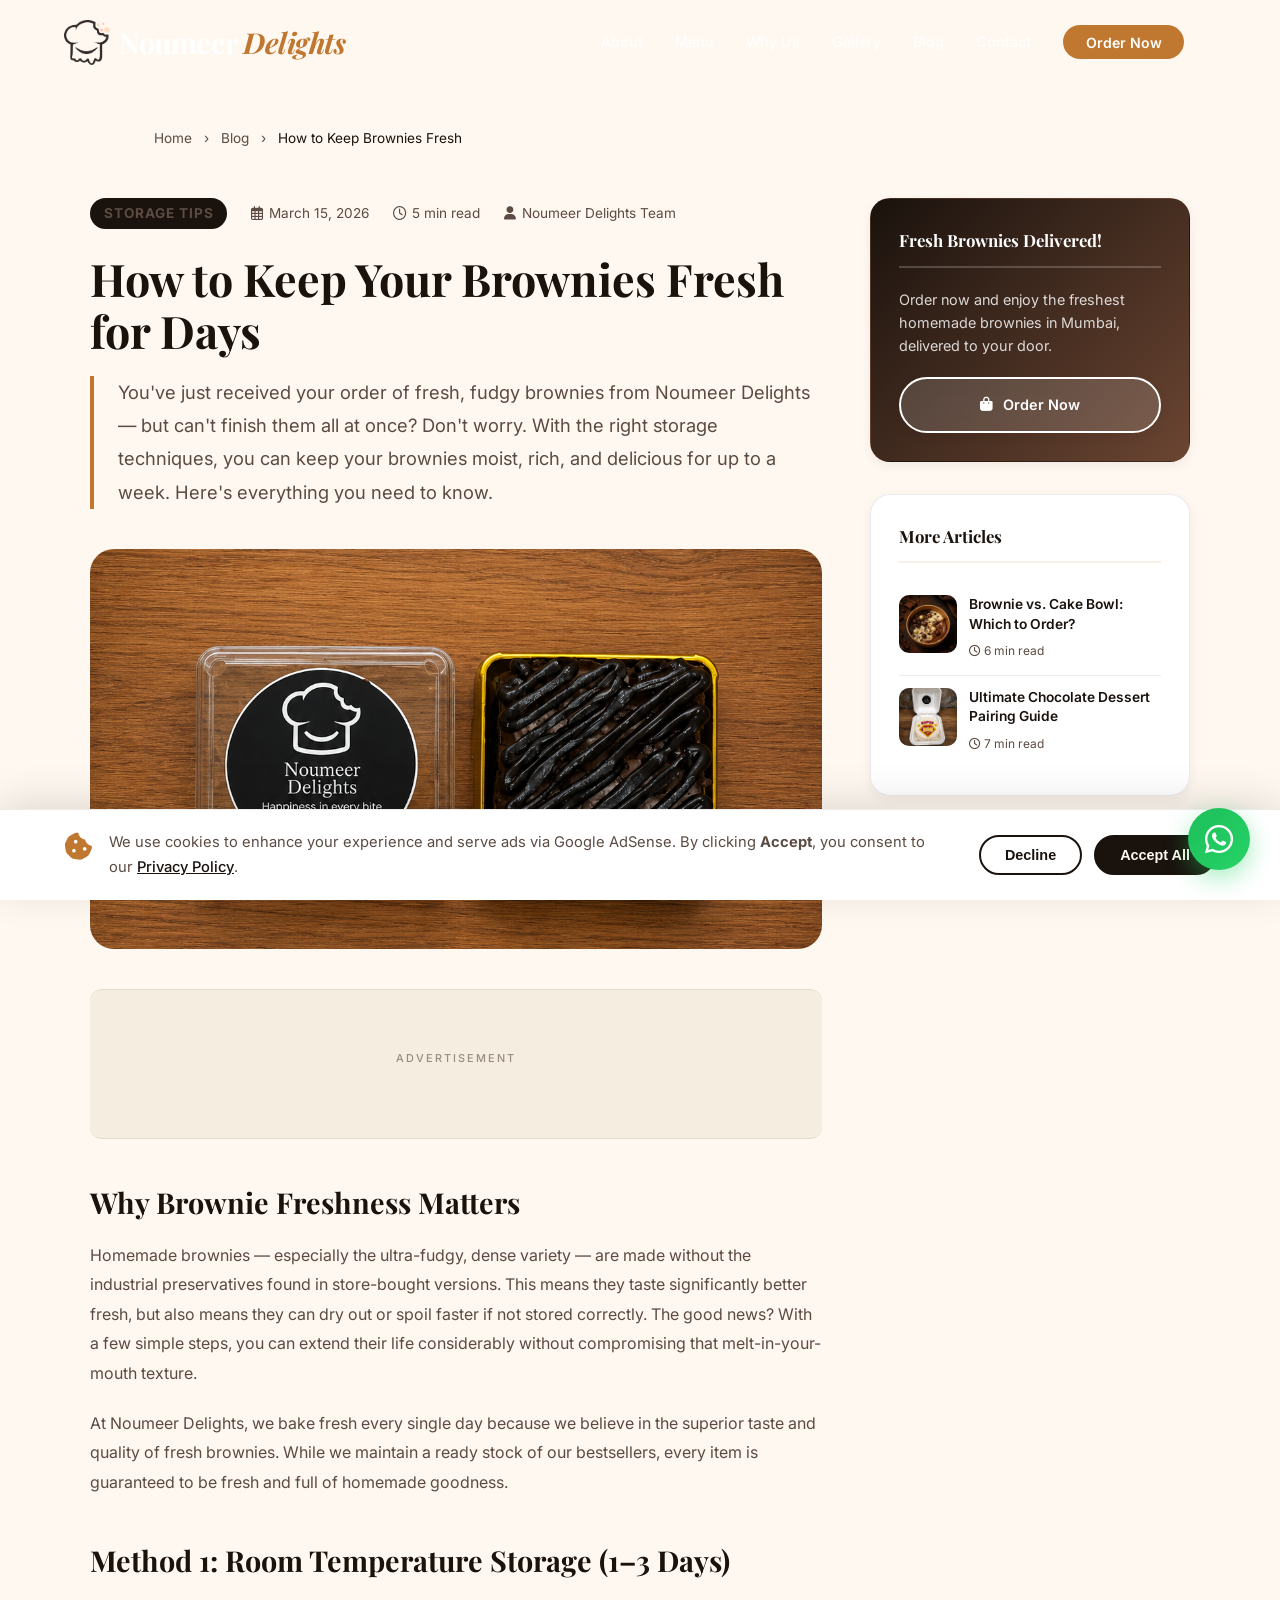
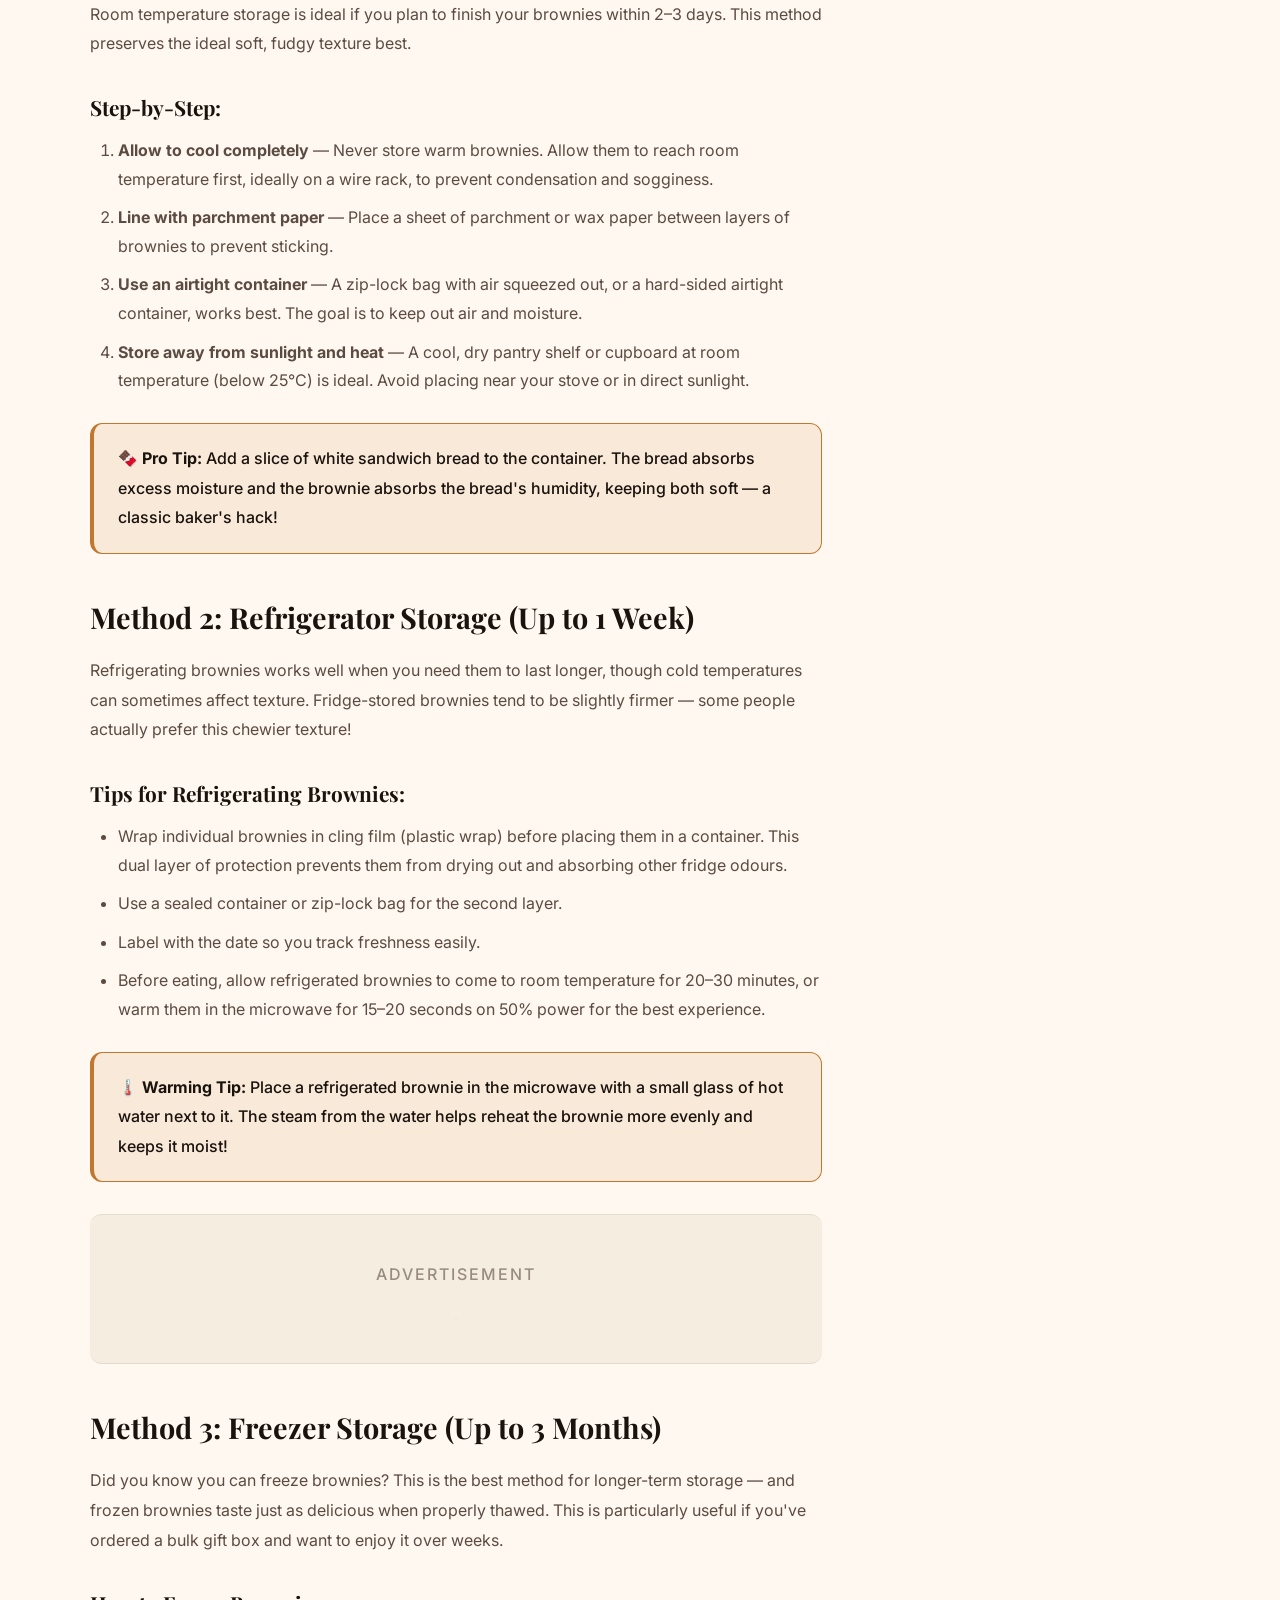
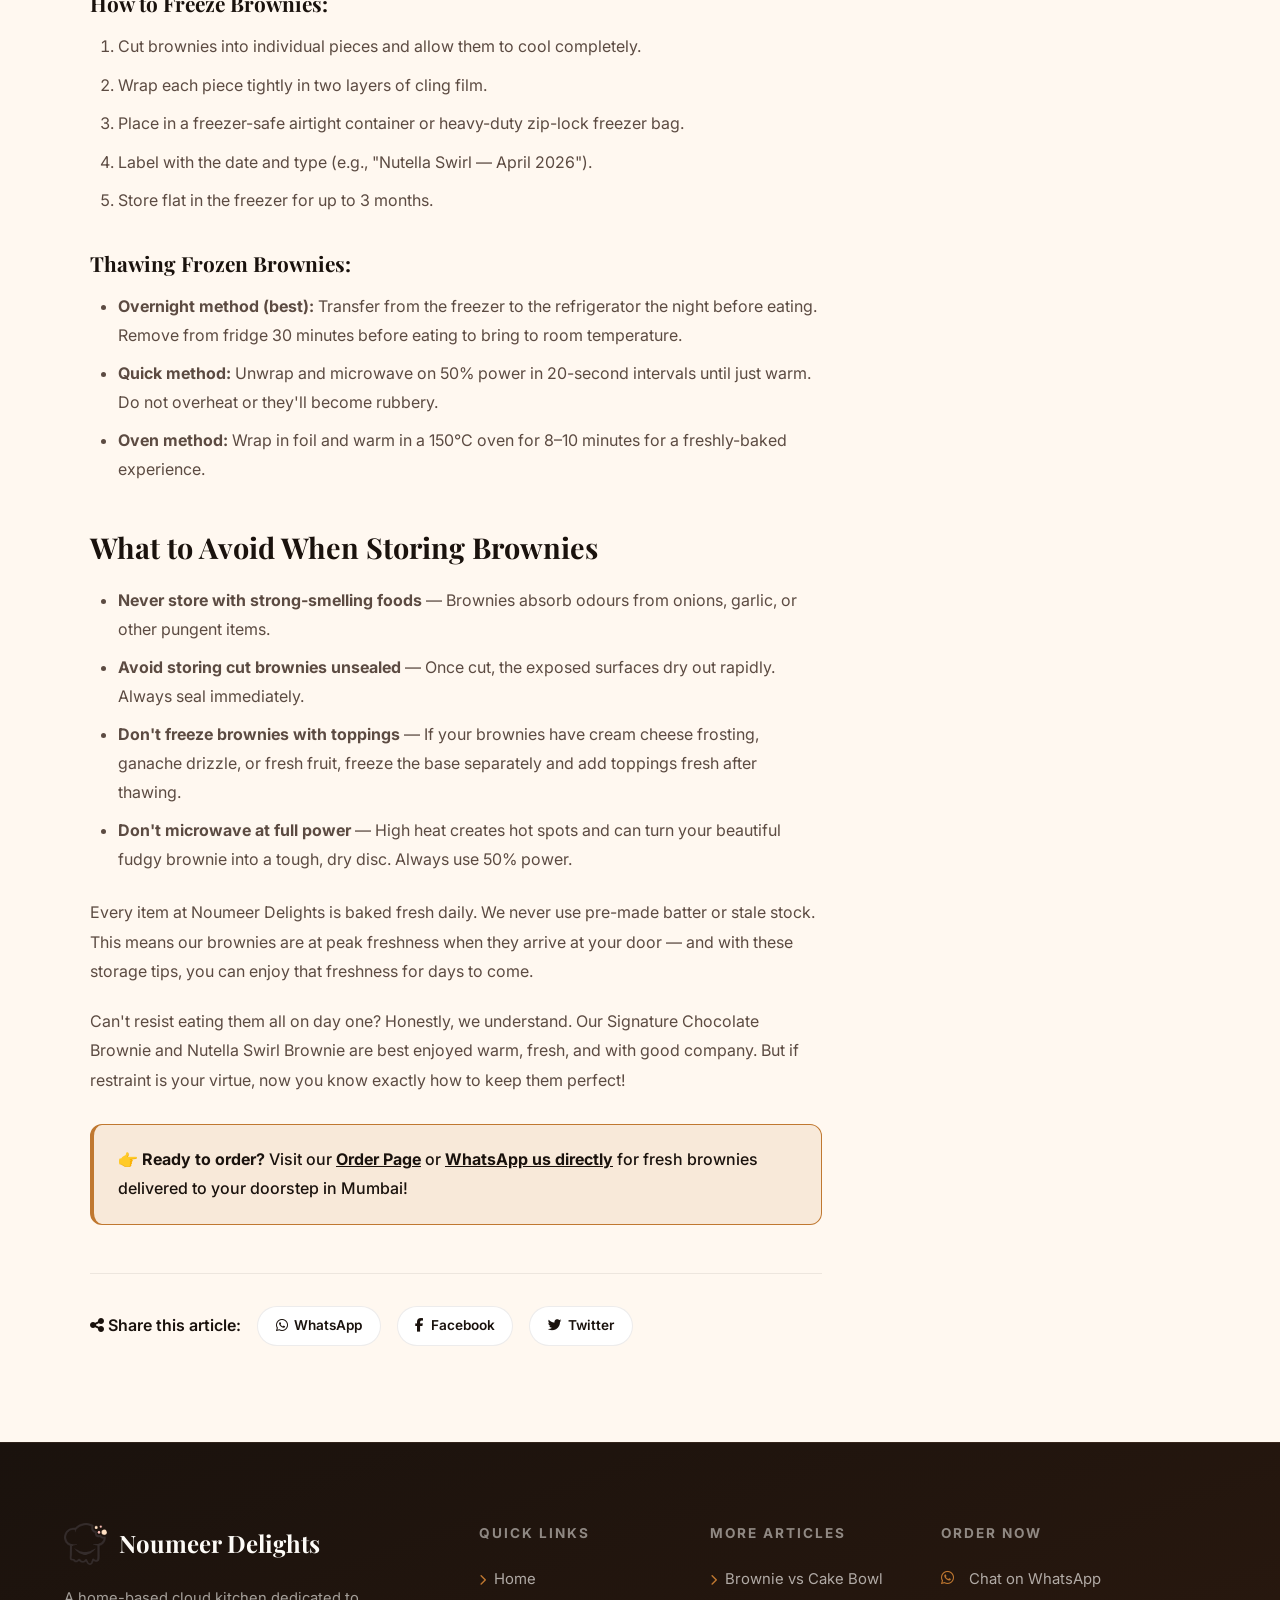
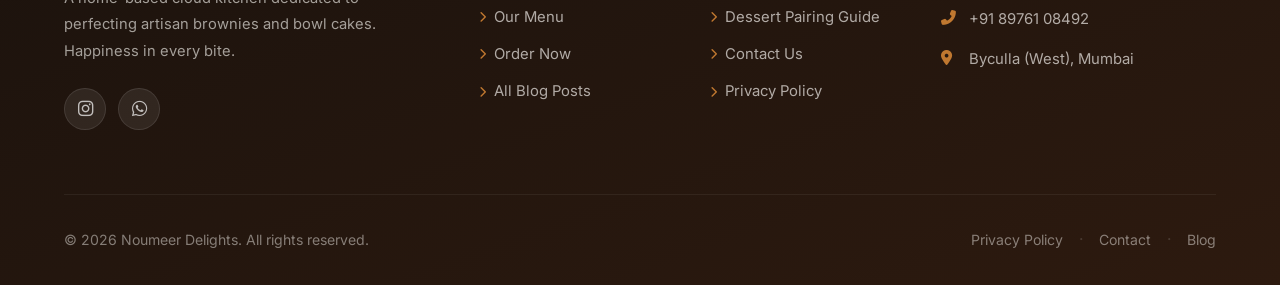
<file: blog-1.html>
<!DOCTYPE html>
<html lang="en">

<head>
  <meta charset="UTF-8">
  <meta name="viewport" content="width=device-width, initial-scale=1.0">
  <title>How to Keep Your Brownies Fresh for Days | Noumeer Delights Blog</title>
  <meta name="description"
    content="Learn the best methods to store homemade brownies and keep them fudgy, moist, and delicious for up to a week. Expert tips from Noumeer Delights, Mumbai's favourite cloud kitchen.">
  <meta name="robots" content="index, follow">
  <link rel="canonical" href="https://www.noumeer.com/blog-1.html">
  <meta name="google-adsense-account" content="ca-pub-XXXXXXXXXXXXXXXX">

  <meta property="og:title" content="How to Keep Your Brownies Fresh for Days — Noumeer Delights">
  <meta property="og:description"
    content="Expert brownie storage tips — room temperature, fridge, and freezer methods to keep your brownies fudgy for up to a week.">
  <meta property="og:type" content="article">
  <meta property="og:url" content="https://www.noumeer.com/blog-1.html">
  <meta property="og:image" content="assets/images/Brownie/Classic.png">

  <link rel="preconnect" href="https://fonts.googleapis.com">
  <link rel="preconnect" href="https://fonts.gstatic.com" crossorigin>
  <link
    href="https://fonts.googleapis.com/css2?family=Inter:wght@300;400;500;600;700;800&family=Playfair+Display:ital,wght@0,400;0,600;0,700;1,400;1,700&display=swap"
    rel="stylesheet">
  <link rel="stylesheet" href="https://cdnjs.cloudflare.com/ajax/libs/font-awesome/6.4.0/css/all.min.css">
  <link rel="stylesheet" href="style.css">

  <style>
    .article-layout {
      display: grid;
      grid-template-columns: 1fr 320px;
      gap: 3rem;
      max-width: 1100px;
      margin: 0 auto;
    }

    .article-content {
      min-width: 0;
    }

    .article-header {
      margin-bottom: 2.5rem;
    }

    .article-meta {
      display: flex;
      align-items: center;
      gap: 1.5rem;
      flex-wrap: wrap;
      margin-bottom: 1.5rem;
    }

    .article-meta span {
      font-size: 0.85rem;
      color: var(--text-muted);
      display: flex;
      align-items: center;
      gap: 0.35rem;
    }

    .article-header h1 {
      font-size: 2.8rem;
      line-height: 1.15;
      margin-bottom: 1.25rem;
    }

    .article-lead {
      font-size: 1.15rem;
      color: var(--text-muted);
      line-height: 1.8;
      border-left: 4px solid var(--accent);
      padding-left: 1.5rem;
      margin-bottom: 2rem;
    }

    .article-hero-img {
      width: 100%;
      height: 400px;
      object-fit: cover;
      border-radius: 24px;
      margin-bottom: 2.5rem;
    }

    .article-body h2 {
      font-size: 1.8rem;
      margin: 2.5rem 0 1rem;
      color: var(--primary);
    }

    .article-body h3 {
      font-size: 1.3rem;
      margin: 2rem 0 0.75rem;
      color: var(--primary);
    }

    .article-body p {
      font-size: 1rem;
      color: var(--text-muted);
      line-height: 1.85;
      margin-bottom: 1.25rem;
    }

    .article-body ul,
    .article-body ol {
      padding-left: 1.75rem;
      margin-bottom: 1.5rem;
    }

    .article-body li {
      font-size: 1rem;
      color: var(--text-muted);
      line-height: 1.8;
      margin-bottom: 0.6rem;
    }

    .article-body ul {
      list-style: disc;
    }

    .article-body ol {
      list-style: decimal;
    }

    .tip-box {
      background: var(--accent-muted);
      border: 1px solid var(--accent);
      border-left: 4px solid var(--accent);
      border-radius: 12px;
      padding: 1.25rem 1.5rem;
      margin: 1.75rem 0;
    }

    .tip-box p {
      margin: 0;
      color: var(--primary);
      font-weight: 500;
    }

    .tip-box p strong {
      color: var(--primary);
    }

    .share-section {
      margin-top: 3rem;
      padding-top: 2rem;
      border-top: 1px solid var(--border);
      display: flex;
      align-items: center;
      gap: 1rem;
      flex-wrap: wrap;
    }

    .share-section p {
      font-weight: 600;
      color: var(--primary);
      margin: 0;
    }

    .share-btn {
      display: inline-flex;
      align-items: center;
      gap: 0.4rem;
      padding: 0.5rem 1.1rem;
      border-radius: 50px;
      font-size: 0.85rem;
      font-weight: 600;
      transition: all var(--transition);
      border: 1px solid var(--border);
      background: var(--card-bg);
      color: var(--text-main);
    }

    .share-btn:hover {
      background: var(--primary);
      color: var(--bg-color);
      border-color: var(--primary);
    }

    /* Sidebar */
    .blog-article-sidebar {
      position: sticky;
      top: 120px;
      display: flex;
      flex-direction: column;
      gap: 2rem;
    }

    .sidebar-card {
      background: var(--card-bg);
      border: 1px solid var(--border);
      border-radius: 20px;
      padding: 1.75rem;
      box-shadow: var(--shadow-sm);
    }

    .sidebar-card h3 {
      font-size: 1.05rem;
      margin-bottom: 1.25rem;
      padding-bottom: 0.75rem;
      border-bottom: 2px solid var(--accent-muted);
    }

    .sidebar-post {
      display: flex;
      gap: 0.75rem;
      align-items: flex-start;
      padding: 0.75rem 0;
      border-bottom: 1px solid var(--border);
    }

    .sidebar-post:last-child {
      border-bottom: none;
    }

    .sidebar-post img {
      width: 58px;
      height: 58px;
      object-fit: cover;
      border-radius: 10px;
      flex-shrink: 0;
    }

    .sidebar-post-text a {
      font-size: 0.86rem;
      font-weight: 600;
      color: var(--primary);
      line-height: 1.4;
      display: block;
      margin-bottom: 0.2rem;
    }

    .sidebar-post-text span {
      font-size: 0.75rem;
      color: var(--text-muted);
    }

    @media (max-width: 900px) {
      .article-layout {
        grid-template-columns: 1fr;
      }

      .blog-article-sidebar {
        position: static;
      }

      .article-header h1 {
        font-size: 2rem;
      }

      .article-hero-img {
        height: 240px;
      }
    }
  </style>
</head>

<body>
  <div id="scroll-progress"></div>

  <div id="cookie-banner" class="cookie-banner" role="dialog" aria-label="Cookie consent">
    <div class="cookie-inner">
      <div class="cookie-text">
        <i class="fas fa-cookie-bite cookie-icon"></i>
        <p>We use cookies to enhance your experience and serve ads via Google AdSense. By clicking
          <strong>Accept</strong>, you consent to our <a href="privacy.html">Privacy Policy</a>.</p>
      </div>
      <div class="cookie-actions">
        <button id="cookie-decline" class="cookie-btn cookie-btn--outline">Decline</button>
        <button id="cookie-accept" class="cookie-btn cookie-btn--primary">Accept All</button>
      </div>
    </div>
  </div>

  <!-- Header -->
  <header class="header" id="main-header">
    <a href="index.html" class="brand-logo">
      <img src="assets/images/logo.png" alt="Noumeer Delights Logo" class="logo-img"
        onerror="this.src='assets/images/logo.png'">
      <span class="brand-name">Noumeer <em>Delights</em></span>
    </a>
    <div class="header-right">
      <ul class="nav-links" id="nav-links">
        <li><a href="index.html#about">About</a></li>
        <li><a href="index.html#menu">Menu</a></li>
        <li><a href="index.html#why-us">Why Us</a></li>
        <li><a href="index.html#gallery">Gallery</a></li>
        <li><a href="blog.html">Blog</a></li>
        <li><a href="contact.html">Contact</a></li>
        <li><a href="index.html#order" class="nav-cta-btn">Order Now</a></li>
      </ul>
      <div class="header-controls">
        <div class="menu-toggle" id="mobile-menu" aria-label="Toggle mobile menu">
          <span></span><span></span><span></span>
        </div>
      </div>
    </div>
  </header>
  <div class="nav-backdrop" id="nav-backdrop"></div>

  <!-- Breadcrumb -->
  <nav style="padding: 8rem 5% 1rem; max-width: 1100px; margin: 0 auto; font-size: 0.85rem; color: var(--text-muted);"
    aria-label="Breadcrumb">
    <a href="index.html" style="color: var(--text-muted);">Home</a>
    <span style="margin: 0 0.5rem;">›</span>
    <a href="blog.html" style="color: var(--text-muted);">Blog</a>
    <span style="margin: 0 0.5rem;">›</span>
    <span style="color: var(--primary);">How to Keep Brownies Fresh</span>
  </nav>

  <!-- Article -->
  <section class="section" style="padding-top: 2rem; padding-bottom: 6rem;">
    <div class="article-layout">

      <!-- Main Content -->
      <article class="article-content">
        <div class="article-header">
          <div class="article-meta">
            <span class="blog-tag" style="position: static;">Storage Tips</span>
            <span><i class="far fa-calendar-alt"></i> March 15, 2026</span>
            <span><i class="far fa-clock"></i> 5 min read</span>
            <span><i class="fas fa-user"></i> Noumeer Delights Team</span>
          </div>
          <h1>How to Keep Your Brownies Fresh for Days</h1>
          <p class="article-lead">You've just received your order of fresh, fudgy brownies from Noumeer Delights — but
            can't finish them all at once? Don't worry. With the right storage techniques, you can keep your brownies
            moist, rich, and delicious for up to a week. Here's everything you need to know.</p>
        </div>

        <img src="assets/images/Brownie/Classic.png" alt="Stack of fresh Noumeer Delights chocolate brownies"
          class="article-hero-img" loading="eager">

        <!-- Ad Slot 1 -->
        <div class="ad-container ad-content" style="border-radius: 12px; margin: 0 0 2rem;">
          <p class="ad-label">Advertisement</p>
          <ins class="adsbygoogle" style="display:block; text-align:center;" data-ad-layout="in-article"
            data-ad-format="fluid" data-ad-client="ca-pub-XXXXXXXXXXXXXXXX" data-ad-slot="XXXXXXXXXX">
          </ins>
        </div>

        <div class="article-body">
          <h2>Why Brownie Freshness Matters</h2>
          <p>Homemade brownies — especially the ultra-fudgy, dense variety — are made without the industrial
            preservatives found in store-bought versions. This means they taste significantly better fresh, but also
            means they can dry out or spoil faster if not stored correctly. The good news? With a few simple steps, you
            can extend their life considerably without compromising that melt-in-your-mouth texture.</p>

          <p>At Noumeer Delights, we bake fresh every single day because we believe in the superior taste and
            quality of fresh brownies. While we maintain a ready stock of our bestsellers, every item is guaranteed to be fresh and full of homemade goodness.</p>

          <h2>Method 1: Room Temperature Storage (1–3 Days)</h2>
          <p>Room temperature storage is ideal if you plan to finish your brownies within 2–3 days. This method
            preserves the ideal soft, fudgy texture best.</p>

          <h3>Step-by-Step:</h3>
          <ol>
            <li><strong>Allow to cool completely</strong> — Never store warm brownies. Allow them to reach room
              temperature first, ideally on a wire rack, to prevent condensation and sogginess.</li>
            <li><strong>Line with parchment paper</strong> — Place a sheet of parchment or wax paper between layers of
              brownies to prevent sticking.</li>
            <li><strong>Use an airtight container</strong> — A zip-lock bag with air squeezed out, or a hard-sided
              airtight container, works best. The goal is to keep out air and moisture.</li>
            <li><strong>Store away from sunlight and heat</strong> — A cool, dry pantry shelf or cupboard at room
              temperature (below 25°C) is ideal. Avoid placing near your stove or in direct sunlight.</li>
          </ol>

          <div class="tip-box">
            <p><strong>🍫 Pro Tip:</strong> Add a slice of white sandwich bread to the container. The bread absorbs
              excess moisture and the brownie absorbs the bread's humidity, keeping both soft — a classic baker's hack!
            </p>
          </div>

          <h2>Method 2: Refrigerator Storage (Up to 1 Week)</h2>
          <p>Refrigerating brownies works well when you need them to last longer, though cold temperatures can sometimes
            affect texture. Fridge-stored brownies tend to be slightly firmer — some people actually prefer this chewier
            texture!</p>

          <h3>Tips for Refrigerating Brownies:</h3>
          <ul>
            <li>Wrap individual brownies in cling film (plastic wrap) before placing them in a container. This dual
              layer of protection prevents them from drying out and absorbing other fridge odours.</li>
            <li>Use a sealed container or zip-lock bag for the second layer.</li>
            <li>Label with the date so you track freshness easily.</li>
            <li>Before eating, allow refrigerated brownies to come to room temperature for 20–30 minutes, or warm them
              in the microwave for 15–20 seconds on 50% power for the best experience.</li>
          </ul>

          <div class="tip-box">
            <p><strong>🌡️ Warming Tip:</strong> Place a refrigerated brownie in the microwave with a small glass of hot
              water next to it. The steam from the water helps reheat the brownie more evenly and keeps it moist!</p>
          </div>

          <!-- Mid-article Ad -->
          <div class="ad-container ad-content" style="border-radius: 12px; margin: 2rem 0;">
            <p class="ad-label">Advertisement</p>
            <ins class="adsbygoogle" style="display:block; text-align:center;" data-ad-layout="in-article"
              data-ad-format="fluid" data-ad-client="ca-pub-XXXXXXXXXXXXXXXX" data-ad-slot="XXXXXXXXXX">
            </ins>
          </div>

          <h2>Method 3: Freezer Storage (Up to 3 Months)</h2>
          <p>Did you know you can freeze brownies? This is the best method for longer-term storage — and frozen brownies
            taste just as delicious when properly thawed. This is particularly useful if you've ordered a bulk gift box
            and want to enjoy it over weeks.</p>

          <h3>How to Freeze Brownies:</h3>
          <ol>
            <li>Cut brownies into individual pieces and allow them to cool completely.</li>
            <li>Wrap each piece tightly in two layers of cling film.</li>
            <li>Place in a freezer-safe airtight container or heavy-duty zip-lock freezer bag.</li>
            <li>Label with the date and type (e.g., "Nutella Swirl — April 2026").</li>
            <li>Store flat in the freezer for up to 3 months.</li>
          </ol>

          <h3>Thawing Frozen Brownies:</h3>
          <ul>
            <li><strong>Overnight method (best):</strong> Transfer from the freezer to the refrigerator the night before
              eating. Remove from fridge 30 minutes before eating to bring to room temperature.</li>
            <li><strong>Quick method:</strong> Unwrap and microwave on 50% power in 20-second intervals until just warm.
              Do not overheat or they'll become rubbery.</li>
            <li><strong>Oven method:</strong> Wrap in foil and warm in a 150°C oven for 8–10 minutes for a freshly-baked
              experience.</li>
          </ul>

          <h2>What to Avoid When Storing Brownies</h2>
          <ul>
            <li><strong>Never store with strong-smelling foods</strong> — Brownies absorb odours from onions, garlic, or
              other pungent items.</li>
            <li><strong>Avoid storing cut brownies unsealed</strong> — Once cut, the exposed surfaces dry out rapidly.
              Always seal immediately.</li>
            <li><strong>Don't freeze brownies with toppings</strong> — If your brownies have cream cheese frosting,
              ganache drizzle, or fresh fruit, freeze the base separately and add toppings fresh after thawing.</li>
            <li><strong>Don't microwave at full power</strong> — High heat creates hot spots and can turn your beautiful
              fudgy brownie into a tough, dry disc. Always use 50% power.</li>
          </ul>

          <p>Every item at Noumeer Delights is baked fresh daily. We never use pre-made batter or stale
            stock. This means our brownies are at peak freshness when they arrive at your door — and with these
            storage tips, you can enjoy that freshness for days to come.</p>

          <p>Can't resist eating them all on day one? Honestly, we understand. Our Signature Chocolate Brownie and
            Nutella Swirl Brownie are best enjoyed warm, fresh, and with good company. But if restraint is your virtue,
            now you know exactly how to keep them perfect!</p>

          <div class="tip-box">
            <p><strong>👉 Ready to order?</strong> Visit our <a href="index.html#order"
                style="color: var(--primary); font-weight: 700; text-decoration: underline;">Order Page</a> or <a
                href="https://wa.me/918976108492"
                style="color: var(--primary); font-weight: 700; text-decoration: underline;" target="_blank"
                rel="noopener">WhatsApp us directly</a> for fresh brownies delivered to your doorstep in Mumbai!</p>
          </div>

          <!-- Share -->
          <div class="share-section">
            <p><i class="fas fa-share-alt"></i> Share this article:</p>
            <a href="https://wa.me/?text=Check%20out%20this%20helpful%20brownie%20storage%20guide%20from%20Noumeer%20Delights!%20https%3A%2F%2Fwww.noumeer.com%2Fblog-1.html"
              target="_blank" rel="noopener" class="share-btn"><i class="fab fa-whatsapp"></i> WhatsApp</a>
            <a href="https://www.facebook.com/sharer/sharer.php?u=https://www.noumeer.com/blog-1.html" target="_blank"
              rel="noopener" class="share-btn"><i class="fab fa-facebook-f"></i> Facebook</a>
            <a href="https://twitter.com/intent/tweet?text=How%20to%20Keep%20Brownies%20Fresh%20for%20Days%20-%20Great%20tips%20from%20%40noumeerdelights!%20https://www.noumeer.com/blog-1.html"
              target="_blank" rel="noopener" class="share-btn"><i class="fab fa-twitter"></i> Twitter</a>
          </div>
        </div>
      </article>

      <!-- Sidebar -->
      <aside class="blog-article-sidebar">
        <div class="sidebar-card"
          style="background: linear-gradient(135deg, var(--primary), #6B4532); border-color: transparent;">
          <h3 style="color: #fff; border-color: rgba(255,255,255,0.2);">Fresh Brownies Delivered!</h3>
          <p style="color: rgba(255,255,255,0.82); font-size: 0.9rem; margin-bottom: 1.25rem;">Order now and enjoy the
            freshest homemade brownies in Mumbai, delivered to your door.</p>
          <a href="index.html#order" class="btn btn-ghost"
            style="width: 100%; justify-content: center; border-color: #fff; color: #fff; font-size: 0.9rem;">
            <i class="fas fa-shopping-bag"></i> Order Now
          </a>
        </div>

        <div class="sidebar-card">
          <h3>More Articles</h3>
          <div class="sidebar-post">
            <img src="assets/images/Bowl Cake/Chocolate Overloaded.jpeg" alt="Brownie vs Cake Bowl" loading="lazy">
            <div class="sidebar-post-text">
              <a href="blog-2.html">Brownie vs. Cake Bowl: Which to Order?</a>
              <span><i class="far fa-clock"></i> 6 min read</span>
            </div>
          </div>
          <div class="sidebar-post">
            <img src="assets/images/Bento/Bento2.png" alt="Chocolate Dessert Pairing Guide" loading="lazy">
            <div class="sidebar-post-text">
              <a href="blog-3.html">Ultimate Chocolate Dessert Pairing Guide</a>
              <span><i class="far fa-clock"></i> 7 min read</span>
            </div>
          </div>
        </div>

        <div class="sidebar-card" style="padding: 1rem; text-align: center;">
          <p class="ad-label">Advertisement</p>
          <ins class="adsbygoogle" style="display:block" data-ad-client="ca-pub-XXXXXXXXXXXXXXXX"
            data-ad-slot="XXXXXXXXXX" data-ad-format="auto" data-full-width-responsive="true">
          </ins>
        </div>
      </aside>
    </div>
  </section>

  <!-- Footer -->
  <footer class="footer">
    <div class="footer-container">
      <div class="footer__top">
        <div class="footer-col footer-col--brand">
          <div class="footer__brand">
            <img src="assets/images/logo.png" alt="Noumeer Delights Logo" class="footer__logo"
              onerror="this.src='assets/images/logo.png'">
            <h4>Noumeer Delights</h4>
          </div>
          <p class="footer__about">A home-based cloud kitchen dedicated to perfecting artisan brownies and bowl cakes.
            Happiness in every bite.</p>
          <div class="footer__socials">
            <a href="https://www.instagram.com/noumeer_delights/" target="_blank" rel="noopener noreferrer"
              aria-label="Instagram"><i class="fab fa-instagram"></i></a>
            <a href="https://wa.me/918976108492" target="_blank" rel="noopener noreferrer" aria-label="WhatsApp"><i
                class="fab fa-whatsapp"></i></a>
          </div>
        </div>
        <div class="footer-col">
          <h4 class="footer__heading">Quick Links</h4>
          <ul class="footer__links">
            <li><a href="index.html"><i class="fas fa-chevron-right"></i> Home</a></li>
            <li><a href="index.html#menu"><i class="fas fa-chevron-right"></i> Our Menu</a></li>
            <li><a href="index.html#order"><i class="fas fa-chevron-right"></i> Order Now</a></li>
            <li><a href="blog.html"><i class="fas fa-chevron-right"></i> All Blog Posts</a></li>
          </ul>
        </div>
        <div class="footer-col">
          <h4 class="footer__heading">More Articles</h4>
          <ul class="footer__links">
            <li><a href="blog-2.html"><i class="fas fa-chevron-right"></i> Brownie vs Cake Bowl</a></li>
            <li><a href="blog-3.html"><i class="fas fa-chevron-right"></i> Dessert Pairing Guide</a></li>
            <li><a href="contact.html"><i class="fas fa-chevron-right"></i> Contact Us</a></li>
            <li><a href="privacy.html"><i class="fas fa-chevron-right"></i> Privacy Policy</a></li>
          </ul>
        </div>
        <div class="footer-col">
          <h4 class="footer__heading">Order Now</h4>
          <ul class="footer__contact-list">
            <li><i class="fab fa-whatsapp"></i><a href="https://wa.me/918976108492" target="_blank" rel="noopener">Chat
                on WhatsApp</a></li>
            <li><i class="fas fa-phone-alt"></i><a href="tel:+918976108492">+91 89761 08492</a></li>
            <li><i class="fas fa-map-marker-alt"></i><span>Byculla (West), Mumbai</span></li>
          </ul>
        </div>
      </div>
      <div class="footer__bottom">
        <p class="footer__copy">© 2026 Noumeer Delights. All rights reserved.</p>
        <div class="footer__legal">
          <a href="privacy.html">Privacy Policy</a><span>·</span>
          <a href="contact.html">Contact</a><span>·</span>
          <a href="blog.html">Blog</a>
        </div>
      </div>
    </div>
  </footer>

  <a href="https://wa.me/918976108492" class="whatsapp-float" target="_blank" rel="noopener noreferrer"
    title="Chat with us on WhatsApp" aria-label="WhatsApp">
    <i class="fab fa-whatsapp"></i>
    <span class="whatsapp-tooltip">Order Now!</span>
  </a>

  <script src="script.js"></script>
</body>

</html>
</file>
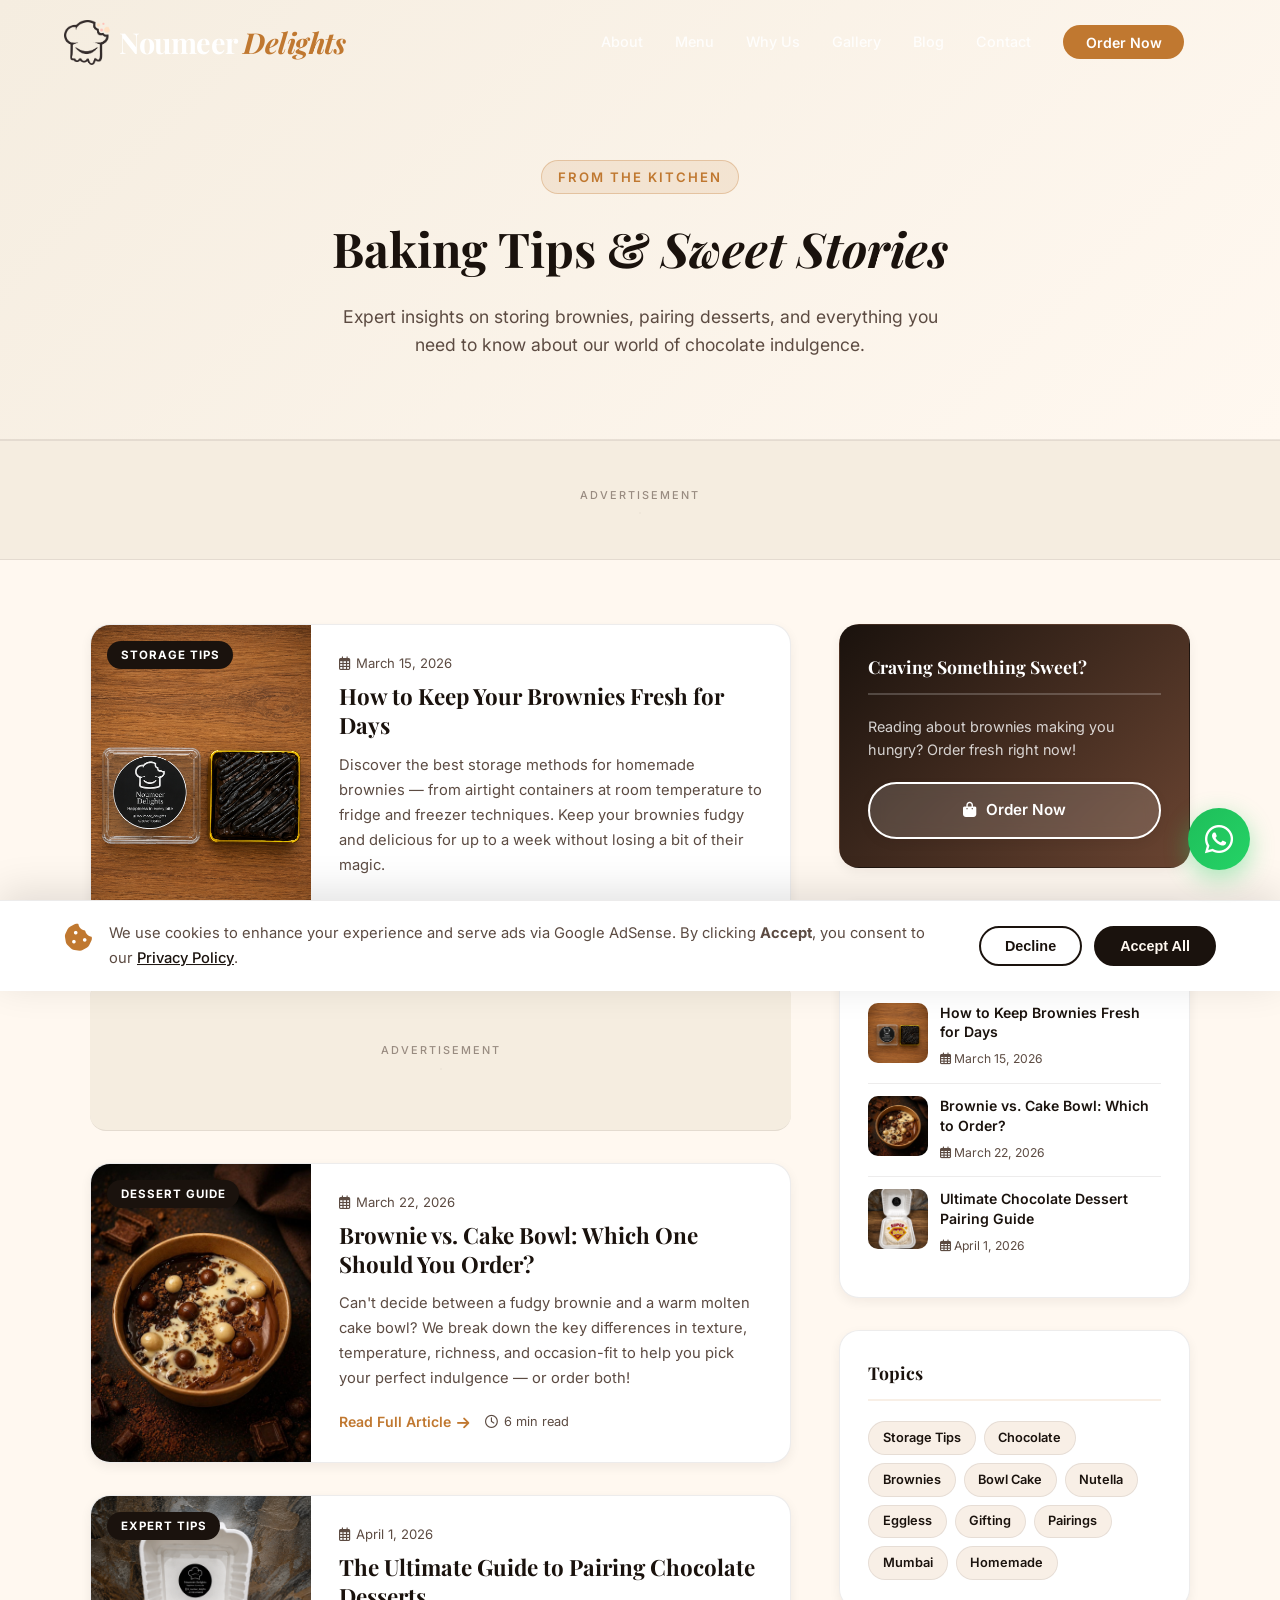
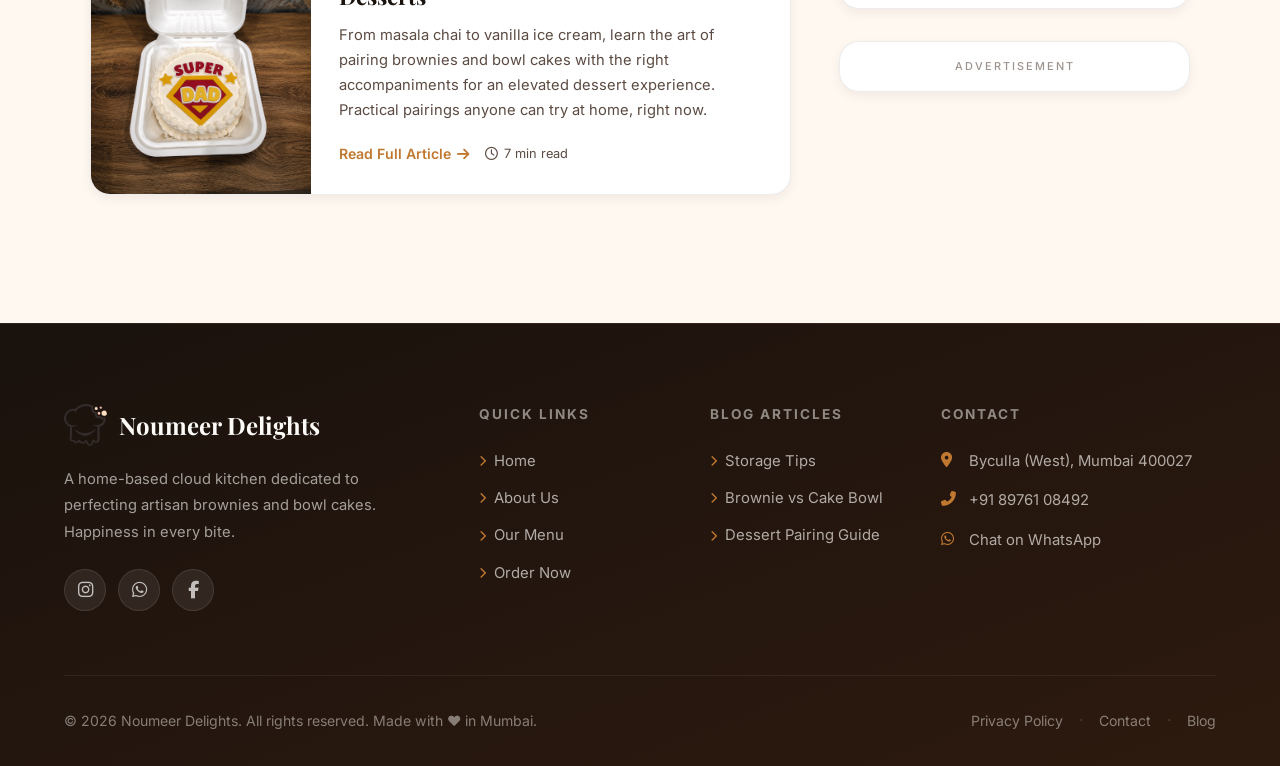
<file: blog.html>
<!DOCTYPE html>
<html lang="en">

<head>
  <meta charset="UTF-8">
  <meta name="viewport" content="width=device-width, initial-scale=1.0">
  <title>Blog | Noumeer Delights — Brownie Tips, Dessert Guides & Baking Secrets</title>
  <meta name="description"
    content="Read Noumeer Delights' baking blog — expert tips on storing brownies, dessert pairing guides, and the difference between brownies and cake bowls. Mumbai's favourite cloud kitchen.">
  <meta name="robots" content="index, follow">
  <link rel="canonical" href="https://www.noumeer.com/blog.html">
  <meta name="google-adsense-account" content="ca-pub-XXXXXXXXXXXXXXXX">

  <meta property="og:title" content="Noumeer Delights Blog — Sweet Tips & Dessert Guides">
  <meta property="og:description"
    content="Expert brownie tips, chocolate dessert pairing guides, and baking secrets from Mumbai's favourite cloud kitchen.">
  <meta property="og:type" content="website">
  <meta property="og:url" content="https://www.noumeer.com/blog.html">

  <link rel="preconnect" href="https://fonts.googleapis.com">
  <link rel="preconnect" href="https://fonts.gstatic.com" crossorigin>
  <link
    href="https://fonts.googleapis.com/css2?family=Inter:wght@300;400;500;600;700;800&family=Playfair+Display:ital,wght@0,400;0,600;0,700;1,400;1,700&display=swap"
    rel="stylesheet">
  <link rel="stylesheet" href="https://cdnjs.cloudflare.com/ajax/libs/font-awesome/6.4.0/css/all.min.css">
  <link rel="stylesheet" href="style.css">

  <style>
    .blog-listing-grid {
      display: grid;
      grid-template-columns: 2fr 1fr;
      gap: 3rem;
      max-width: 1100px;
      margin: 0 auto;
      align-items: start;
    }

    .blog-main-list {
      display: flex;
      flex-direction: column;
      gap: 2rem;
    }

    .blog-list-card {
      background: var(--card-bg);
      border: 1px solid var(--border);
      border-radius: 20px;
      overflow: hidden;
      display: flex;
      gap: 0;
      box-shadow: var(--shadow-sm);
      transition: all var(--transition);
    }

    .blog-list-card:hover {
      transform: translateY(-6px);
      box-shadow: var(--shadow-lg);
      border-color: var(--accent);
    }

    .blog-list-img {
      width: 220px;
      flex-shrink: 0;
      position: relative;
      overflow: hidden;
    }

    .blog-list-img img {
      width: 100%;
      height: 100%;
      object-fit: cover;
      border-radius: 0;
      transition: transform 0.6s ease;
    }

    .blog-list-card:hover .blog-list-img img {
      transform: scale(1.07);
    }

    .blog-list-img .blog-tag {
      position: absolute;
      top: 1rem;
      left: 1rem;
    }

    .blog-list-body {
      padding: 1.75rem;
      display: flex;
      flex-direction: column;
      justify-content: center;
    }

    .blog-list-body .blog-date {
      margin-bottom: 0.5rem;
    }

    .blog-list-body h2 {
      font-size: 1.4rem;
      margin-bottom: 0.75rem;
      line-height: 1.3;
    }

    .blog-list-body p {
      font-size: 0.92rem;
      color: var(--text-muted);
      line-height: 1.7;
      margin-bottom: 1.25rem;
    }

    .blog-list-meta {
      display: flex;
      align-items: center;
      gap: 1rem;
      margin-top: auto;
    }

    .read-time {
      font-size: 0.8rem;
      color: var(--text-muted);
      display: flex;
      align-items: center;
      gap: 0.35rem;
    }

    /* Sidebar */
    .blog-sidebar {
      position: sticky;
      top: 120px;
      display: flex;
      flex-direction: column;
      gap: 2rem;
    }

    .sidebar-card {
      background: var(--card-bg);
      border: 1px solid var(--border);
      border-radius: 20px;
      padding: 1.75rem;
      box-shadow: var(--shadow-sm);
    }

    .sidebar-card h3 {
      font-size: 1.1rem;
      margin-bottom: 1.25rem;
      padding-bottom: 0.75rem;
      border-bottom: 2px solid var(--accent-muted);
    }

    .sidebar-post {
      display: flex;
      gap: 0.75rem;
      align-items: flex-start;
      padding: 0.75rem 0;
      border-bottom: 1px solid var(--border);
      transition: opacity var(--transition);
    }

    .sidebar-post:last-child {
      border-bottom: none;
    }

    .sidebar-post:hover {
      opacity: 0.8;
    }

    .sidebar-post img {
      width: 60px;
      height: 60px;
      object-fit: cover;
      border-radius: 10px;
      flex-shrink: 0;
    }

    .sidebar-post-text a {
      font-size: 0.88rem;
      font-weight: 600;
      color: var(--primary);
      line-height: 1.4;
      display: block;
      margin-bottom: 0.2rem;
    }

    .sidebar-post-text span {
      font-size: 0.76rem;
      color: var(--text-muted);
    }

    .tag-cloud {
      display: flex;
      flex-wrap: wrap;
      gap: 0.5rem;
    }

    .tag-pill {
      padding: 0.35rem 0.85rem;
      border-radius: 50px;
      background: var(--accent-muted);
      color: var(--primary);
      font-size: 0.8rem;
      font-weight: 600;
      border: 1px solid var(--border);
      transition: all var(--transition);
      cursor: default;
    }

    .tag-pill:hover {
      background: var(--primary);
      color: var(--bg-color);
    }

    @media (max-width: 900px) {
      .blog-listing-grid {
        grid-template-columns: 1fr;
      }

      .blog-sidebar {
        position: static;
      }

      .blog-list-card {
        flex-direction: column;
      }

      .blog-list-img {
        width: 100%;
        height: 200px;
      }
    }
  </style>
</head>

<body>
  <div id="scroll-progress"></div>

  <div id="cookie-banner" class="cookie-banner" role="dialog" aria-label="Cookie consent">
    <div class="cookie-inner">
      <div class="cookie-text">
        <i class="fas fa-cookie-bite cookie-icon"></i>
        <p>We use cookies to enhance your experience and serve ads via Google AdSense. By clicking
          <strong>Accept</strong>, you consent to our <a href="privacy.html">Privacy Policy</a>.
        </p>
      </div>
      <div class="cookie-actions">
        <button id="cookie-decline" class="cookie-btn cookie-btn--outline">Decline</button>
        <button id="cookie-accept" class="cookie-btn cookie-btn--primary">Accept All</button>
      </div>
    </div>
  </div>

  <!-- Header -->
  <header class="header" id="main-header">
    <a href="index.html" class="brand-logo">
      <img src="assets/images/logo.png" alt="Noumeer Delights Logo" class="logo-img"
        onerror="this.src='assets/images/logo.png'">
      <span class="brand-name">Noumeer <em>Delights</em></span>
    </a>
    <div class="header-right">
      <ul class="nav-links" id="nav-links">
        <li><a href="index.html#about">About</a></li>
        <li><a href="index.html#menu">Menu</a></li>
        <li><a href="index.html#why-us">Why Us</a></li>
        <li><a href="index.html#gallery">Gallery</a></li>
        <li><a href="blog.html">Blog</a></li>
        <li><a href="contact.html">Contact</a></li>
        <li><a href="index.html#order" class="nav-cta-btn">Order Now</a></li>
      </ul>
      <div class="header-controls">
        <div class="menu-toggle" id="mobile-menu" aria-label="Toggle mobile menu">
          <span></span><span></span><span></span>
        </div>
      </div>
    </div>
  </header>
  <div class="nav-backdrop" id="nav-backdrop"></div>

  <!-- Page Hero -->
  <div class="page-hero">
    <span class="page-hero-tag">From the Kitchen</span>
    <h1>Baking Tips & <em>Sweet Stories</em></h1>
    <p>Expert insights on storing brownies, pairing desserts, and everything you need to know about our world of
      chocolate indulgence.</p>
  </div>

  <!-- Ad Slot — Leaderboard -->
  <div class="ad-container ad-leaderboard">
    <p class="ad-label">Advertisement</p>
    <ins class="adsbygoogle" style="display:block" data-ad-client="ca-pub-XXXXXXXXXXXXXXXX" data-ad-slot="XXXXXXXXXX"
      data-ad-format="auto" data-full-width-responsive="true">
    </ins>
  </div>

  <!-- Blog Content -->
  <section class="section" style="padding-top: 4rem;">
    <div class="blog-listing-grid">

      <!-- Main Articles -->
      <main class="blog-main-list">
        <article class="blog-list-card reveal">
          <div class="blog-list-img">
            <img src="assets/images/Brownie/Classic.png" alt="How to keep brownies fresh for days" loading="lazy">
            <span class="blog-tag">Storage Tips</span>
          </div>
          <div class="blog-list-body">
            <span class="blog-date"><i class="far fa-calendar-alt"></i> March 15, 2026</span>
            <h2>How to Keep Your Brownies Fresh for Days</h2>
            <p>Discover the best storage methods for homemade brownies — from airtight containers at room temperature to
              fridge and freezer techniques. Keep your brownies fudgy and delicious for up to a week without losing a
              bit of their magic.</p>
            <div class="blog-list-meta">
              <a href="blog-1.html" class="blog-read-more">Read Full Article <i class="fas fa-arrow-right"></i></a>
              <span class="read-time"><i class="far fa-clock"></i> 5 min read</span>
            </div>
          </div>
        </article>

        <!-- In-content Ad -->
        <div class="ad-container ad-content" style="border-radius: 16px; margin: 0;">
          <p class="ad-label">Advertisement</p>
          <ins class="adsbygoogle" style="display:block; text-align:center;" data-ad-layout="in-article"
            data-ad-format="fluid" data-ad-client="ca-pub-XXXXXXXXXXXXXXXX" data-ad-slot="XXXXXXXXXX">
          </ins>
        </div>

        <article class="blog-list-card reveal">
          <div class="blog-list-img">
            <img src="assets/images/Bowl Cake/Chocolate Overloaded.jpeg"
              alt="Brownie vs Cake Bowl — which should you order?" loading="lazy">
            <span class="blog-tag">Dessert Guide</span>
          </div>
          <div class="blog-list-body">
            <span class="blog-date"><i class="far fa-calendar-alt"></i> March 22, 2026</span>
            <h2>Brownie vs. Cake Bowl: Which One Should You Order?</h2>
            <p>Can't decide between a fudgy brownie and a warm molten cake bowl? We break down the key differences in
              texture, temperature, richness, and occasion-fit to help you pick your perfect indulgence — or order both!
            </p>
            <div class="blog-list-meta">
              <a href="blog-2.html" class="blog-read-more">Read Full Article <i class="fas fa-arrow-right"></i></a>
              <span class="read-time"><i class="far fa-clock"></i> 6 min read</span>
            </div>
          </div>
        </article>

        <article class="blog-list-card reveal">
          <div class="blog-list-img">
            <img src="assets/images/Bento/Bento2.png" alt="The ultimate guide to pairing chocolate desserts"
              loading="lazy">
            <span class="blog-tag">Expert Tips</span>
          </div>
          <div class="blog-list-body">
            <span class="blog-date"><i class="far fa-calendar-alt"></i> April 1, 2026</span>
            <h2>The Ultimate Guide to Pairing Chocolate Desserts</h2>
            <p>From masala chai to vanilla ice cream, learn the art of pairing brownies and bowl cakes with the right
              accompaniments for an elevated dessert experience. Practical pairings anyone can try at home, right now.
            </p>
            <div class="blog-list-meta">
              <a href="blog-3.html" class="blog-read-more">Read Full Article <i class="fas fa-arrow-right"></i></a>
              <span class="read-time"><i class="far fa-clock"></i> 7 min read</span>
            </div>
          </div>
        </article>
      </main>

      <!-- Sidebar -->
      <aside class="blog-sidebar">
        <!-- Order CTA -->
        <div class="sidebar-card"
          style="background: linear-gradient(135deg, var(--primary), #6B4532); border-color: transparent;">
          <h3 style="color: #fff; border-color: rgba(255,255,255,0.2);">Craving Something Sweet?</h3>
          <p style="color: rgba(255,255,255,0.8); font-size: 0.9rem; margin-bottom: 1.25rem;">Reading about brownies
            making you hungry? Order fresh right now!</p>
          <a href="index.html#order" class="btn btn-ghost"
            style="width: 100%; justify-content: center; border-color: #fff; color: #fff;">
            <i class="fas fa-shopping-bag"></i> Order Now
          </a>
        </div>

        <!-- Recent Posts -->
        <div class="sidebar-card">
          <h3>Recent Articles</h3>
          <div class="sidebar-post">
            <img src="assets/images/Brownie/Classic.png" alt="Brownie freshness tips" loading="lazy">
            <div class="sidebar-post-text">
              <a href="blog-1.html">How to Keep Brownies Fresh for Days</a>
              <span><i class="far fa-calendar-alt"></i> March 15, 2026</span>
            </div>
          </div>
          <div class="sidebar-post">
            <img src="assets/images/Bowl Cake/Chocolate Overloaded.jpeg" alt="Brownie vs cake bowl" loading="lazy">
            <div class="sidebar-post-text">
              <a href="blog-2.html">Brownie vs. Cake Bowl: Which to Order?</a>
              <span><i class="far fa-calendar-alt"></i> March 22, 2026</span>
            </div>
          </div>
          <div class="sidebar-post">
            <img src="assets/images/Bento/Bento2.png" alt="Chocolate dessert pairing guide" loading="lazy">
            <div class="sidebar-post-text">
              <a href="blog-3.html">Ultimate Chocolate Dessert Pairing Guide</a>
              <span><i class="far fa-calendar-alt"></i> April 1, 2026</span>
            </div>
          </div>
        </div>

        <!-- Tags -->
        <div class="sidebar-card">
          <h3>Topics</h3>
          <div class="tag-cloud">
            <span class="tag-pill">Storage Tips</span>
            <span class="tag-pill">Chocolate</span>
            <span class="tag-pill">Brownies</span>
            <span class="tag-pill">Bowl Cake</span>
            <span class="tag-pill">Nutella</span>
            <span class="tag-pill">Eggless</span>
            <span class="tag-pill">Gifting</span>
            <span class="tag-pill">Pairings</span>
            <span class="tag-pill">Mumbai</span>
            <span class="tag-pill">Homemade</span>
          </div>
        </div>

        <!-- Sidebar Ad -->
        <div class="sidebar-card" style="padding: 1rem; text-align: center;">
          <p class="ad-label">Advertisement</p>
          <ins class="adsbygoogle" style="display:block" data-ad-client="ca-pub-XXXXXXXXXXXXXXXX"
            data-ad-slot="XXXXXXXXXX" data-ad-format="auto" data-full-width-responsive="true">
          </ins>
        </div>
      </aside>
    </div>
  </section>

  <!-- Footer -->
  <footer class="footer">
    <div class="footer-container">
      <div class="footer__top">
        <div class="footer-col footer-col--brand">
          <div class="footer__brand">
            <img src="assets/images/logo.png" alt="Noumeer Delights Logo" class="footer__logo"
              onerror="this.src='assets/images/logo.png'">
            <h4>Noumeer Delights</h4>
          </div>
          <p class="footer__about">A home-based cloud kitchen dedicated to perfecting artisan brownies and bowl cakes.
            Happiness in every bite.</p>
          <div class="footer__socials">
            <a href="https://www.instagram.com/noumeer_delights/" target="_blank" rel="noopener noreferrer"
              aria-label="Instagram"><i class="fab fa-instagram"></i></a>
            <a href="https://wa.me/918976108492" target="_blank" rel="noopener noreferrer" aria-label="WhatsApp"><i
                class="fab fa-whatsapp"></i></a>
            <a href="https://www.facebook.com/" target="_blank" rel="noopener noreferrer" aria-label="Facebook"><i
                class="fab fa-facebook-f"></i></a>
          </div>
        </div>
        <div class="footer-col">
          <h4 class="footer__heading">Quick Links</h4>
          <ul class="footer__links">
            <li><a href="index.html"><i class="fas fa-chevron-right"></i> Home</a></li>
            <li><a href="index.html#about"><i class="fas fa-chevron-right"></i> About Us</a></li>
            <li><a href="index.html#menu"><i class="fas fa-chevron-right"></i> Our Menu</a></li>
            <li><a href="index.html#order"><i class="fas fa-chevron-right"></i> Order Now</a></li>
          </ul>
        </div>
        <div class="footer-col">
          <h4 class="footer__heading">Blog Articles</h4>
          <ul class="footer__links">
            <li><a href="blog-1.html"><i class="fas fa-chevron-right"></i> Storage Tips</a></li>
            <li><a href="blog-2.html"><i class="fas fa-chevron-right"></i> Brownie vs Cake Bowl</a></li>
            <li><a href="blog-3.html"><i class="fas fa-chevron-right"></i> Dessert Pairing Guide</a></li>
          </ul>
        </div>
        <div class="footer-col">
          <h4 class="footer__heading">Contact</h4>
          <ul class="footer__contact-list">
            <li><i class="fas fa-map-marker-alt"></i><span>Byculla (West), Mumbai 400027</span></li>
            <li><i class="fas fa-phone-alt"></i><a href="tel:+918976108492">+91 89761 08492</a></li>
            <li><i class="fab fa-whatsapp"></i><a href="https://wa.me/918976108492" target="_blank" rel="noopener">Chat
                on WhatsApp</a></li>
          </ul>
        </div>
      </div>
      <div class="footer__bottom">
        <p class="footer__copy">© 2026 Noumeer Delights. All rights reserved. Made with ❤️ in Mumbai.</p>
        <div class="footer__legal">
          <a href="privacy.html">Privacy Policy</a><span>·</span>
          <a href="contact.html">Contact</a><span>·</span>
          <a href="blog.html">Blog</a>
        </div>
      </div>
    </div>
  </footer>

  <a href="https://wa.me/918976108492" class="whatsapp-float" target="_blank" rel="noopener noreferrer"
    title="Chat with us on WhatsApp" aria-label="WhatsApp">
    <i class="fab fa-whatsapp"></i>
    <span class="whatsapp-tooltip">Order Now!</span>
  </a>

  <script src="script.js"></script>
</body>

</html>
</file>
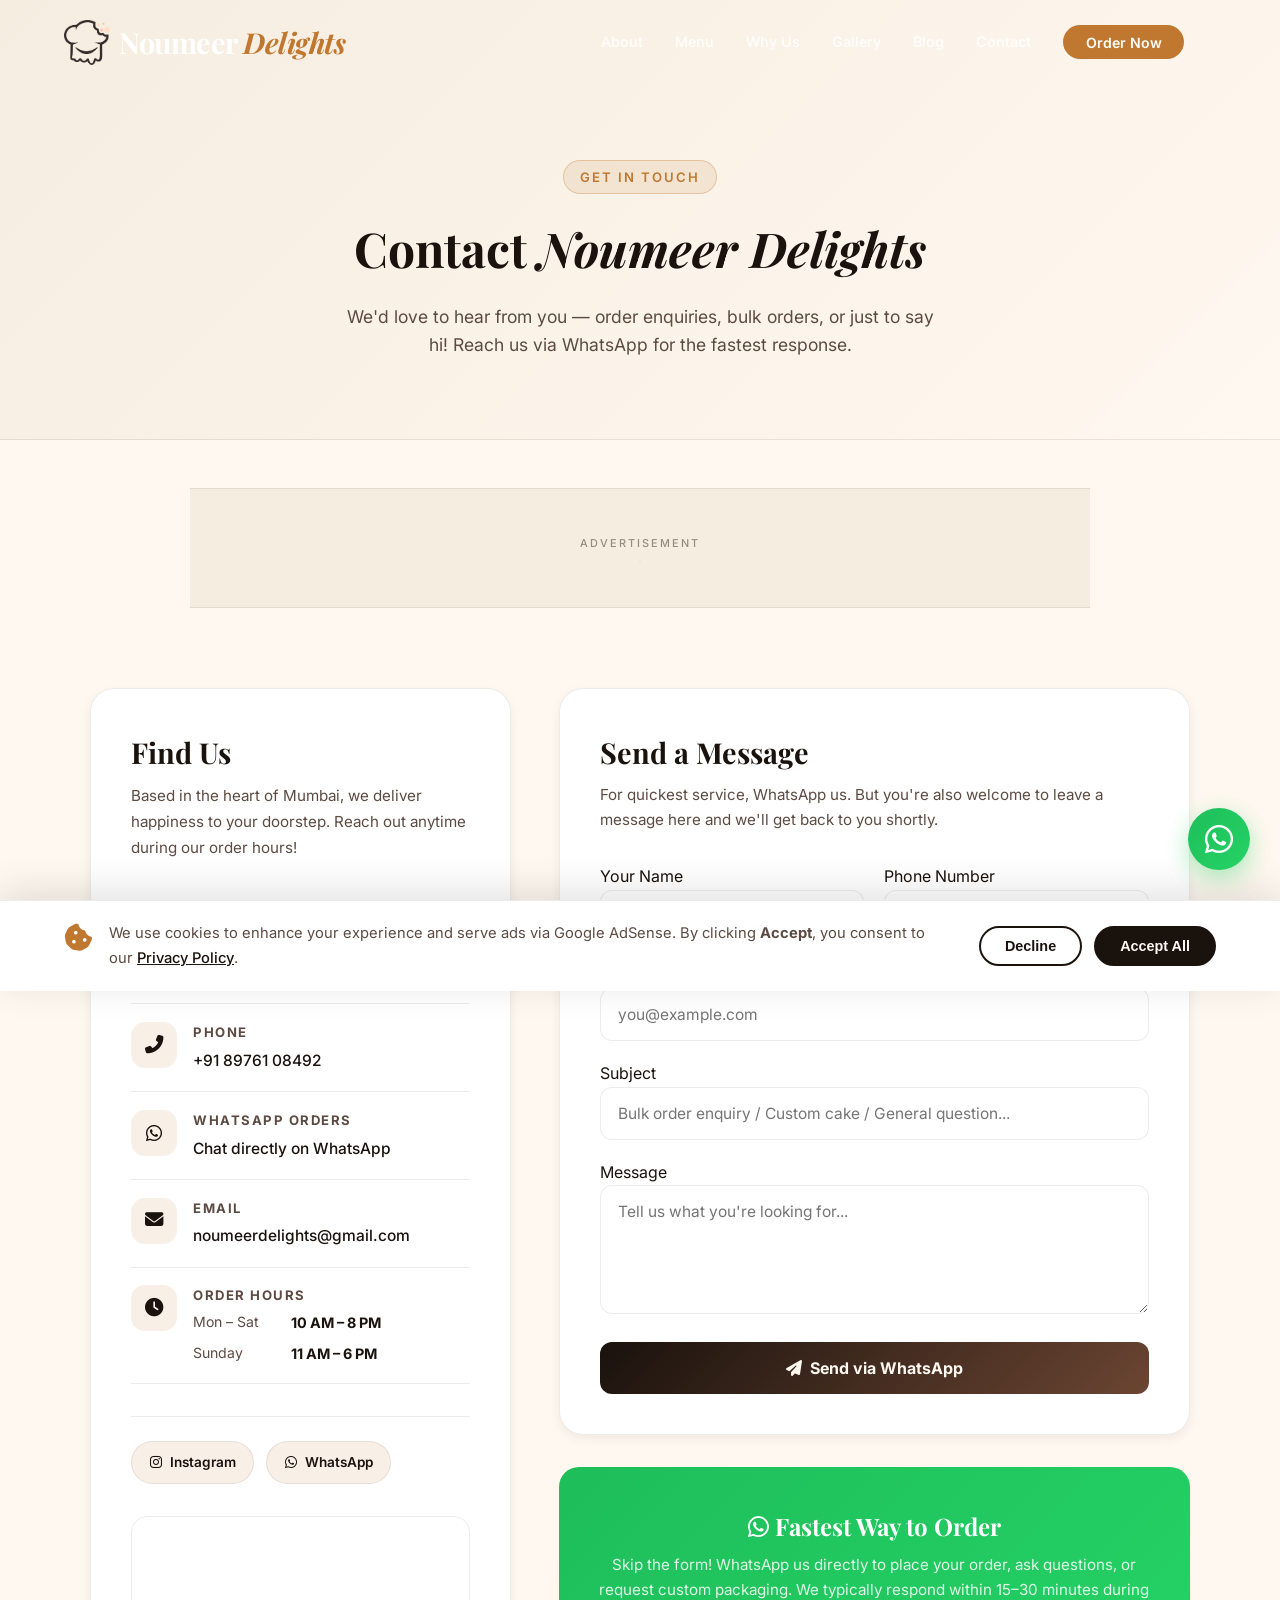
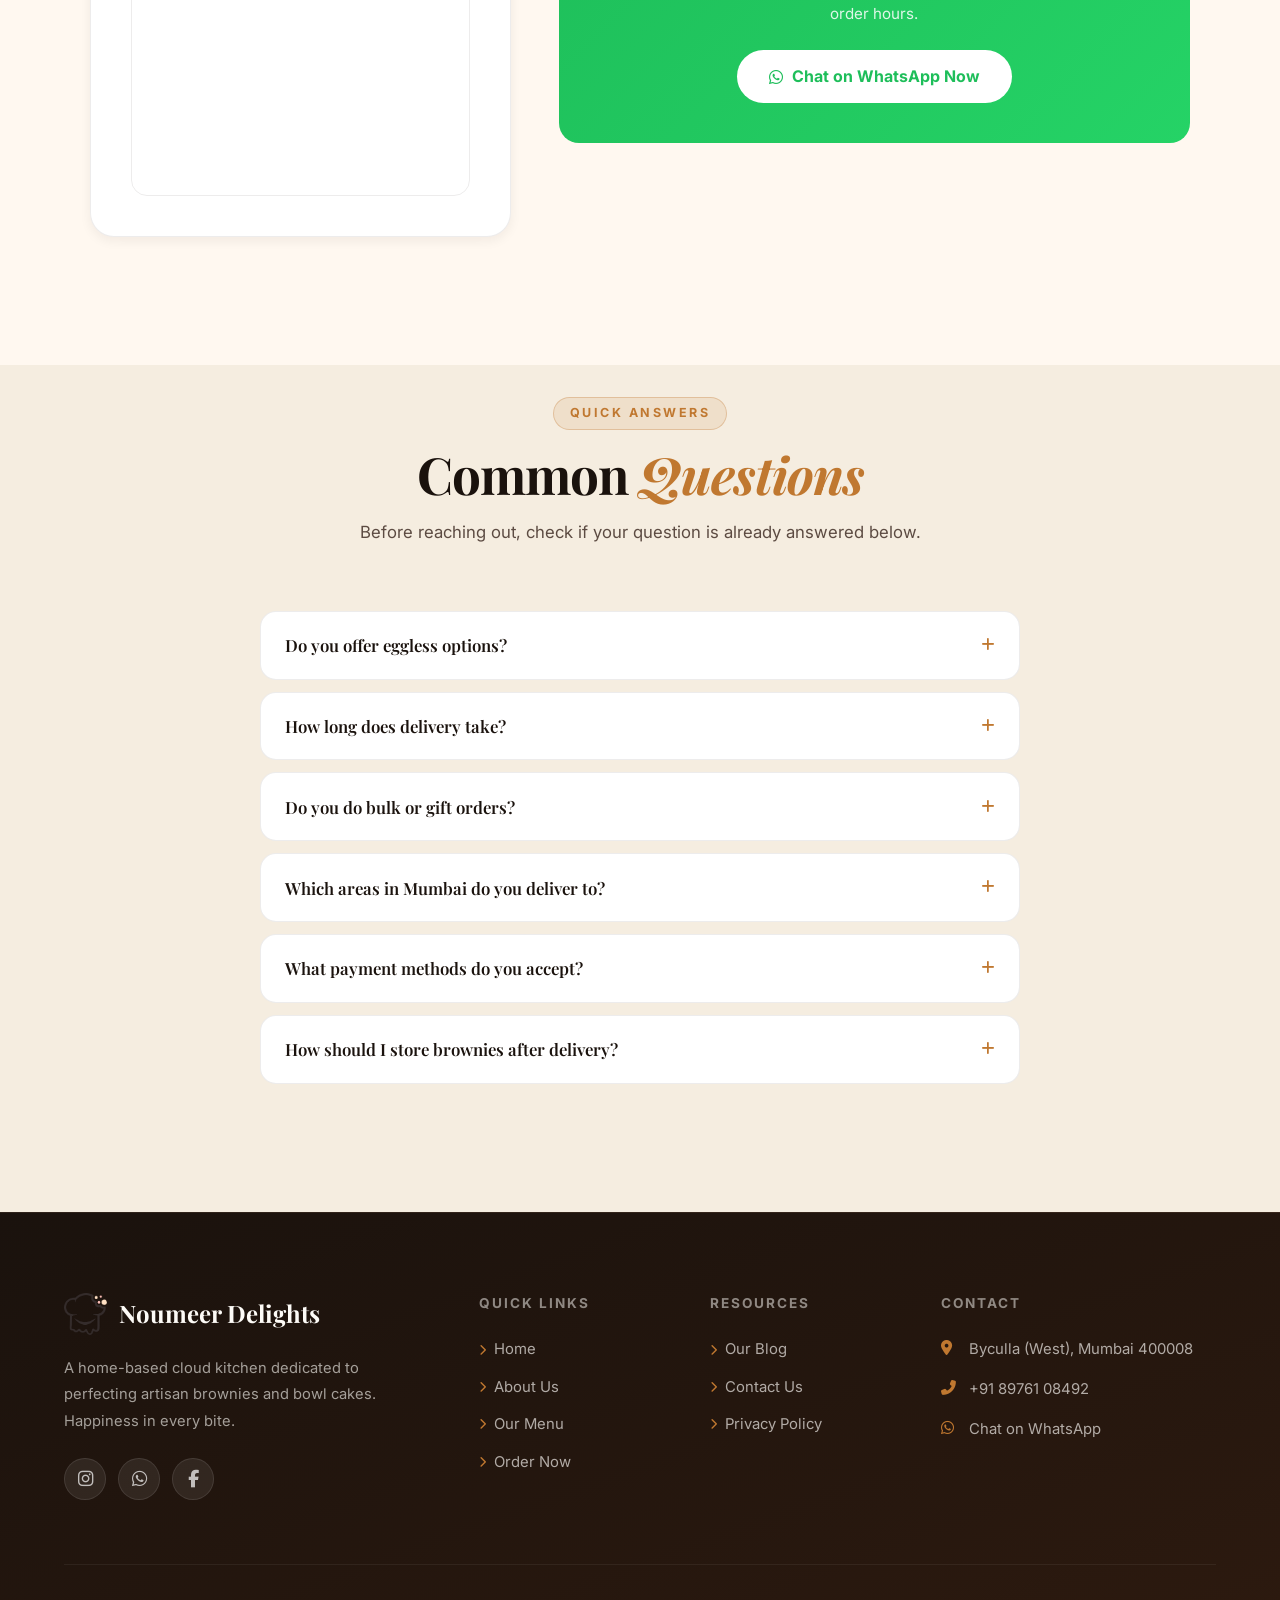
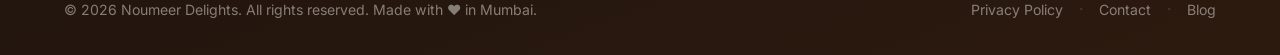
<file: contact.html>
<!DOCTYPE html>
<html lang="en">

<head>
  <meta charset="UTF-8">
  <meta name="viewport" content="width=device-width, initial-scale=1.0">
  <title>Contact Us | Noumeer Delights — Order & Enquiries, Byculla Mumbai</title>
  <meta name="description"
    content="Get in touch with Noumeer Delights. Order brownies and bowl cakes via WhatsApp, find our location in Byculla Mumbai, or send us a message. We'd love to hear from you!">
  <meta name="robots" content="index, follow">
  <link rel="canonical" href="https://www.noumeer.com/contact.html">
  <meta name="google-adsense-account" content="ca-pub-XXXXXXXXXXXXXXXX">

  <!-- Open Graph -->
  <meta property="og:title" content="Contact Noumeer Delights">
  <meta property="og:description" content="Reach out to Mumbai's favourite cloud kitchen for brownies and bowl cakes.">
  <meta property="og:type" content="website">
  <meta property="og:url" content="https://www.noumeer.com/contact.html">

  <link rel="preconnect" href="https://fonts.googleapis.com">
  <link rel="preconnect" href="https://fonts.gstatic.com" crossorigin>
  <link
    href="https://fonts.googleapis.com/css2?family=Inter:wght@300;400;500;600;700;800&family=Playfair+Display:ital,wght@0,400;0,600;0,700;1,400;1,700&display=swap"
    rel="stylesheet">
  <link rel="stylesheet" href="https://cdnjs.cloudflare.com/ajax/libs/font-awesome/6.4.0/css/all.min.css">
  <link rel="stylesheet" href="style.css">

  <style>
    .contact-grid {
      display: grid;
      grid-template-columns: 1fr 1.5fr;
      gap: 3rem;
      max-width: 1100px;
      margin: 0 auto;
      align-items: start;
    }

    .contact-info-card {
      background: var(--card-bg);
      border-radius: 24px;
      border: 1px solid var(--border);
      padding: 2.5rem;
      box-shadow: var(--shadow-sm);
      position: sticky;
      top: 120px;
    }

    .contact-info-card h2 {
      font-size: 1.8rem;
      margin-bottom: 0.5rem;
    }

    .contact-info-card>p {
      color: var(--text-muted);
      font-size: 0.95rem;
      line-height: 1.7;
      margin-bottom: 2rem;
    }

    .contact-item {
      display: flex;
      align-items: flex-start;
      gap: 1rem;
      padding: 1.1rem 0;
      border-bottom: 1px solid var(--border);
    }

    .contact-item:last-of-type {
      border-bottom: none;
    }

    .contact-icon {
      width: 46px;
      height: 46px;
      border-radius: 14px;
      background: var(--accent-muted);
      color: var(--primary);
      display: flex;
      align-items: center;
      justify-content: center;
      font-size: 1.15rem;
      flex-shrink: 0;
    }

    .contact-item-text h4 {
      font-size: 0.82rem;
      font-weight: 700;
      text-transform: uppercase;
      letter-spacing: 1.5px;
      color: var(--text-muted);
      margin-bottom: 0.3rem;
      font-family: var(--font-main);
    }

    .contact-item-text p,
    .contact-item-text a {
      font-size: 0.97rem;
      color: var(--text-main);
      font-weight: 500;
      transition: color var(--transition);
    }

    .contact-item-text a:hover {
      color: var(--primary);
    }

    .hours-grid {
      display: grid;
      grid-template-columns: 1fr 1fr;
      gap: 0.5rem;
      margin-top: 0.25rem;
    }

    .hours-grid span {
      font-size: 0.88rem;
      color: var(--text-muted);
    }

    .hours-grid strong {
      font-size: 0.9rem;
      color: var(--primary);
      font-weight: 700;
    }

    .social-row {
      display: flex;
      gap: 0.75rem;
      margin-top: 2rem;
      padding-top: 1.5rem;
      border-top: 1px solid var(--border);
    }

    .social-btn {
      display: flex;
      align-items: center;
      gap: 0.5rem;
      padding: 0.6rem 1.1rem;
      border-radius: 50px;
      background: var(--accent-muted);
      color: var(--primary);
      font-size: 0.85rem;
      font-weight: 600;
      transition: all var(--transition);
      border: 1px solid var(--border);
    }

    .social-btn:hover {
      background: var(--primary);
      color: var(--bg-color);
      border-color: var(--primary);
    }

    /* Contact Form */
    .contact-form-wrap {
      background: var(--card-bg);
      border-radius: 24px;
      border: 1px solid var(--border);
      padding: 2.5rem;
      box-shadow: var(--shadow-sm);
    }

    .contact-form-wrap h2 {
      font-size: 1.8rem;
      margin-bottom: 0.5rem;
    }

    .contact-form-wrap>p {
      color: var(--text-muted);
      font-size: 0.95rem;
      margin-bottom: 2rem;
    }

    .contact-form {
      display: grid;
      grid-template-columns: 1fr 1fr;
      gap: 1.25rem;
    }

    .contact-form .full {
      grid-column: 1 / -1;
    }

    .contact-send-btn {
      background: linear-gradient(135deg, var(--primary), #6B4532);
      color: var(--bg-color);
      border: none;
      padding: 1rem 2rem;
      border-radius: 12px;
      font-size: 1rem;
      font-weight: 700;
      cursor: pointer;
      width: 100%;
      display: flex;
      align-items: center;
      justify-content: center;
      gap: 0.5rem;
      transition: all var(--transition);
      font-family: var(--font-main);
    }

    .contact-send-btn:hover {
      transform: translateY(-2px);
      box-shadow: 0 10px 30px rgba(74, 53, 40, 0.3);
      filter: brightness(1.1);
    }

    .whatsapp-cta-section {
      background: linear-gradient(135deg, #1EBE5A, #25D366);
      border-radius: 20px;
      padding: 2.5rem;
      text-align: center;
      margin-top: 2rem;
    }

    .whatsapp-cta-section h3 {
      color: #fff;
      font-size: 1.5rem;
      margin-bottom: 0.5rem;
    }

    .whatsapp-cta-section p {
      color: rgba(255, 255, 255, 0.85);
      font-size: 0.95rem;
      margin-bottom: 1.5rem;
    }

    .whatsapp-cta-btn {
      display: inline-flex;
      align-items: center;
      gap: 0.6rem;
      background: #fff;
      color: #1EBE5A;
      padding: 0.85rem 2rem;
      border-radius: 50px;
      font-weight: 700;
      font-size: 1rem;
      transition: all var(--transition);
    }

    .whatsapp-cta-btn:hover {
      transform: translateY(-2px) scale(1.03);
      box-shadow: 0 8px 24px rgba(0, 0, 0, 0.15);
    }

    /* Map Embed */
    .map-wrap {
      border-radius: 16px;
      overflow: hidden;
      height: 280px;
      margin-top: 2rem;
      border: 1px solid var(--border);
    }

    .map-wrap iframe {
      width: 100%;
      height: 100%;
      border: none;
    }

    /* Ad slot */
    .contact-ad {
      margin: 3rem auto;
      max-width: 900px;
      text-align: center;
    }

    @media (max-width: 900px) {
      .contact-grid {
        grid-template-columns: 1fr;
      }

      .contact-info-card {
        position: static;
      }

      .contact-form {
        grid-template-columns: 1fr;
      }
    }
  </style>
</head>

<body>
  <div id="scroll-progress"></div>

  <!-- Cookie Banner -->
  <div id="cookie-banner" class="cookie-banner" role="dialog" aria-label="Cookie consent">
    <div class="cookie-inner">
      <div class="cookie-text">
        <i class="fas fa-cookie-bite cookie-icon"></i>
        <p>We use cookies to enhance your experience and serve ads via Google AdSense. By clicking
          <strong>Accept</strong>, you consent to our <a href="privacy.html">Privacy Policy</a>.
        </p>
      </div>
      <div class="cookie-actions">
        <button id="cookie-decline" class="cookie-btn cookie-btn--outline">Decline</button>
        <button id="cookie-accept" class="cookie-btn cookie-btn--primary">Accept All</button>
      </div>
    </div>
  </div>

  <!-- Header -->
  <header class="header" id="main-header">
    <a href="index.html" class="brand-logo">
      <img src="assets/images/logo.png" alt="Noumeer Delights Logo" class="logo-img"
        onerror="this.src='assets/images/logo.png'">
      <span class="brand-name">Noumeer <em>Delights</em></span>
    </a>
    <div class="header-right">
      <ul class="nav-links" id="nav-links">
        <li><a href="index.html#about">About</a></li>
        <li><a href="index.html#menu">Menu</a></li>
        <li><a href="index.html#why-us">Why Us</a></li>
        <li><a href="index.html#gallery">Gallery</a></li>
        <li><a href="blog.html">Blog</a></li>
        <li><a href="contact.html">Contact</a></li>
        <li><a href="index.html#order" class="nav-cta-btn">Order Now</a></li>
      </ul>
      <div class="header-controls">
        <div class="menu-toggle" id="mobile-menu" aria-label="Toggle mobile menu">
          <span></span><span></span><span></span>
        </div>
      </div>
    </div>
  </header>
  <div class="nav-backdrop" id="nav-backdrop"></div>

  <!-- Page Hero -->
  <div class="page-hero">
    <span class="page-hero-tag">Get in Touch</span>
    <h1>Contact <em>Noumeer Delights</em></h1>
    <p>We'd love to hear from you — order enquiries, bulk orders, or just to say hi! Reach us via WhatsApp for the
      fastest response.</p>
  </div>

  <!-- Ad Slot -->
  <div class="ad-container ad-leaderboard contact-ad">
    <p class="ad-label">Advertisement</p>
    <ins class="adsbygoogle" style="display:block" data-ad-client="ca-pub-XXXXXXXXXXXXXXXX" data-ad-slot="XXXXXXXXXX"
      data-ad-format="auto" data-full-width-responsive="true">
    </ins>
  </div>

  <!-- Contact Section -->
  <section class="section" style="padding-top: 2rem;">
    <div class="contact-grid">

      <!-- Info Card -->
      <div class="contact-info-card reveal">
        <h2>Find Us</h2>
        <p>Based in the heart of Mumbai, we deliver happiness to your doorstep. Reach out anytime during our order
          hours!</p>

        <div class="contact-item">
          <div class="contact-icon"><i class="fas fa-map-marker-alt"></i></div>
          <div class="contact-item-text">
            <h4>Our Location</h4>
            <p>Byculla (West), Mumbai,<br>Maharashtra 400008</p>
          </div>
        </div>

        <div class="contact-item">
          <div class="contact-icon"><i class="fas fa-phone-alt"></i></div>
          <div class="contact-item-text">
            <h4>Phone</h4>
            <a href="tel:+918976108492">+91 89761 08492</a>
          </div>
        </div>

        <div class="contact-item">
          <div class="contact-icon"><i class="fab fa-whatsapp"></i></div>
          <div class="contact-item-text">
            <h4>WhatsApp Orders</h4>
            <a href="https://wa.me/918976108492" target="_blank" rel="noopener">Chat directly on WhatsApp</a>
          </div>
        </div>

        <div class="contact-item">
          <div class="contact-icon"><i class="fas fa-envelope"></i></div>
          <div class="contact-item-text">
            <h4>Email</h4>
            <a href="mailto:noumeerdelights@gmail.com">noumeerdelights@gmail.com</a>
          </div>
        </div>

        <div class="contact-item">
          <div class="contact-icon"><i class="fas fa-clock"></i></div>
          <div class="contact-item-text">
            <h4>Order Hours</h4>
            <div class="hours-grid">
              <span>Mon – Sat</span><strong>10 AM – 8 PM</strong>
              <span>Sunday</span><strong>11 AM – 6 PM</strong>
            </div>
          </div>
        </div>

        <div class="social-row">
          <a href="https://www.instagram.com/noumeer_delights/" target="_blank" rel="noopener" class="social-btn">
            <i class="fab fa-instagram"></i> Instagram
          </a>
          <a href="https://wa.me/918976108492" target="_blank" rel="noopener" class="social-btn">
            <i class="fab fa-whatsapp"></i> WhatsApp
          </a>
        </div>

        <div class="map-wrap">
          <iframe src="https://www.google.com/maps?q=Noumeer+Delights@18.9731901012841,72.83046529398153&output=embed"
            allowfullscreen="" loading="lazy" referrerpolicy="no-referrer-when-downgrade"
            title="Noumeer Delights Location — Byculla, Mumbai">
          </iframe>
        </div>
      </div>

      <!-- Form + WA CTA -->
      <div>
        <div class="contact-form-wrap reveal">
          <h2>Send a Message</h2>
          <p>For quickest service, WhatsApp us. But you're also welcome to leave a message here and we'll get back to
            you shortly.</p>
          <form class="contact-form" id="contactForm" onsubmit="handleContactForm(event)">
            <div>
              <label for="c-name" class="form-group label">Your Name</label>
              <input type="text" id="c-name" class="form-control" placeholder="E.g. Noumeer Delights" required>
            </div>
            <div>
              <label for="c-phone" class="form-group label">Phone Number</label>
              <input type="tel" id="c-phone" class="form-control" placeholder="+91 XXXXX XXXXX" required>
            </div>
            <div class="full">
              <label for="c-email" class="form-group label">Email Address</label>
              <input type="email" id="c-email" class="form-control" placeholder="you@example.com">
            </div>
            <div class="full">
              <label for="c-subject" class="form-group label">Subject</label>
              <input type="text" id="c-subject" class="form-control"
                placeholder="Bulk order enquiry / Custom cake / General question...">
            </div>
            <div class="full">
              <label for="c-message" class="form-group label">Message</label>
              <textarea id="c-message" class="form-control" rows="5" placeholder="Tell us what you're looking for..."
                required></textarea>
            </div>
            <div class="full">
              <button type="submit" class="contact-send-btn">
                <i class="fas fa-paper-plane"></i> Send via WhatsApp
              </button>
            </div>
          </form>
        </div>

        <div class="whatsapp-cta-section reveal" style="margin-top: 2rem;">
          <h3><i class="fab fa-whatsapp"></i> Fastest Way to Order</h3>
          <p>Skip the form! WhatsApp us directly to place your order, ask questions, or request custom packaging. We
            typically respond within 15–30 minutes during order hours.</p>
          <a href="https://wa.me/918976108492?text=Hello%20Noumeer%20Delights!%20I%20would%20like%20to%20place%20an%20order."
            target="_blank" rel="noopener" class="whatsapp-cta-btn">
            <i class="fab fa-whatsapp"></i> Chat on WhatsApp Now
          </a>
        </div>
      </div>
    </div>
  </section>

  <!-- FAQ teaser -->
  <section class="section faq-section" style="padding-top: 2rem;">
    <div class="section-header">
      <span class="section-tag">Quick Answers</span>
      <h2 class="section-title">Common <em>Questions</em></h2>
      <p class="section-subtitle">Before reaching out, check if your question is already answered below.</p>
    </div>
    <div class="faq-list" id="faq-list">
      <div class="faq-item">
        <button class="faq-question" aria-expanded="false">
          <span>Do you offer eggless options?</span>
          <i class="fas fa-plus faq-icon"></i>
        </button>
        <div class="faq-answer">
          <p>Yes! Our entire menu is available in eggless variants. Just mention your preference in the special request
            field when ordering via WhatsApp. The taste and texture remain absolutely divine.</p>
        </div>
      </div>

      <div class="faq-item">
        <button class="faq-question" aria-expanded="false">
          <span>How long does delivery take?</span>
          <i class="fas fa-plus faq-icon"></i>
        </button>
        <div class="faq-answer">
          <p>Since we maintain a fresh daily stock of our favorites, delivery typically takes 30 to 90 minutes
            within our primary delivery zones once your order is confirmed. For custom or large orders, we'll provide a
            specific estimate via WhatsApp.</p>
        </div>
      </div>

      <div class="faq-item">
        <button class="faq-question" aria-expanded="false">
          <span>Do you do bulk or gift orders?</span>
          <i class="fas fa-plus faq-icon"></i>
        </button>
        <div class="faq-answer">
          <p>Absolutely! We love special occasions. For bulk orders (10+ items), corporate gifting, birthdays, or
            wedding favours, please WhatsApp us directly for custom pricing and packaging options.</p>
        </div>
      </div>

      <div class="faq-item">
        <button class="faq-question" aria-expanded="false">
          <span>Which areas in Mumbai do you deliver to?</span>
          <i class="fas fa-plus faq-icon"></i>
        </button>
        <div class="faq-answer">
          <p>We are based in Byculla (West), Mumbai, and currently deliver across South Mumbai, Central Mumbai, and
            nearby suburbs. Contact us on WhatsApp with your location to confirm delivery availability.</p>
        </div>
      </div>

      <div class="faq-item">
        <button class="faq-question" aria-expanded="false">
          <span>What payment methods do you accept?</span>
          <i class="fas fa-plus faq-icon"></i>
        </button>
        <div class="faq-answer">
          <p>We accept UPI (Google Pay, PhonePe, Paytm), bank transfers, and cash on delivery for local orders. Full
            payment is required upfront for new customers to confirm the order.</p>
        </div>
      </div>

      <div class="faq-item">
        <button class="faq-question" aria-expanded="false">
          <span>How should I store brownies after delivery?</span>
          <i class="fas fa-plus faq-icon"></i>
        </button>
        <div class="faq-answer">
          <p>Brownies can be stored in an airtight container at room temperature for up to 3 days or refrigerated for up
            to a week. We recommend warming them for 15–20 seconds in a microwave before eating for the best experience.
          </p>
        </div>
      </div>
    </div>
  </section>

  <!-- Footer -->
  <footer class="footer">
    <div class="footer-container">
      <div class="footer__top">
        <div class="footer-col footer-col--brand">
          <div class="footer__brand">
            <img src="assets/images/logo.png" alt="Noumeer Delights Logo" class="footer__logo"
              onerror="this.src='assets/images/logo.png'">
            <h4>Noumeer Delights</h4>
          </div>
          <p class="footer__about">A home-based cloud kitchen dedicated to perfecting artisan brownies and bowl cakes.
            Happiness in every bite.</p>
          <div class="footer__socials">
            <a href="https://www.instagram.com/noumeer_delights/" target="_blank" rel="noopener noreferrer"
              aria-label="Instagram"><i class="fab fa-instagram"></i></a>
            <a href="https://wa.me/918976108492" target="_blank" rel="noopener noreferrer" aria-label="WhatsApp"><i
                class="fab fa-whatsapp"></i></a>
            <a href="https://www.facebook.com/" target="_blank" rel="noopener noreferrer" aria-label="Facebook"><i
                class="fab fa-facebook-f"></i></a>
          </div>
        </div>
        <div class="footer-col">
          <h4 class="footer__heading">Quick Links</h4>
          <ul class="footer__links">
            <li><a href="index.html"><i class="fas fa-chevron-right"></i> Home</a></li>
            <li><a href="index.html#about"><i class="fas fa-chevron-right"></i> About Us</a></li>
            <li><a href="index.html#menu"><i class="fas fa-chevron-right"></i> Our Menu</a></li>
            <li><a href="index.html#order"><i class="fas fa-chevron-right"></i> Order Now</a></li>
          </ul>
        </div>
        <div class="footer-col">
          <h4 class="footer__heading">Resources</h4>
          <ul class="footer__links">
            <li><a href="blog.html"><i class="fas fa-chevron-right"></i> Our Blog</a></li>
            <li><a href="contact.html"><i class="fas fa-chevron-right"></i> Contact Us</a></li>
            <li><a href="privacy.html"><i class="fas fa-chevron-right"></i> Privacy Policy</a></li>
          </ul>
        </div>
        <div class="footer-col">
          <h4 class="footer__heading">Contact</h4>
          <ul class="footer__contact-list">
            <li><i class="fas fa-map-marker-alt"></i><span>Byculla (West), Mumbai 400008</span></li>
            <li><i class="fas fa-phone-alt"></i><a href="tel:+918976108492">+91 89761 08492</a></li>
            <li><i class="fab fa-whatsapp"></i><a href="https://wa.me/918976108492" target="_blank" rel="noopener">Chat
                on WhatsApp</a></li>
          </ul>
        </div>
      </div>
      <div class="footer__bottom">
        <p class="footer__copy">© 2026 Noumeer Delights. All rights reserved. Made with ❤️ in Mumbai.</p>
        <div class="footer__legal">
          <a href="privacy.html">Privacy Policy</a><span>·</span>
          <a href="contact.html">Contact</a><span>·</span>
          <a href="blog.html">Blog</a>
        </div>
      </div>
    </div>
  </footer>

  <a href="https://wa.me/918976108492" class="whatsapp-float" target="_blank" rel="noopener noreferrer"
    title="Chat with us on WhatsApp" aria-label="WhatsApp">
    <i class="fab fa-whatsapp"></i>
    <span class="whatsapp-tooltip">Order Now!</span>
  </a>

  <script src="script.js"></script>
  <script>
    function handleContactForm(e) {
      e.preventDefault();
      const name = document.getElementById('c-name').value;
      const phone = document.getElementById('c-phone').value;
      const subject = document.getElementById('c-subject').value;
      const message = document.getElementById('c-message').value;
      const text = `Hello Noumeer Delights!%0A%0A*Subject:* ${subject}%0A*From:* ${name}%0A*Phone:* ${phone}%0A%0A${message}`;
      window.open(`https://wa.me/918976108492?text=${text}`, '_blank');
    }
  </script>
</body>

</html>
</file>
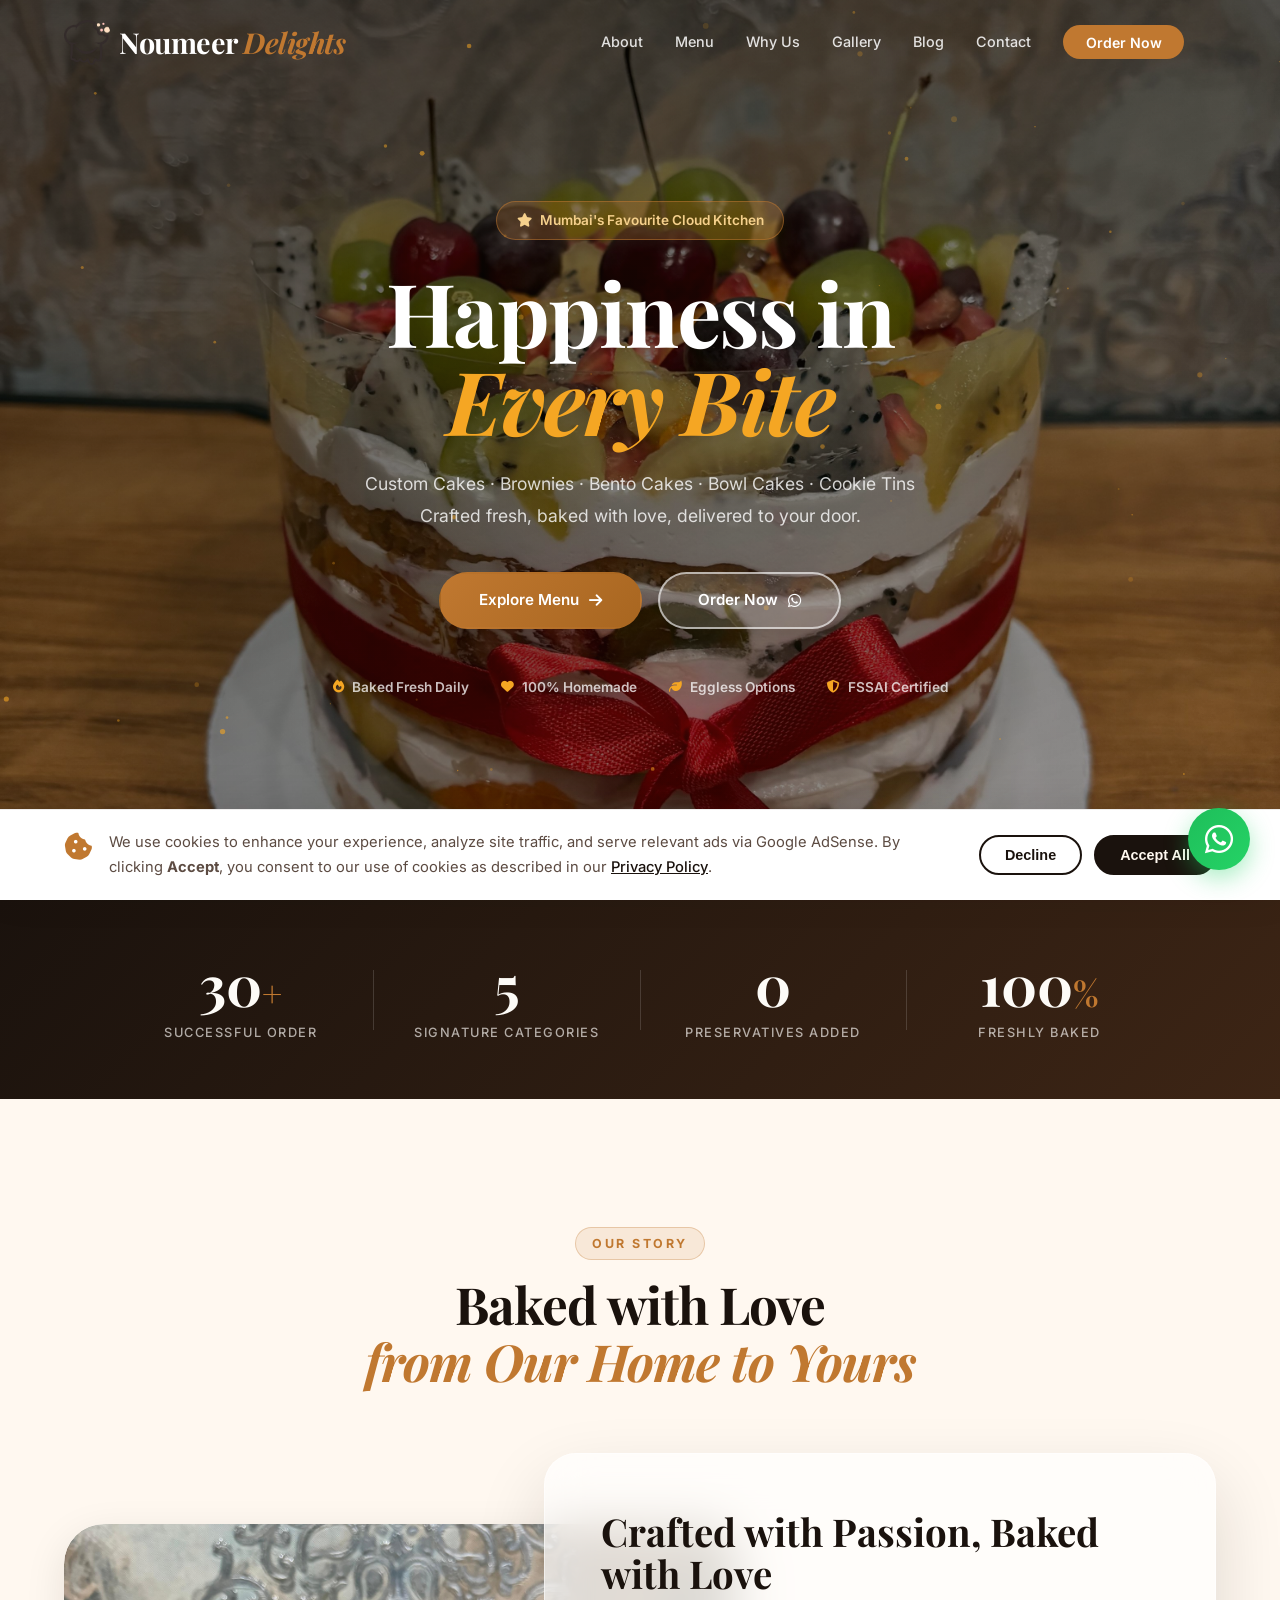
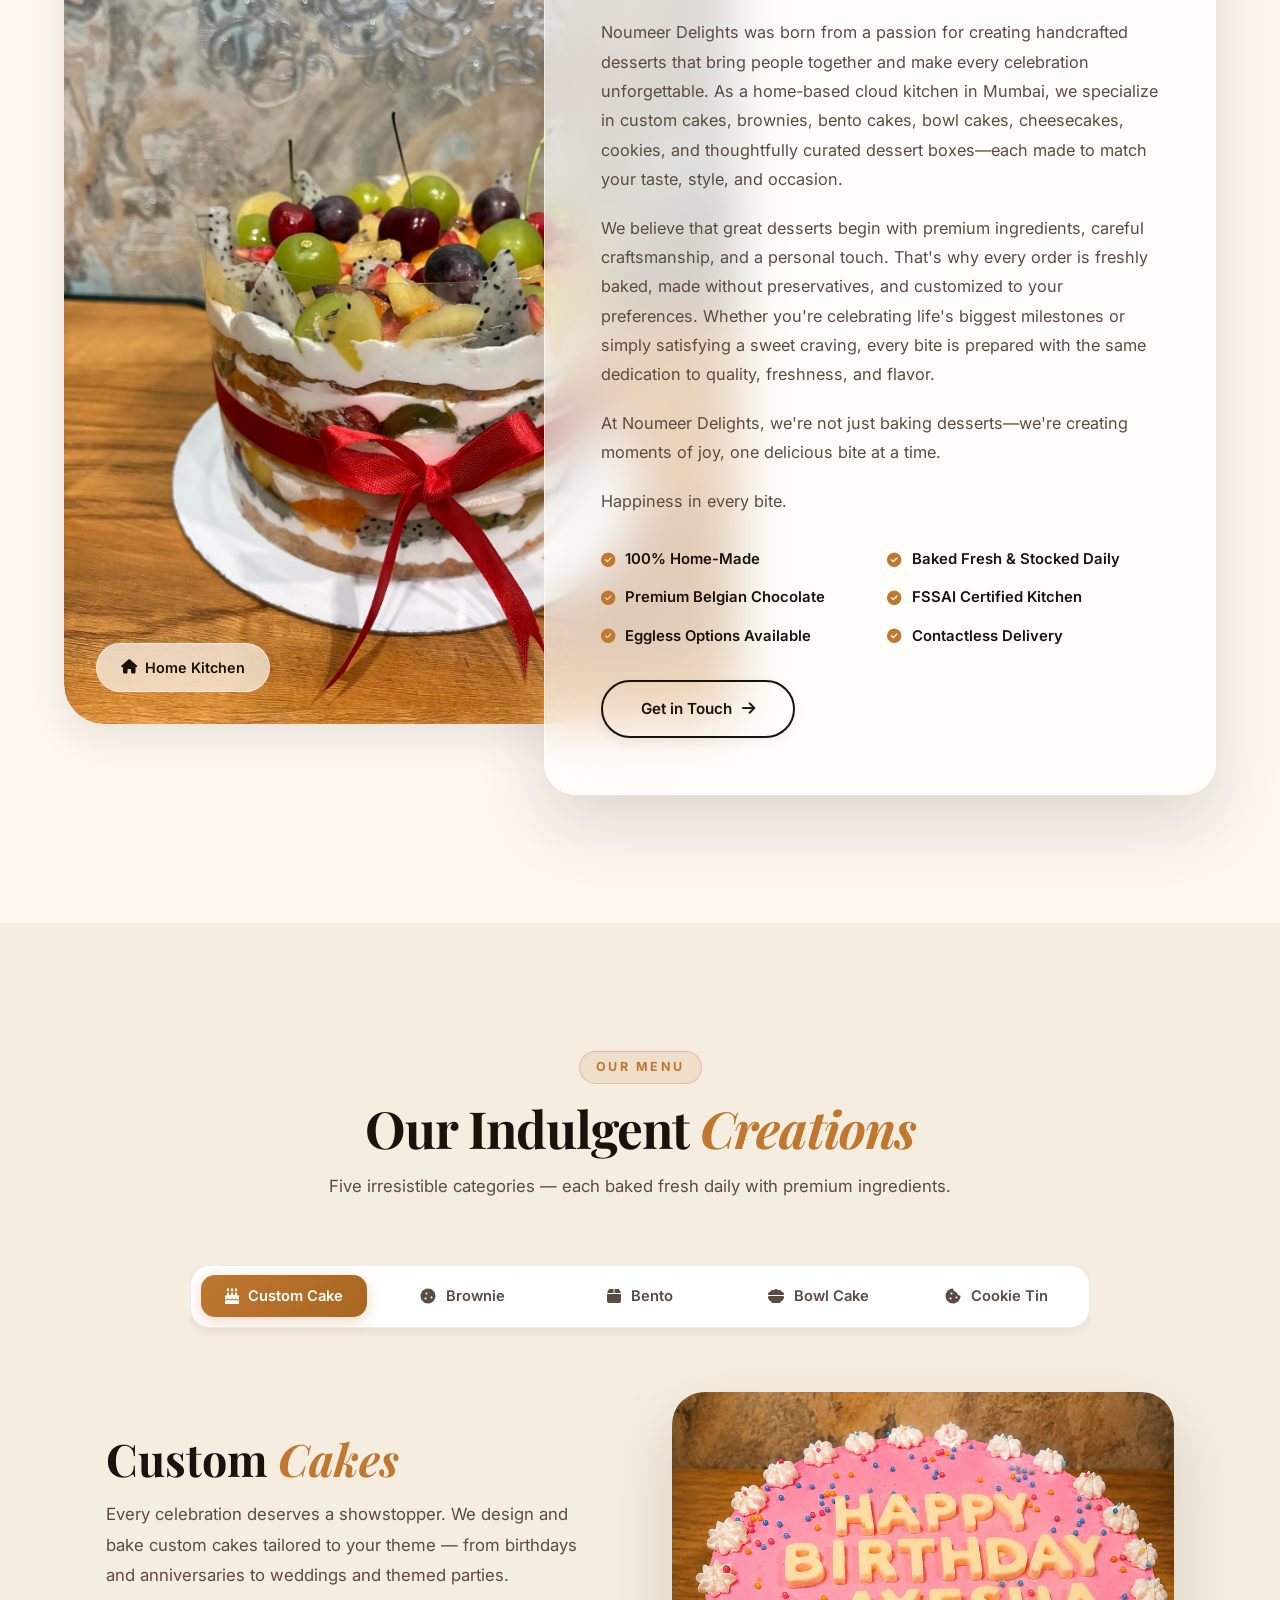
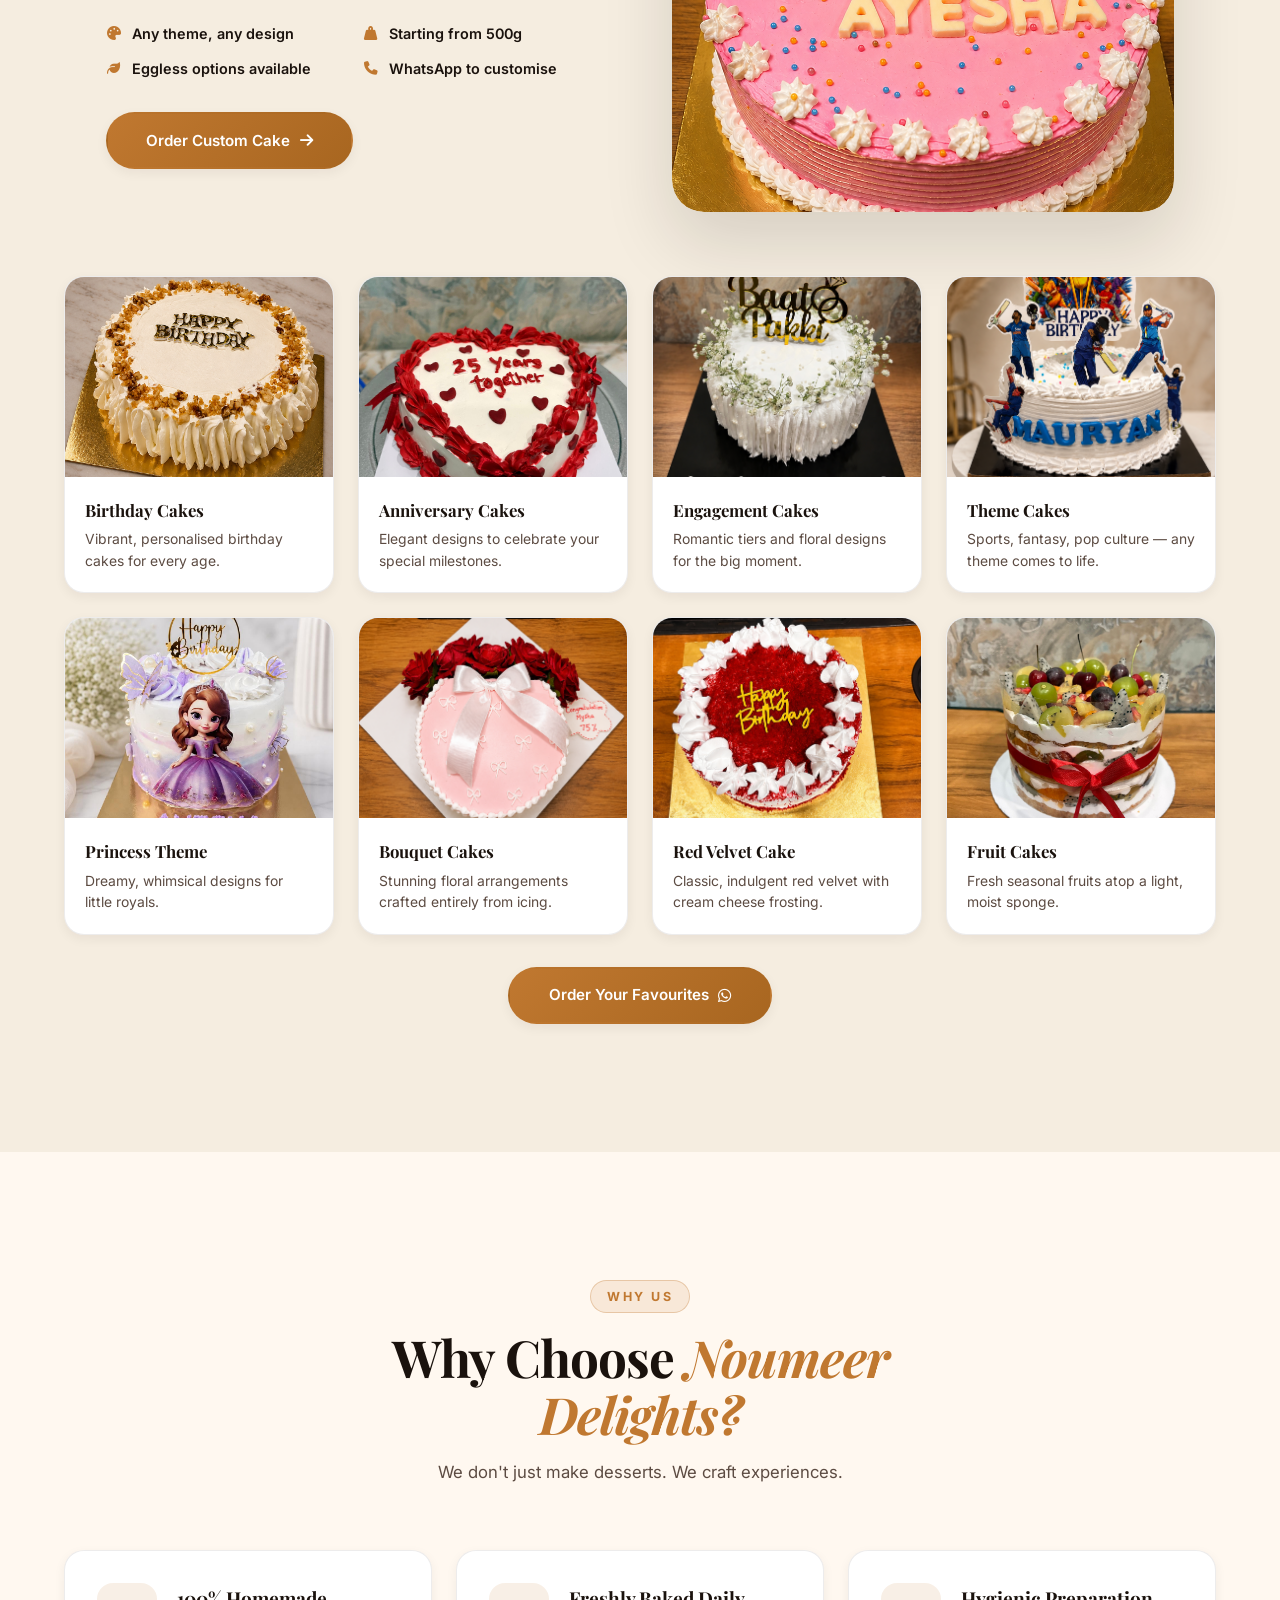
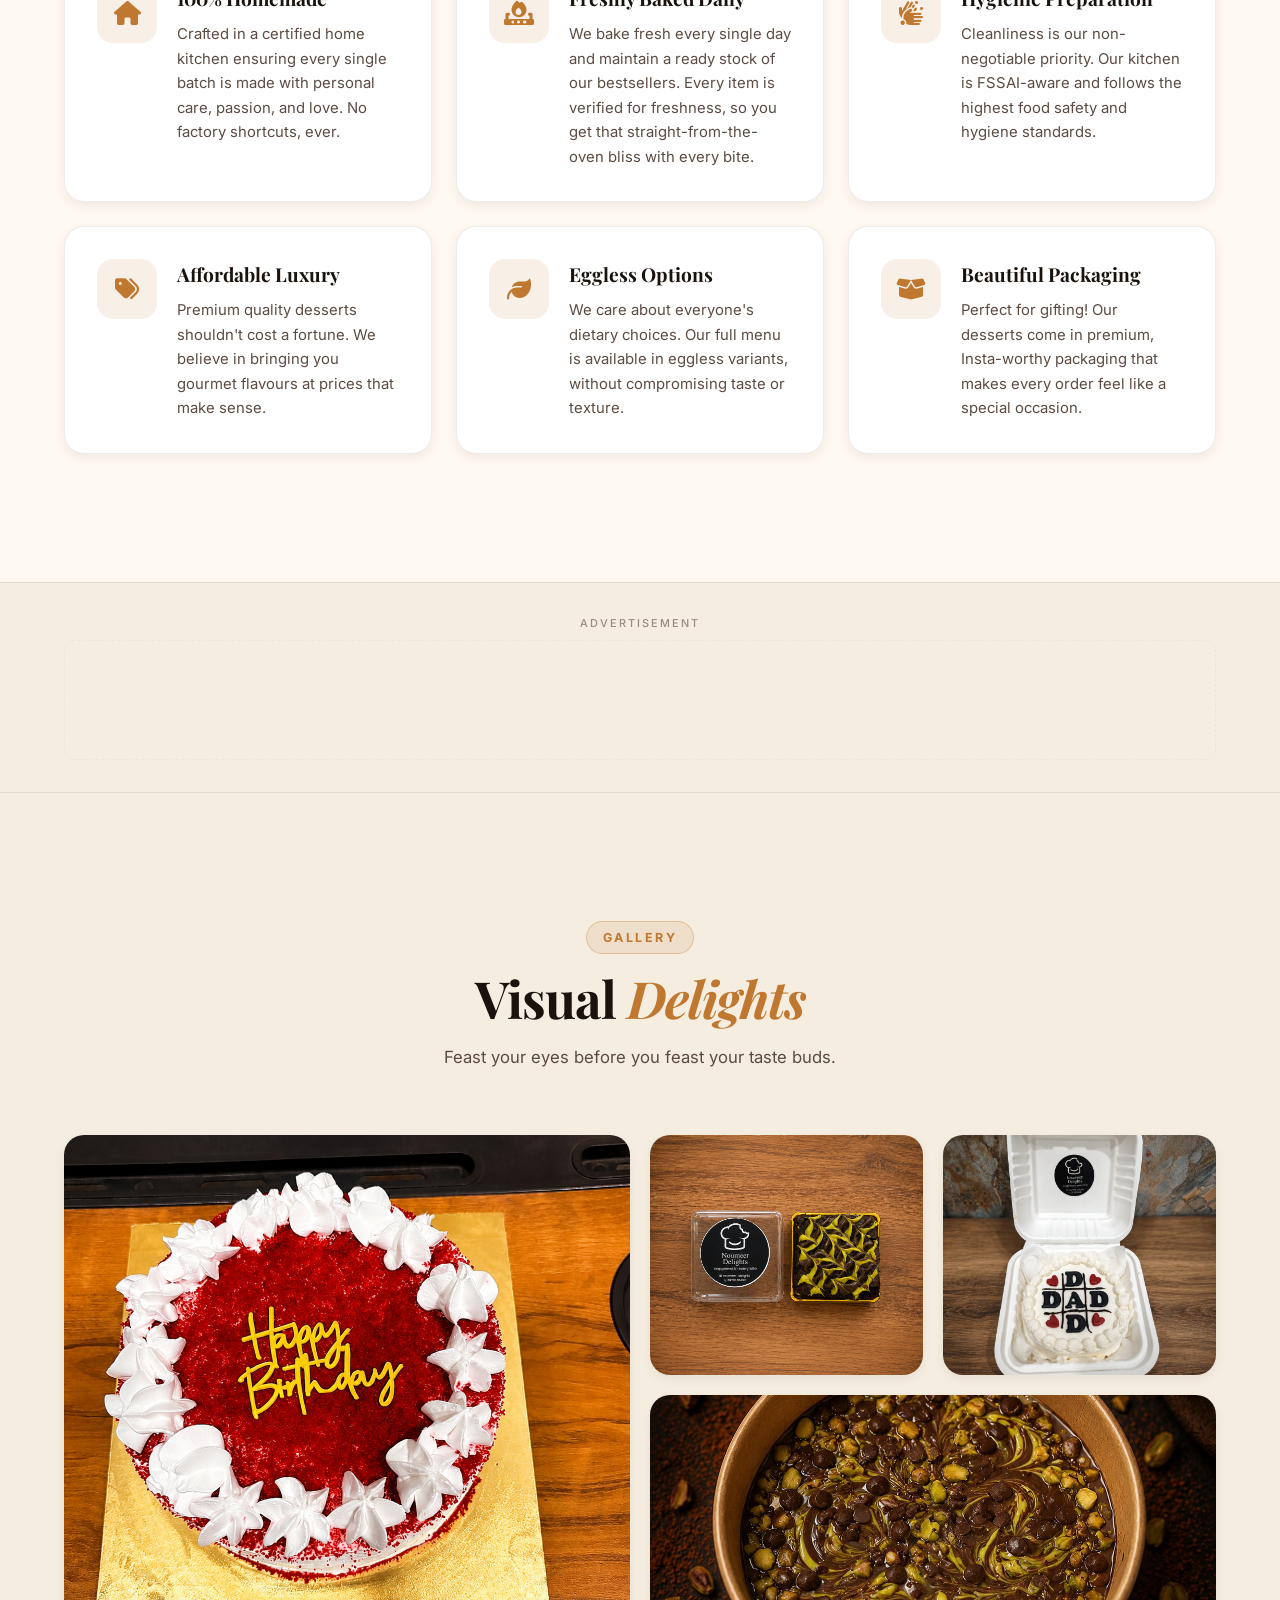
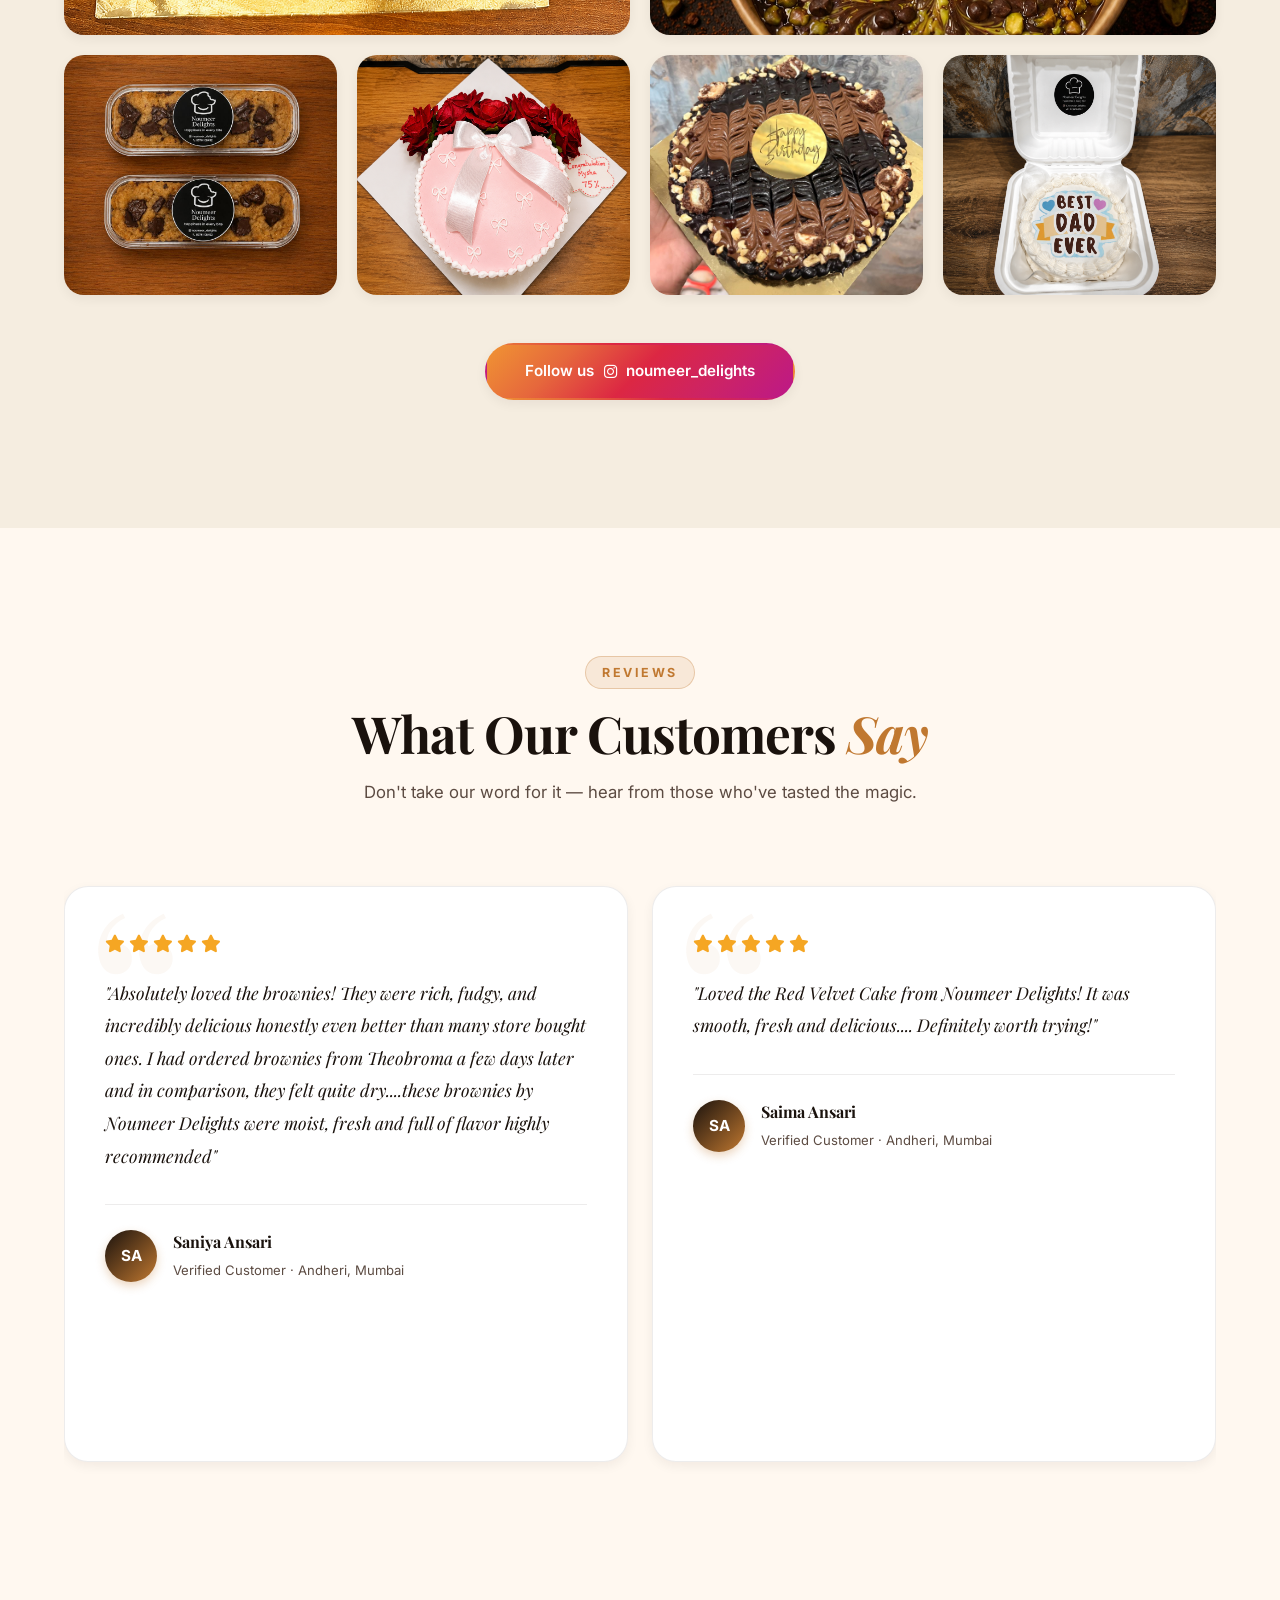
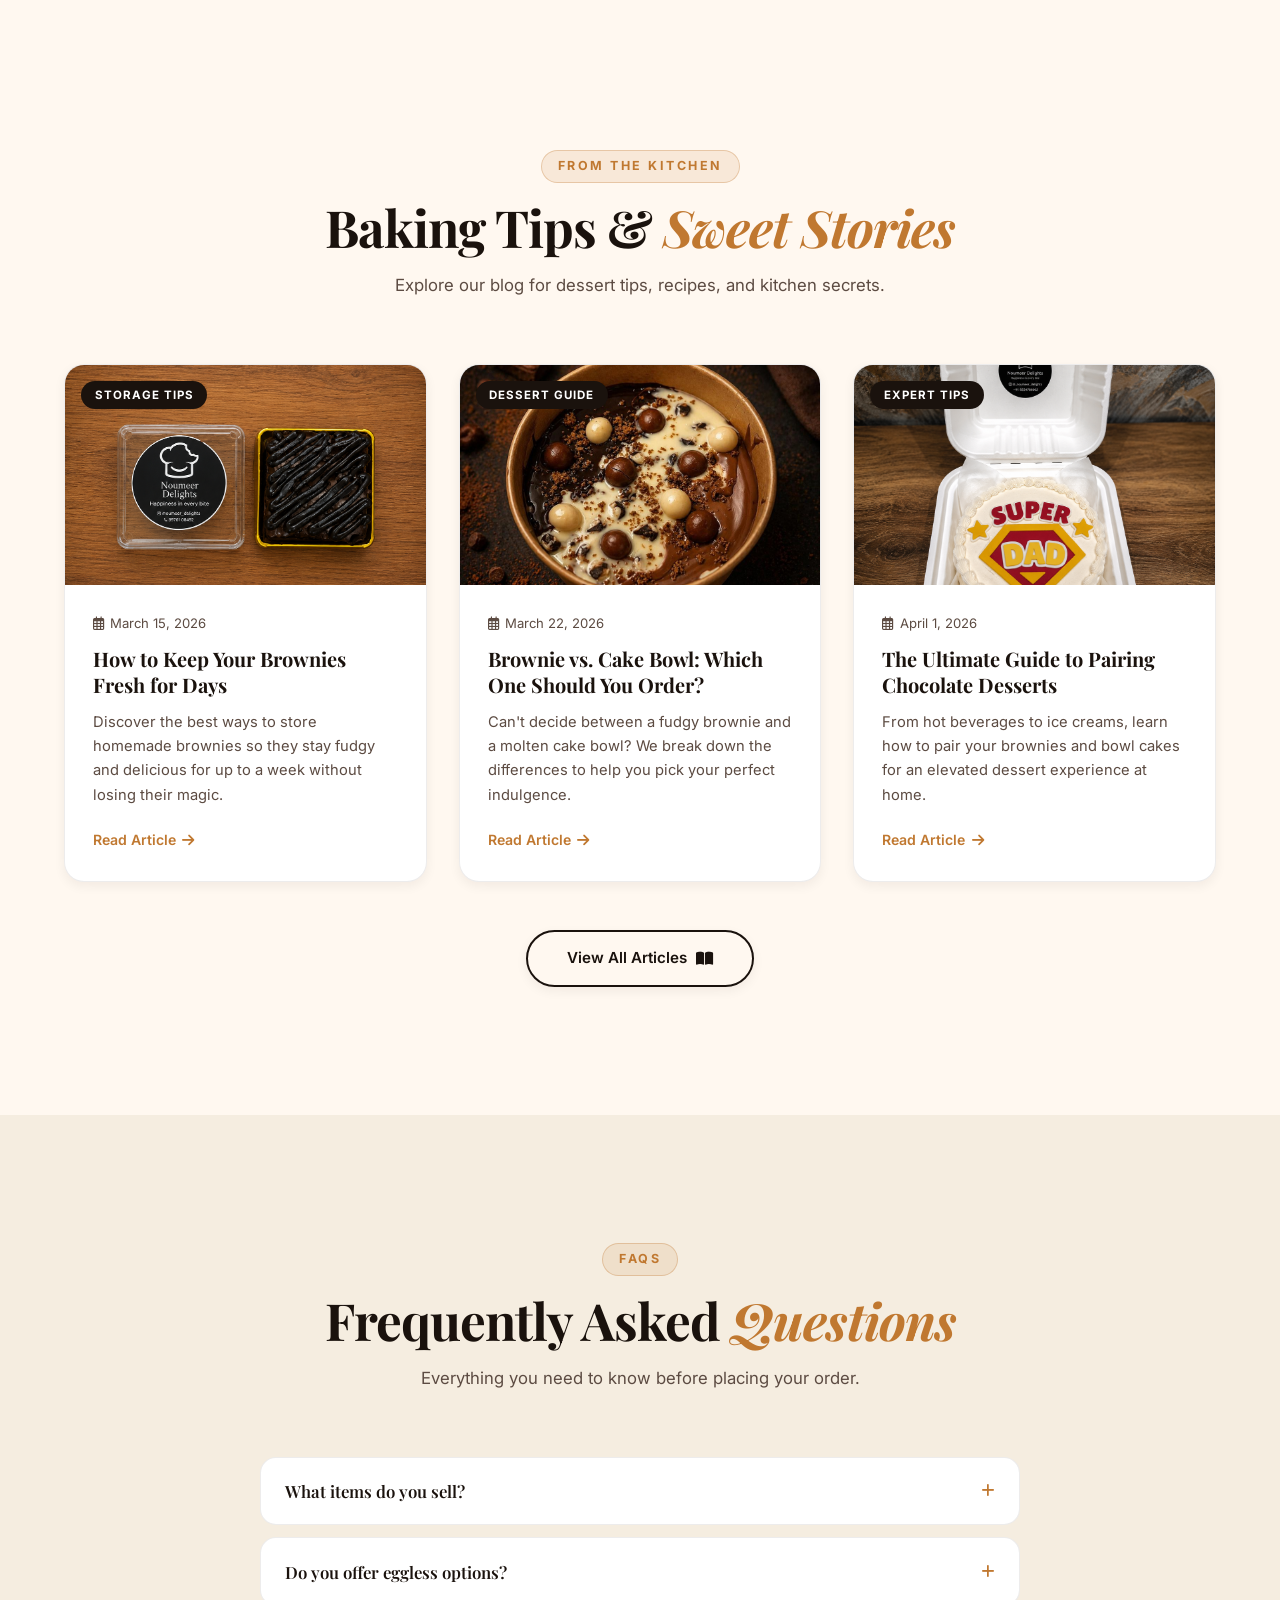
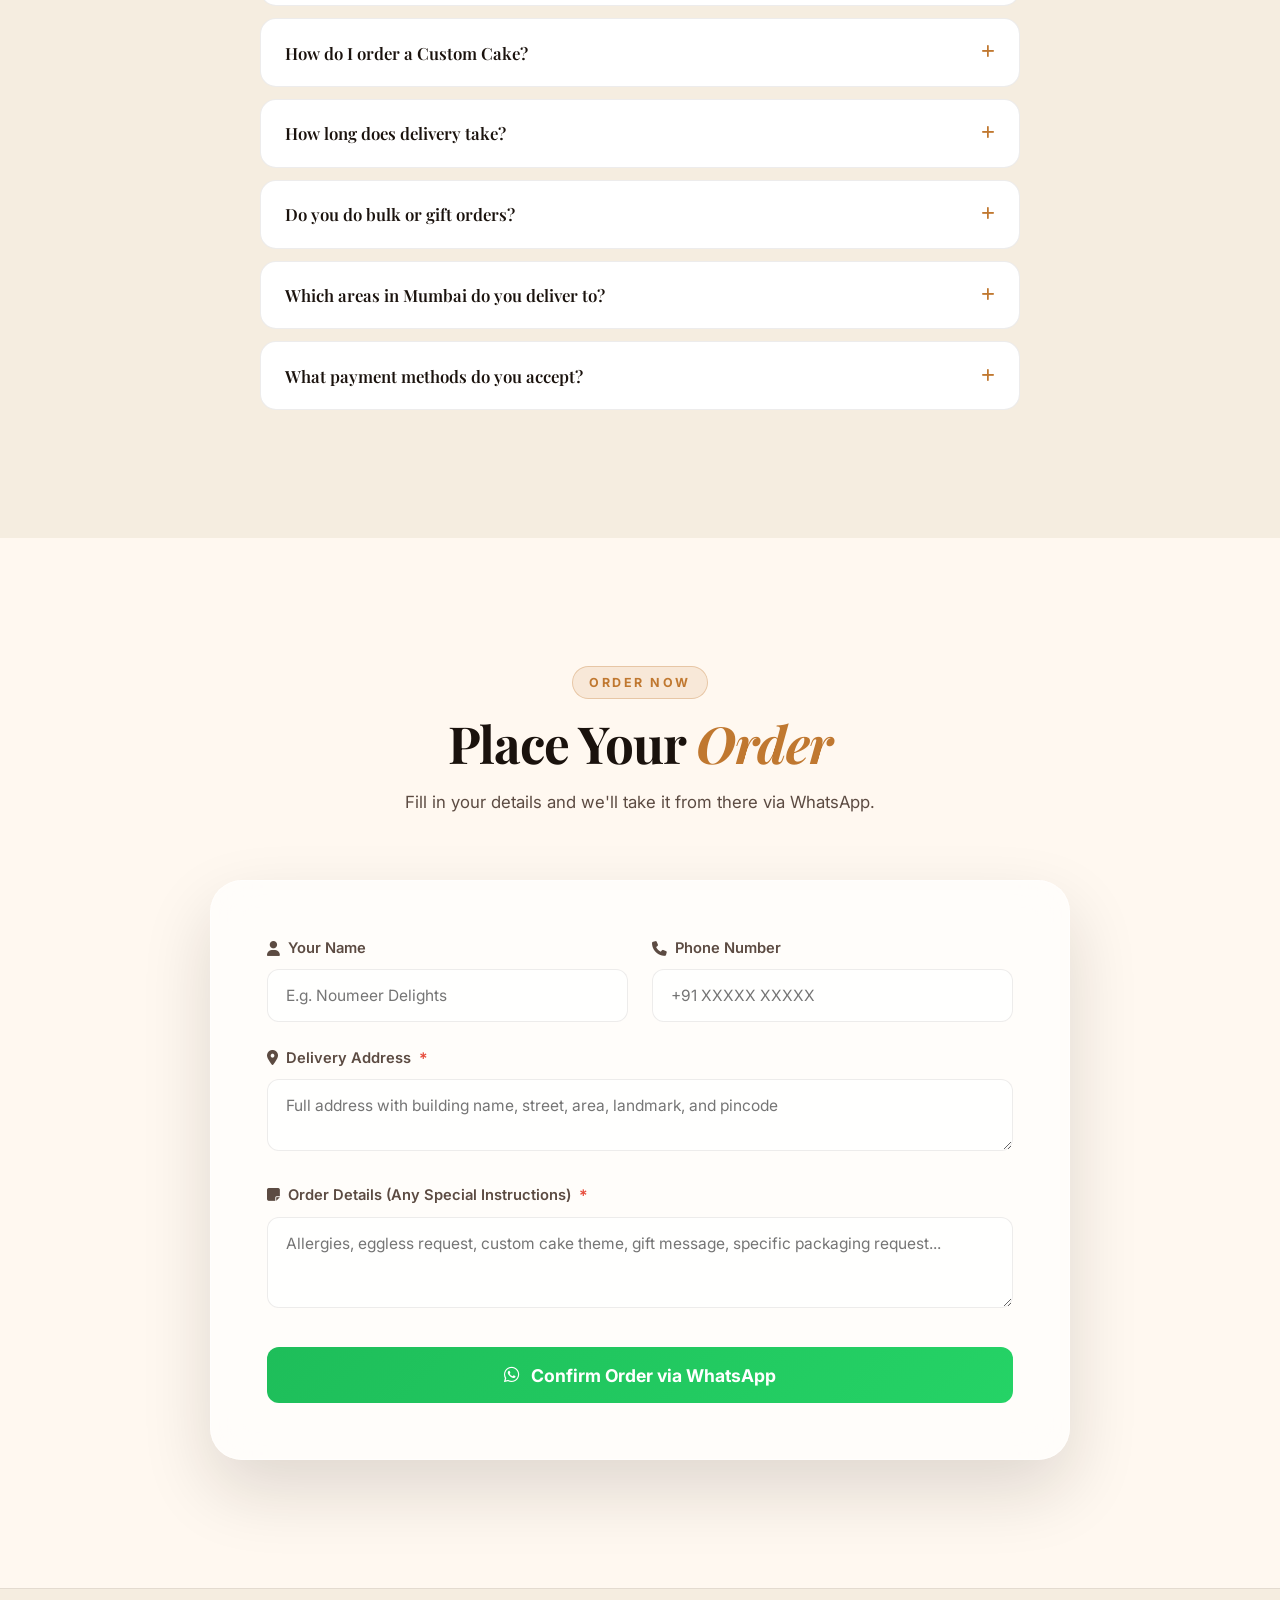
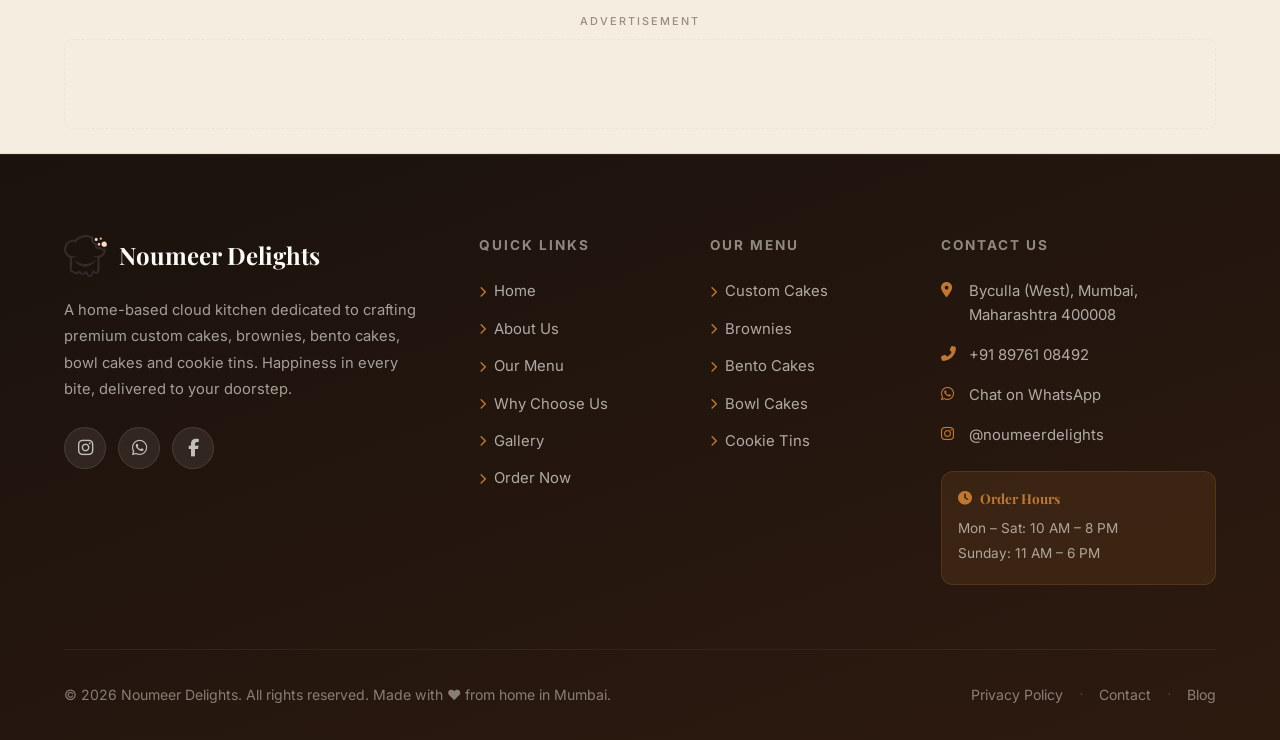
<file: index11.html>
<!DOCTYPE html>
<html lang="en">

<head>
  <meta charset="UTF-8">
  <meta name="viewport" content="width=device-width, initial-scale=1.0">
  <title>Noumeer Delights | Happiness in Every Bite — Premium Cloud Kitchen, Mumbai</title>
  <meta name="description"
    content="Noumeer Delights — Mumbai's finest home-based cloud kitchen. Custom Cakes, Artisan Brownies, Bento Cakes, Bowl Cakes & Cookie Tins. Order fresh, delivered with love. Byculla, Mumbai.">
  <meta name="keywords"
    content="custom cake Mumbai, brownies Mumbai, bento cake, bowl cake, cookie tin, cloud kitchen Mumbai, Noumeer Delights, dessert delivery Byculla">
  <meta name="author" content="Noumeer Delights">
  <meta name="robots" content="index, follow">
  <link rel="canonical" href="https://www.noumeer.com/">

  <!-- Open Graph -->
  <meta property="og:title" content="Noumeer Delights | Happiness in Every Bite">
  <meta property="og:description"
    content="Premium homemade cakes, brownies & desserts from Mumbai's favourite cloud kitchen. Order now via WhatsApp.">
  <meta property="og:type" content="website">
  <meta property="og:url" content="https://www.noumeer.com/">
  <meta property="og:image" content="assets/images/logo.png">

  <!-- Google AdSense Account Verification -->
  <meta name="google-adsense-account" content="ca-pub-XXXXXXXXXXXXXXXX">

  <!-- Google Fonts -->
  <link rel="preconnect" href="https://fonts.googleapis.com">
  <link rel="preconnect" href="https://fonts.gstatic.com" crossorigin>
  <link
    href="https://fonts.googleapis.com/css2?family=Inter:wght@300;400;500;600;700;800&family=Playfair+Display:ital,wght@0,400;0,600;0,700;0,800;1,400;1,600&display=swap"
    rel="stylesheet">

  <!-- FontAwesome -->
  <link rel="stylesheet" href="https://cdnjs.cloudflare.com/ajax/libs/font-awesome/6.4.0/css/all.min.css">

  <!-- Custom CSS -->
  <link rel="stylesheet" href="style.css">
</head>

<body>

  <!-- ===== SCROLL PROGRESS BAR ===== -->
  <div id="scroll-progress"></div>

  <!-- ===== COOKIE CONSENT BANNER ===== -->
  <div id="cookie-banner" class="cookie-banner" role="dialog" aria-label="Cookie consent">
    <div class="cookie-inner">
      <div class="cookie-text">
        <i class="fas fa-cookie-bite cookie-icon"></i>
        <p>We use cookies to enhance your experience, analyze site traffic, and serve relevant ads via Google AdSense.
          By clicking <strong>Accept</strong>, you consent to our use of cookies as described in our <a
            href="privacy.html">Privacy Policy</a>.</p>
      </div>
      <div class="cookie-actions">
        <button id="cookie-decline" class="cookie-btn cookie-btn--outline">Decline</button>
        <button id="cookie-accept" class="cookie-btn cookie-btn--primary">Accept All</button>
      </div>
    </div>
  </div>

  <!-- ===== PRELOADER ===== -->
  <div id="preloader">
    <div class="preloader-inner">
      <div class="preloader-cupcakes">
        <img src="assets/images/cupcake_loader.png" alt="cupcake loader" class="cupcake">
        <img src="assets/images/cupcake_loader.png" alt="cupcake loader" class="cupcake">
        <img src="assets/images/cupcake_loader.png" alt="cupcake loader" class="cupcake">
      </div>
      <img src="assets/images/logo.png" alt="Noumeer Delights" class="preloader-logo"
        onerror="this.style.display='none'">
      <p class="preloader-brand">Noumeer <em>Delights</em></p>
      <p class="preloader-tagline">Happiness in every bite</p>
    </div>
  </div>

  <!-- ===== HEADER & NAV ===== -->
  <header class="header" id="main-header">
    <a href="#home" class="brand-logo">
      <img src="assets/images/logo.png" alt="Noumeer Delights Logo" class="logo-img">
      <span class="brand-name">Noumeer <em>Delights</em></span>
    </a>

    <div class="header-right">
      <ul class="nav-links" id="nav-links">
        <li><a href="#about">About</a></li>
        <li><a href="#menu">Menu</a></li>
        <li><a href="#why-us">Why Us</a></li>
        <li><a href="#gallery">Gallery</a></li>
        <li><a href="blog.html">Blog</a></li>
        <li><a href="contact.html">Contact</a></li>
        <li><a href="#order" class="nav-cta-btn">Order Now</a></li>
      </ul>

      <div class="header-controls">
        <div class="menu-toggle" id="mobile-menu" aria-label="Toggle mobile menu">
          <span></span><span></span><span></span>
        </div>
      </div>
    </div>
  </header>

  <!-- Mobile Nav Backdrop -->
  <div class="nav-backdrop" id="nav-backdrop"></div>

  <!-- ===== HERO SECTION ===== -->
  <section class="hero" id="home">
    <div class="hero-particles" id="hero-particles"></div>

    <!-- Hero Background Carousel -->
    <div class="hero-bg-slider">
      <div class="hero-bg-slide active" style="background-image: url('assets/images/Custom Cake/Fruit Cake.jpg')">
      </div>
      <div class="hero-bg-slide" style="background-image: url('assets/images/Brownie/Nutty Nutela.png')"></div>
      <div class="hero-bg-slide" style="background-image: url('assets/images/Custom Cake/Father.png')"></div>
      <div class="hero-bg-slide" style="background-image: url('assets/images/Bowl Cake/Dubai Delights.png')"></div>
      <div class="hero-bg-slide" style="background-image: url('assets/images/Mini Tin/Mini Tin 1.jpeg')"></div>
    </div>
    <div class="hero-bg-overlay"></div>

    <div class="hero-content-center">
      <div class="hero-badge">
        <i class="fas fa-star"></i> Mumbai's Favourite Cloud Kitchen
      </div>
      <h1>Happiness in<br><em>Every Bite</em></h1>
      <p>Custom Cakes · Brownies · Bento Cakes · Bowl Cakes · Cookie Tins<br>
        Crafted fresh, baked with love, delivered to your door.</p>
      <div class="hero-actions">
        <a href="#menu" class="btn btn-primary">Explore Menu <i class="fas fa-arrow-right"></i></a>
        <a href="#order" class="btn btn-ghost">Order Now <i class="fab fa-whatsapp"></i></a>
      </div>
      <div class="hero-micro-stats">
        <span><i class="fas fa-fire"></i> Baked Fresh Daily</span>
        <span><i class="fas fa-heart"></i> 100% Homemade</span>
        <span><i class="fas fa-leaf"></i> Eggless Options</span>
        <span><i class="fas fa-shield-alt"></i> FSSAI Certified</span>
      </div>
    </div>

    <!-- Hero Slide Indicators -->
    <div class="hero-dots">
      <button class="hero-dot active" data-slide="0" aria-label="Slide 1"></button>
      <button class="hero-dot" data-slide="1" aria-label="Slide 2"></button>
      <button class="hero-dot" data-slide="2" aria-label="Slide 3"></button>
      <button class="hero-dot" data-slide="3" aria-label="Slide 4"></button>
      <button class="hero-dot" data-slide="4" aria-label="Slide 5"></button>
    </div>
  </section>

  <!-- ===== STATS TRUST BAR ===== -->
  <section class="stats-bar">
    <div class="stats-container">
      <div class="stat-item reveal">
        <span class="stat-number" data-target="30">0</span><span class="stat-plus">+</span>
        <p>Successful Order</p>
      </div>
      <div class="stat-divider"></div>
      <div class="stat-item reveal">
        <span class="stat-number" data-target="5">0</span><span class="stat-plus"></span>
        <p>Signature Categories</p>
      </div>
      <div class="stat-divider"></div>
      <div class="stat-item reveal">
        <span class="stat-number" data-target="0">0</span><span class="stat-plus"></span>
        <p>Preservatives Added</p>
      </div>
      <div class="stat-divider"></div>
      <div class="stat-item reveal">
        <span class="stat-number" data-target="100">0</span><span class="stat-plus">%</span>
        <p>Freshly Baked</p>
      </div>
    </div>
  </section>

  <!-- ===== ABOUT SECTION ===== -->
  <section id="about" class="section">
    <div class="section-header">
      <span class="section-tag">Our Story</span>
      <h2 class="section-title">Baked with Love<br><em>from Our Home to Yours</em></h2>
    </div>

    <div class="about-overlap-grid">
      <div class="about-img-box reveal">
        <img src="assets/images/Custom Cake/Fruit Cake.jpg" alt="Fresh fruit cake by Noumeer Delights" class="about-img"
          loading="lazy">
        <div class="about-img-badge">
          <i class="fas fa-home"></i>
          <span>Home Kitchen</span>
        </div>
      </div>

      <div class="about-text glass-chip reveal">
        <h2>Crafted with Passion, Baked with Love</h2>
        <p>Noumeer Delights was born from a passion for creating handcrafted desserts that bring people together and
          make every celebration unforgettable. As a home-based cloud kitchen in Mumbai, we specialize in custom cakes,
          brownies, bento cakes, bowl cakes, cheesecakes, cookies, and thoughtfully curated dessert boxes—each made to
          match your taste, style, and occasion.</p>
        <p>We believe that great desserts begin with premium ingredients, careful craftsmanship, and a personal touch.
          That's why every order is freshly baked, made without preservatives, and customized to your preferences.
          Whether you're celebrating life's biggest milestones or simply satisfying a sweet craving, every bite is
          prepared with the same dedication to quality, freshness, and flavor.</p>
        <p>At Noumeer Delights, we're not just baking desserts—we're creating moments of joy, one delicious bite at a
          time.</p>
        <p>Happiness in every bite.</p>

        <div class="features">
          <div class="feature-item"><i class="fas fa-check-circle"></i> 100% Home-Made</div>
          <div class="feature-item"><i class="fas fa-check-circle"></i> Baked Fresh & Stocked Daily</div>
          <div class="feature-item"><i class="fas fa-check-circle"></i> Premium Belgian Chocolate</div>
          <div class="feature-item"><i class="fas fa-check-circle"></i> FSSAI Certified Kitchen</div>
          <div class="feature-item"><i class="fas fa-check-circle"></i> Eggless Options Available</div>
          <div class="feature-item"><i class="fas fa-check-circle"></i> Contactless Delivery</div>
        </div>

        <a href="contact.html" class="btn btn-outline" style="margin-top: 2rem; display:inline-flex;">Get in Touch <i
            class="fas fa-arrow-right"></i></a>
      </div>
    </div>
  </section>

  <!-- ===== MENU SECTION ===== -->
  <section id="menu" class="section menu">
    <div class="section-header">
      <span class="section-tag">Our Menu</span>
      <h2 class="section-title">Our Indulgent <em>Creations</em></h2>
      <p class="section-subtitle">Five irresistible categories — each baked fresh daily with premium ingredients.</p>
    </div>

    <!-- Category Tabs -->
    <div class="menu-tabs-wrapper">
      <div class="menu-tabs">
        <button class="menu-tab active" data-category="custom-cake" id="tab-custom-cake">
          <i class="fas fa-birthday-cake"></i>
          <span>Custom Cake</span>
        </button>
        <button class="menu-tab" data-category="brownie" id="tab-brownie">
          <i class="fas fa-cookie"></i>
          <span>Brownie</span>
        </button>
        <button class="menu-tab" data-category="bento" id="tab-bento">
          <i class="fas fa-jelly-fill fa-regular fa-box"></i>
          <span>Bento</span>
        </button>
        <button class="menu-tab" data-category="bowl-cake" id="tab-bowl-cake">
          <i class="fas fa-duotone fa-regular fa-bowl-food"></i>
          <span>Bowl Cake</span>
        </button>
        <button class="menu-tab" data-category="cookie-tin" id="tab-cookie-tin">
          <i class="fas fa-cookie-bite"></i>
          <span>Cookie Tin</span>
        </button>
      </div>
    </div>

    <!-- ===== CUSTOM CAKE PANEL ===== -->
    <div class="menu-panel active" id="panel-custom-cake">
      <div class="menu-panel-hero">
        <div class="menu-panel-hero-text">
          <h3>Custom <em>Cakes</em></h3>
          <p>Every celebration deserves a showstopper. We design and bake custom cakes tailored to your theme — from
            birthdays and anniversaries to weddings and themed parties.</p>
          <ul class="menu-panel-features">
            <li><i class="fas fa-palette"></i> Any theme, any design</li>
            <li><i class="fas fa-weight-hanging"></i> Starting from 500g</li>
            <li><i class="fas fa-leaf"></i> Eggless options available</li>
            <li><i class="fas fa-phone"></i> WhatsApp to customise</li>
          </ul>
          <a href="#order" class="btn btn-primary">Order Custom Cake <i class="fas fa-arrow-right"></i></a>
        </div>
        <div class="menu-panel-hero-img">
          <img src="assets/images/Custom Cake/Birthday Cake 1.png" alt="Custom Birthday Cake" loading="lazy">
        </div>
      </div>

      <div class="menu-theme-grid">
        <div class="menu-theme-card reveal">
          <div class="menu-theme-img-wrap">
            <img src="assets/images/Custom Cake/Birthday Cake 2.png" alt="Birthday Cake" loading="lazy">
          </div>
          <div class="menu-theme-info">
            <h4>Birthday Cakes</h4>
            <p>Vibrant, personalised birthday cakes for every age.</p>
          </div>
        </div>
        <div class="menu-theme-card reveal">
          <div class="menu-theme-img-wrap">
            <img src="assets/images/Custom Cake/Anniversary.jpeg" alt="Anniversary Cake" loading="lazy">
          </div>
          <div class="menu-theme-info">
            <h4>Anniversary Cakes</h4>
            <p>Elegant designs to celebrate your special milestones.</p>
          </div>
        </div>
        <div class="menu-theme-card reveal">
          <div class="menu-theme-img-wrap">
            <img src="assets/images/Custom Cake/Engagement.png" alt="Engagement Cake" loading="lazy">
          </div>
          <div class="menu-theme-info">
            <h4>Engagement Cakes</h4>
            <p>Romantic tiers and floral designs for the big moment.</p>
          </div>
        </div>
        <div class="menu-theme-card reveal">
          <div class="menu-theme-img-wrap">
            <img src="assets/images/Custom Cake/Cricket Theme Cake.png" alt="Cricket Theme Cake" loading="lazy">
          </div>
          <div class="menu-theme-info">
            <h4>Theme Cakes</h4>
            <p>Sports, fantasy, pop culture — any theme comes to life.</p>
          </div>
        </div>
        <div class="menu-theme-card reveal">
          <div class="menu-theme-img-wrap">
            <img src="assets/images/Custom Cake/Princess Theme.jpeg" alt="Princess Theme Cake" loading="lazy">
          </div>
          <div class="menu-theme-info">
            <h4>Princess Theme</h4>
            <p>Dreamy, whimsical designs for little royals.</p>
          </div>
        </div>
        <div class="menu-theme-card reveal">
          <div class="menu-theme-img-wrap">
            <img src="assets/images/Custom Cake/Bouquet.png" alt="Bouquet Cake" loading="lazy">
          </div>
          <div class="menu-theme-info">
            <h4>Bouquet Cakes</h4>
            <p>Stunning floral arrangements crafted entirely from icing.</p>
          </div>
        </div>
        <div class="menu-theme-card reveal">
          <div class="menu-theme-img-wrap">
            <img src="assets/images/Custom Cake/Red Velvet 1.png" alt="Red Velvet Cake" loading="lazy">
          </div>
          <div class="menu-theme-info">
            <h4>Red Velvet Cake</h4>
            <p>Classic, indulgent red velvet with cream cheese frosting.</p>
          </div>
        </div>
        <div class="menu-theme-card reveal">
          <div class="menu-theme-img-wrap">
            <img src="assets/images/Custom Cake/Fruit Cake.jpg" alt="Fruit Cake" loading="lazy">
          </div>
          <div class="menu-theme-info">
            <h4>Fruit Cakes</h4>
            <p>Fresh seasonal fruits atop a light, moist sponge.</p>
          </div>
        </div>
      </div>
    </div>

    <!-- ===== BROWNIE PANEL ===== -->
    <div class="menu-panel" id="panel-brownie">
      <div class="menu-panel-hero">
        <div class="menu-panel-hero-text">
          <h3>Artisan <em>Brownies</em></h3>
          <p>Fudgy, rich, and loaded with premium chocolate. Our brownies are a Mumbai favourite — perfected over years
            of baking with premium Belgian chocolate and zero preservatives.</p>
          <ul class="menu-panel-features">
            <li><i class="fas fa-chocolate-bar"></i> Premium Belgian chocolate</li>
            <li><i class="fas fa-layer-group"></i> Single pieces to full slabs</li>
            <li><i class="fas fa-gift"></i> Gift boxes available</li>
            <li><i class="fas fa-leaf"></i> Eggless options available</li>
          </ul>
          <a href="#order" class="btn btn-primary">Order Brownies <i class="fas fa-arrow-right"></i></a>
        </div>
        <div class="menu-panel-hero-img">
          <img src="assets/images/Brownie/Classic.png" alt="Classic Brownie" loading="lazy">
        </div>
      </div>

      <div class="menu-theme-grid">
        <div class="menu-theme-card reveal">
          <div class="menu-theme-img-wrap">
            <img src="assets/images/Brownie/Classic.png" alt="Classic Chocolate Brownie" loading="lazy">
          </div>
          <div class="menu-theme-info">
            <h4>Classic Brownie</h4>
            <p>Fudgy, rich, and loaded with premium chocolate chunks. Our most-loved classic.</p>
          </div>
        </div>

        <div class="menu-theme-card reveal">
          <div class="menu-theme-img-wrap">
            <img src="assets/images/Brownie/Nutty Nutela.png" alt="Nutty Nutella Brownie" loading="lazy">
          </div>
          <div class="menu-theme-info">
            <h4>Nutty Nutella Brownie</h4>
            <p>Classic brownie elevated with generous swirls of rich hazelnut spread.</p>
          </div>
        </div>

        <div class="menu-theme-card reveal">
          <div class="menu-theme-img-wrap">
            <img src="assets/images/Brownie/Dubai Delight.png" alt="Dubai Delight Brownie" loading="lazy">
          </div>
          <div class="menu-theme-info">
            <h4>Dubai Delight Brownie</h4>
            <p>Inspired by the viral Dubai chocolate — pistachio, knafeh, and chocolate perfection.</p>
          </div>
        </div>

        <div class="menu-theme-card reveal">
          <div class="menu-theme-img-wrap">
            <img src="assets/images/Brownie/Bento Brownie 1.png" alt="Bento Brownie Box" loading="lazy">
          </div>
          <div class="menu-theme-info">
            <h4>Bento Brownie Box</h4>
            <p>A curated bento-style brownie box — perfect for gifting or indulging yourself.</p>
          </div>
        </div>

        <div class="menu-theme-card reveal">
          <div class="menu-theme-img-wrap">
            <img src="assets/images/Brownie/Custom Brownie Slab.png" alt="Custom Brownie Slab" loading="lazy">
          </div>
          <div class="menu-theme-info">
            <h4>Custom Brownie Slab</h4>
            <p>A whole slab of our signature brownie — customised with your choice of toppings.</p>
          </div>
        </div>

        <div class="menu-theme-card reveal">
          <div class="menu-theme-img-wrap">
            <img src="assets/images/Brownie/Nutty Nutella (9pc).png" alt="Nutty Nutella 9pc" loading="lazy">
          </div>
          <div class="menu-theme-info">
            <h4>Nutella Box (9pc)</h4>
            <p>Nine pieces of our Nutella brownie — the ultimate gift for any occasion.</p>
          </div>
        </div>
      </div>
    </div>

    <!-- ===== BENTO PANEL ===== -->
    <div class="menu-panel" id="panel-bento">
      <div class="menu-panel-hero">
        <div class="menu-panel-hero-text">
          <h3>Bento <em>Cakes</em></h3>
          <p>Adorable, compact, and totally photogenic. Our bento cakes are mini masterpieces — perfect for personal
            celebrations, gifts, and those "just because" moments.</p>
          <ul class="menu-panel-features">
            <li><i class="fas fa-camera"></i> Insta-worthy designs</li>
            <li><i class="fas fa-compress-arrows-alt"></i> Compact & personal-sized</li>
            <li><i class="fas fa-paint-brush"></i> Custom message & design</li>
            <li><i class="fas fa-gift"></i> Gift-ready packaging</li>
          </ul>
          <a href="#order" class="btn btn-primary">Order Bento Cake <i class="fas fa-arrow-right"></i></a>
        </div>
        <div class="menu-panel-hero-img">
          <img src="assets/images/Bento/Bento2.png" alt="Bento Cake" loading="lazy">
        </div>
      </div>

      <div class="bento-gallery-grid">
        <div class="bento-item reveal">
          <img src="assets/images/Bento/Bento3.png" alt="Bento Cake Design 3" loading="lazy">
        </div>
        <div class="bento-item reveal">
          <img src="assets/images/Bento/Bento4.png" alt="Bento Cake Design 4" loading="lazy">
        </div>
        <div class="bento-item reveal">
          <img src="assets/images/Bento/Bento5.png" alt="Bento Cake Design 5" loading="lazy">
        </div>
        <div class="bento-item reveal">
          <img src="assets/images/Bento/Bento6.png" alt="Bento Cake Design 6" loading="lazy">
        </div>
        <div class="bento-item reveal">
          <img src="assets/images/Bento/Bento7.png" alt="Bento Cake Design 7" loading="lazy">
        </div>
        <div class="bento-item reveal">
          <img src="assets/images/Bento/Bento8.png" alt="Bento Cake Design 8" loading="lazy">
        </div>
        <div class="bento-item reveal">
          <img src="assets/images/Bento/Bento9.png" alt="Bento Cake Design 9" loading="lazy">
        </div>
        <div class="bento-item reveal bento-cta-cell">
          <div class="bento-cta-inner">
            <i class="fas fa-birthday-cake"></i>
            <h4>Want a Custom Design?</h4>
            <p>WhatsApp us your idea and we'll bring it to life!</p>
            <a href="#order" class="btn btn-primary btn-sm">Order Now</a>
          </div>
        </div>
      </div>
    </div>

    <!-- ===== BOWL CAKE PANEL ===== -->
    <div class="menu-panel" id="panel-bowl-cake">
      <div class="menu-panel-hero">
        <div class="menu-panel-hero-text">
          <h3>Bowl <em>Cakes</em></h3>
          <p>Warm, gooey, and utterly indulgent. Our bowl cakes are the perfect dessert experience — served in a cup,
            loaded with flavour, and ready to devour immediately.</p>
          <ul class="menu-panel-features">
            <li><i class="fas fa-fire"></i> Served warm & gooey</li>
            <li><i class="fas fa-ice-cream"></i> Pairs perfectly with ice cream</li>
            <li><i class="fas fa-bolt"></i> Ready in minutes</li>
            <li><i class="fas fa-leaf"></i> Eggless variants available</li>
          </ul>
          <a href="#order" class="btn btn-primary">Order Bowl Cake <i class="fas fa-arrow-right"></i></a>
        </div>
        <div class="menu-panel-hero-img">
          <img src="assets/images/Bowl Cake/Dubai Delights.png" alt="Dubai Delights Bowl Cake" loading="lazy">
        </div>
      </div>

      <div class="menu-theme-grid">
        <div class="menu-theme-card reveal">
          <div class="menu-theme-img-wrap">
            <img src="assets/images/Bowl Cake/Chocolate Overloaded.jpeg" alt="Chocolate Overloaded Bowl Cake"
              loading="lazy">
          </div>
          <div class="menu-theme-info">
            <h4>Chocolate Overloaded</h4>
            <p>Warm, gooey chocolate lava cake served in a bowl — pure indulgence.</p>
          </div>
        </div>

        <div class="menu-theme-card reveal">
          <div class="menu-theme-img-wrap">
            <img src="assets/images/Bowl Cake/Dubai Delights.png" alt="Dubai Delights Bowl Cake" loading="lazy">
          </div>
          <div class="menu-theme-info">
            <h4>Dubai Delights</h4>
            <p>Inspired by the viral Dubai chocolate — pistachio cream, knafeh crunch in a bowl.</p>
          </div>
        </div>

        <div class="menu-theme-card reveal">
          <div class="menu-theme-img-wrap">
            <img src="assets/images/Bowl Cake/Hazelnut Heaven.png" alt="Hazelnut Heaven Bowl Cake" loading="lazy">
          </div>
          <div class="menu-theme-info">
            <h4>Hazelnut Heaven</h4>
            <p>Velvety hazelnut spread meets a moist chocolate sponge in this divine bowl cake.</p>
          </div>
        </div>

        <div class="menu-theme-card reveal">
          <div class="menu-theme-img-wrap">
            <img src="assets/images/Bowl Cake/kitkat Cake Bowl.jpeg" alt="KitKat Cake Bowl" loading="lazy">
          </div>
          <div class="menu-theme-info">
            <h4>KitKat Cake Bowl</h4>
            <p>Crunchy KitKat wafers folded into a soft, moist cake bowl with chocolate drizzle.</p>
          </div>
        </div>

        <div class="menu-theme-card reveal">
          <div class="menu-theme-img-wrap">
            <img src="assets/images/Bowl Cake/Cake Bowls.jpeg" alt="Assorted Cake Bowls" loading="lazy">
          </div>
          <div class="menu-theme-info">
            <h4>Assorted Cake Bowl Set</h4>
            <p>A selection of our favourite bowl cakes — perfect for sharing or gifting.</p>
          </div>
        </div>
      </div>
    </div>

    <!-- ===== COOKIE TIN PANEL ===== -->
    <div class="menu-panel" id="panel-cookie-tin">
      <div class="menu-panel-hero">
        <div class="menu-panel-hero-text">
          <h3>Cookie <em>Tins</em></h3>
          <p>Our gorgeous mini tins are filled with freshly baked cookies — the perfect gift for any occasion. Beautiful
            packaging, premium flavours, and artisan quality in every tin.</p>
          <ul class="menu-panel-features">
            <li><i class="fas fa-box"></i> Premium mini tin packaging</li>
            <li><i class="fas fa-gift"></i> Ready to gift</li>
            <li><i class="fas fa-cookie"></i> Multiple flavours</li>
            <li><i class="fas fa-truck"></i> Delivery available</li>
          </ul>
          <a href="#order" class="btn btn-primary">Order Cookie Tin <i class="fas fa-arrow-right"></i></a>
        </div>
        <div class="menu-panel-hero-img">
          <img src="assets/images/Mini Tin/Mini Tin 1.jpeg" alt="Cookie Tin" loading="lazy">
        </div>
      </div>

      <div class="menu-theme-grid">
        <div class="menu-theme-card reveal">
          <div class="menu-theme-img-wrap">
            <img src="assets/images/Mini Tin/Mini Tin 2.jpeg" alt="Cookie Tin 2" loading="lazy">
          </div>
          <div class="menu-theme-info">
            <h4>Chocolate Chip Tin</h4>
            <p>Classic, buttery chocolate chip cookies packed in our signature mini tin.</p>
          </div>
        </div>

        <div class="menu-theme-card reveal">
          <div class="menu-theme-img-wrap">
            <img src="assets/images/Mini Tin/Mini Tin 3.jpeg" alt="Cookie Tin 3" loading="lazy">
          </div>
          <div class="menu-theme-info">
            <h4>Nutella Stuffed Tin</h4>
            <p>Artisan cookies stuffed with creamy hazelnut spread in a premium tin.</p>
          </div>
        </div>

        <div class="menu-theme-card reveal">
          <div class="menu-theme-img-wrap">
            <img src="assets/images/Mini Tin/Mini Tin 4.jpeg" alt="Cookie Tin 4" loading="lazy">
          </div>
          <div class="menu-theme-info">
            <h4>Belgian Chocolate Tin</h4>
            <p>Decadent cookies made with premium Belgian chocolate pieces.</p>
          </div>
        </div>

        <div class="menu-theme-card reveal">
          <div class="menu-theme-img-wrap">
            <img src="assets/images/Mini Tin/Mini Tin 5.jpeg" alt="Cookie Tin 5" loading="lazy">
          </div>
          <div class="menu-theme-info">
            <h4>Assorted Mix Tin</h4>
            <p>A delicious assortment of our finest cookie flavours in one special tin.</p>
          </div>
        </div>

        <div class="menu-theme-card reveal">
          <div class="menu-theme-img-wrap">
            <img src="assets/images/Mini Tin/Mini Tin 6.jpeg" alt="Cookie Tin 6" loading="lazy">
          </div>
          <div class="menu-theme-info">
            <h4>Premium Gift Tin</h4>
            <p>The ultimate cookie gift set — beautifully presented and ready to share.</p>
          </div>
        </div>

        <div class="menu-theme-card reveal bento-cta-cell"
          style="background: linear-gradient(135deg, var(--primary), #3D2515); display: flex; align-items: center; justify-content: center; height: 100%; border: none;">
          <div class="bento-cta-inner" style="padding: 2rem 1.5rem; text-align: center; color: #fff;">
            <i class="fas fa-gift" style="font-size: 2.5rem; margin-bottom: 1rem; color: var(--accent);"></i>
            <h4 style="color: #fff; margin-bottom: 0.5rem;">Custom Tin Orders</h4>
            <p style="font-size: 0.88rem; color: rgba(255,255,255,0.8); margin-bottom: 1.25rem; line-height: 1.5;">
              Personalised tins for corporate gifting, weddings & events.</p>
            <a href="#order" class="btn btn-primary btn-sm">WhatsApp Us</a>
          </div>
        </div>
      </div>
    </div>

    <div class="menu-cta-row">
      <a href="#order" class="btn btn-primary">Order Your Favourites <i class="fab fa-whatsapp"
          style="font-family:'Font Awesome 6 Brands'; font-weight:400;"></i></a>
    </div>
  </section>

  <!-- ===== WHY CHOOSE US ===== -->
  <section id="why-us" class="section why-section">
    <div class="section-header">
      <span class="section-tag">Why Us</span>
      <h2 class="section-title">Why Choose <em>Noumeer Delights?</em></h2>
      <p class="section-subtitle">We don't just make desserts. We craft experiences.</p>
    </div>

    <div class="why-us-grid">
      <div class="why-card reveal">
        <div class="why-icon"><i class="fas fa-home"></i></div>
        <div class="why-card-content">
          <h3>100% Homemade</h3>
          <p>Crafted in a certified home kitchen ensuring every single batch is made with personal care, passion, and
            love. No factory shortcuts, ever.</p>
        </div>
      </div>
      <div class="why-card reveal">
        <div class="why-icon"><i class="fas fa-fire-burner"></i></div>
        <div class="why-card-content">
          <h3>Freshly Baked Daily</h3>
          <p>We bake fresh every single day and maintain a ready stock of our bestsellers. Every item is verified for
            freshness, so you get that straight-from-the-oven bliss with every bite.</p>
        </div>
      </div>
      <div class="why-card reveal">
        <div class="why-icon"><i class="fas fa-hands-bubbles"></i></div>
        <div class="why-card-content">
          <h3>Hygienic Preparation</h3>
          <p>Cleanliness is our non-negotiable priority. Our kitchen is FSSAI-aware and follows the highest food safety
            and hygiene standards.</p>
        </div>
      </div>
      <div class="why-card reveal">
        <div class="why-icon"><i class="fas fa-tags"></i></div>
        <div class="why-card-content">
          <h3>Affordable Luxury</h3>
          <p>Premium quality desserts shouldn't cost a fortune. We believe in bringing you gourmet flavours at prices
            that make sense.</p>
        </div>
      </div>
      <div class="why-card reveal">
        <div class="why-icon"><i class="fas fa-leaf"></i></div>
        <div class="why-card-content">
          <h3>Eggless Options</h3>
          <p>We care about everyone's dietary choices. Our full menu is available in eggless variants, without
            compromising taste or texture.</p>
        </div>
      </div>
      <div class="why-card reveal">
        <div class="why-icon"><i class="fas fa-box-open"></i></div>
        <div class="why-card-content">
          <h3>Beautiful Packaging</h3>
          <p>Perfect for gifting! Our desserts come in premium, Insta-worthy packaging that makes every order feel like
            a special occasion.</p>
        </div>
      </div>
    </div>
  </section>

  <!-- ===== AD SLOT 2 — IN-CONTENT RECTANGLE ===== -->
  <div class="ad-container ad-content">
    <p class="ad-label">Advertisement</p>
    <ins class="adsbygoogle"
      style="display:block; width:100%; text-align:center; min-height:120px; background:transparent;"
      data-ad-layout="in-article" data-ad-format="fluid" data-ad-client="ca-pub-XXXXXXXXXXXXXXXX"
      data-ad-slot="XXXXXXXXXX">
    </ins>
  </div>

  <!-- ===== GALLERY SECTION ===== -->
  <section id="gallery" class="section gallery">
    <div class="section-header">
      <span class="section-tag">Gallery</span>
      <h2 class="section-title">Visual <em>Delights</em></h2>
      <p class="section-subtitle">Feast your eyes before you feast your taste buds.</p>
    </div>

    <div class="masonry-gallery-grid">
      <div class="gallery-item item-large reveal">
        <img src="assets/images/Custom Cake/Red Velvet 1.png" alt="Red Velvet Custom Cake" class="gallery-img"
          loading="lazy">
        <div class="gallery-overlay">
          <i class="fab fa-instagram gallery-icon"></i>
          <span class="gallery-caption">Red Velvet Custom Cake</span>
        </div>
      </div>

      <div class="gallery-item reveal">
        <img src="assets/images/Brownie/Dubai Delight.png" alt="Dubai Delight Brownie" class="gallery-img"
          loading="lazy">
        <div class="gallery-overlay">
          <i class="fab fa-instagram gallery-icon"></i>
          <span class="gallery-caption">Dubai Delight Brownie</span>
        </div>
      </div>

      <div class="gallery-item reveal">
        <img src="assets/images/Bento/Bento1.jpeg" alt="Bento Cake" class="gallery-img" loading="lazy">
        <div class="gallery-overlay">
          <i class="fab fa-instagram gallery-icon"></i>
          <span class="gallery-caption">Bento Cake</span>
        </div>
      </div>

      <div class="gallery-item item-wide reveal">
        <img src="assets/images/Bowl Cake/Dubai Delights.png" alt="Dubai Delights Bowl Cake" class="gallery-img"
          loading="lazy">
        <div class="gallery-overlay">
          <i class="fab fa-instagram gallery-icon"></i>
          <span class="gallery-caption">Dubai Delights Bowl Cake</span>
        </div>
      </div>

      <div class="gallery-item reveal">
        <img src="assets/images/Mini Tin/Mini Tin 1.jpeg" alt="Cookie Tin Gift Box" class="gallery-img" loading="lazy">
        <div class="gallery-overlay">
          <i class="fab fa-instagram gallery-icon"></i>
          <span class="gallery-caption">Cookie Tin Gift</span>
        </div>
      </div>

      <div class="gallery-item reveal">
        <img src="assets/images/Custom Cake/Bouquet.png" alt="Bouquet Cake" class="gallery-img" loading="lazy">
        <div class="gallery-overlay">
          <i class="fab fa-instagram gallery-icon"></i>
          <span class="gallery-caption">Bouquet Cake</span>
        </div>
      </div>

      <div class="gallery-item reveal">
        <img src="assets/images/Brownie/Brownie Cake.jpeg" alt="Brownie Cake" class="gallery-img" loading="lazy">
        <div class="gallery-overlay">
          <i class="fab fa-instagram gallery-icon"></i>
          <span class="gallery-caption">Brownie Cake</span>
        </div>
      </div>

      <div class="gallery-item reveal">
        <img src="assets/images/Bento/Bento4.png" alt="Bento Cake" class="gallery-img" loading="lazy">
        <div class="gallery-overlay">
          <i class="fab fa-instagram gallery-icon"></i>
          <span class="gallery-caption">Bento Celebration</span>
        </div>
      </div>
    </div>

    <div class="gallery-instagram-cta reveal">
      <a href="https://www.instagram.com/noumeer_delights/" target="_blank" rel="noopener noreferrer"
        class="btn btn-instagram">
        Follow us<i class="fab fa-instagram"></i>noumeer_delights
      </a>
    </div>
  </section>

  <!-- ===== TESTIMONIALS ===== -->
  <section class="section testimonials-section">
    <div class="section-header">
      <span class="section-tag">Reviews</span>
      <h2 class="section-title">What Our Customers <em>Say</em></h2>
      <p class="section-subtitle">Don't take our word for it — hear from those who've tasted the magic.</p>
    </div>

    <div class="testimonials-scroll">
      <div class="testimonial-card reveal">
        <div class="testimonial-stars">
          <i class="fas fa-star"></i><i class="fas fa-star"></i><i class="fas fa-star"></i><i class="fas fa-star"></i><i
            class="fas fa-star"></i>
        </div>
        <p class="testimonial-text">"Absolutely loved the brownies! They were rich, fudgy, and incredibly delicious
          honestly even better than many store bought ones. I had ordered brownies from Theobroma a few days later and
          in comparison, they felt quite dry....these brownies by Noumeer Delights were moist, fresh and full of
          flavor highly recommended"</p>
        <div class="testimonial-author">
          <div class="testimonial-avatar">SA</div>
          <div class="author-info">
            <h4>Saniya Ansari</h4>
            <span>Verified Customer · Andheri, Mumbai</span>
          </div>
        </div>
      </div>

      <div class="testimonial-card reveal">
        <div class="testimonial-stars">
          <i class="fas fa-star"></i><i class="fas fa-star"></i><i class="fas fa-star"></i><i class="fas fa-star"></i><i
            class="fas fa-star"></i>
        </div>
        <p class="testimonial-text">"Loved the Red Velvet Cake from Noumeer Delights! It was smooth, fresh and
          delicious.... Definitely worth trying!"</p>
        <div class="testimonial-author">
          <div class="testimonial-avatar">SA</div>
          <div class="author-info">
            <h4>Saima Ansari</h4>
            <span>Verified Customer · Andheri, Mumbai</span>
          </div>
        </div>
      </div>

      <div class="testimonial-card reveal">
        <div class="testimonial-stars">
          <i class="fas fa-star"></i><i class="fas fa-star"></i><i class="fas fa-star"></i><i class="fas fa-star"></i><i
            class="fas fa-star"></i>
        </div>
        <p class="testimonial-text">"The personalized cake from Noumeer Delights was absolutely incredible! Not only was
          the presentation stunning, but the taste was also phenomenal. The best part of the experience was watching
          them take our thoughts and ideas and truly bring them to life. This unique, creative process made the entire
          celebration so much more special. If you want a cake that looks like a masterpiece and tastes like heaven,
          this is the place!"</p>
        <div class="testimonial-author">
          <div class="testimonial-avatar">FA</div>
          <div class="author-info">
            <h4>Fauzia Ansari</h4>
            <span>Regular Customer · Agripada, Mumbai</span>
          </div>
        </div>
      </div>

      <div class="testimonial-card reveal">
        <div class="testimonial-stars">
          <i class="fas fa-star"></i><i class="fas fa-star"></i><i class="fas fa-star"></i><i class="fas fa-star"></i><i
            class="fas fa-star"></i>
        </div>
        <p class="testimonial-text">"I recently ordered two cakes, and they were absolutely amazing! Both looked
          beautiful and tasted even better. The cakes were fresh, soft, perfectly balanced in sweetness, and made with
          great attention to detail. Everyone at our celebration loved them and kept asking where they were from.

          The service was excellent, and the order was delivered exactly as promised and one of them was on really short
          notice but she made sure it was sent on time . I highly recommend this to anyone looking for delicious,
          beautifully customized cakes made with care. I’ll definitely be ordering again!"
        </p>
        <div class="testimonial-author">
          <div class="testimonial-avatar">AA</div>
          <div class="author-info">
            <h4>Ayesha Abdul Mughni Ansari</h4>
            <span>Regular Customer · Byculla, Mumbai</span>
          </div>
        </div>
      </div>

      <div class="testimonial-card reveal">
        <div class="testimonial-stars">
          <i class="fas fa-star"></i><i class="fas fa-star"></i><i class="fas fa-star"></i><i class="fas fa-star"></i><i
            class="fas fa-star"></i>
        </div>
        <p class="testimonial-text">"Thank you Noumeer Delights for this super cute bento cake... It was perfectly soft
          and creamy... Kids loved it very much..."
        </p>
        <div class="testimonial-author">
          <div class="testimonial-avatar">MS</div>
          <div class="author-info">
            <h4>Mehnaz Sayed</h4>
            <span>Verified Customer · Nagpada, Mumbai</span>
          </div>
        </div>
      </div>
    </div>
  </section>

  <!-- ===== BLOG PREVIEW ===== -->
  <section class="section blog-preview-section">
    <div class="section-header">
      <span class="section-tag">From the Kitchen</span>
      <h2 class="section-title">Baking Tips &amp; <em>Sweet Stories</em></h2>
      <p class="section-subtitle">Explore our blog for dessert tips, recipes, and kitchen secrets.</p>
    </div>

    <div class="blog-preview-grid">
      <article class="blog-card reveal">
        <div class="blog-card-img-wrap">
          <img src="assets/images/Brownie/Classic.png" alt="How to store brownies to keep them fresh"
            class="blog-card-img" loading="lazy">
          <span class="blog-tag">Storage Tips</span>
        </div>
        <div class="blog-card-body">
          <span class="blog-date"><i class="far fa-calendar-alt"></i> March 15, 2026</span>
          <h3>How to Keep Your Brownies Fresh for Days</h3>
          <p>Discover the best ways to store homemade brownies so they stay fudgy and delicious for up to a week without
            losing their magic.</p>
          <a href="blog-1.html" class="blog-read-more">Read Article <i class="fas fa-arrow-right"></i></a>
        </div>
      </article>

      <article class="blog-card reveal">
        <div class="blog-card-img-wrap">
          <img src="assets/images/Bowl Cake/Chocolate Overloaded.jpeg" alt="Brownie vs Cake Bowl — which is better?"
            class="blog-card-img" loading="lazy">
          <span class="blog-tag">Dessert Guide</span>
        </div>
        <div class="blog-card-body">
          <span class="blog-date"><i class="far fa-calendar-alt"></i> March 22, 2026</span>
          <h3>Brownie vs. Cake Bowl: Which One Should You Order?</h3>
          <p>Can't decide between a fudgy brownie and a molten cake bowl? We break down the differences to help you pick
            your perfect indulgence.</p>
          <a href="blog-2.html" class="blog-read-more">Read Article <i class="fas fa-arrow-right"></i></a>
        </div>
      </article>

      <article class="blog-card reveal">
        <div class="blog-card-img-wrap">
          <img src="assets/images/Bento/Bento2.png" alt="Guide to perfect bento cakes" class="blog-card-img"
            loading="lazy">
          <span class="blog-tag">Expert Tips</span>
        </div>
        <div class="blog-card-body">
          <span class="blog-date"><i class="far fa-calendar-alt"></i> April 1, 2026</span>
          <h3>The Ultimate Guide to Pairing Chocolate Desserts</h3>
          <p>From hot beverages to ice creams, learn how to pair your brownies and bowl cakes for an elevated dessert
            experience at home.</p>
          <a href="blog-3.html" class="blog-read-more">Read Article <i class="fas fa-arrow-right"></i></a>
        </div>
      </article>
    </div>

    <div style="text-align:center; margin-top: 3rem;">
      <a href="blog.html" class="btn btn-outline">View All Articles <i class="fas fa-book-open"></i></a>
    </div>
  </section>

  <!-- ===== FAQ SECTION ===== -->
  <section class="section faq-section">
    <div class="section-header">
      <span class="section-tag">FAQs</span>
      <h2 class="section-title">Frequently Asked <em>Questions</em></h2>
      <p class="section-subtitle">Everything you need to know before placing your order.</p>
    </div>

    <div class="faq-list" id="faq-list">
      <div class="faq-item">
        <button class="faq-question" aria-expanded="false">
          <span>What items do you sell?</span>
          <i class="fas fa-plus faq-icon"></i>
        </button>
        <div class="faq-answer">
          <p>We offer five delicious categories: Custom Cakes (any theme!), Artisan Brownies (classic, Nutella, Dubai
            Delight), Bento Cakes (mini personalised cakes), Bowl Cakes (warm gooey desserts in a cup), and Cookie Tins
            (perfect for gifting). All made fresh daily!</p>
        </div>
      </div>

      <div class="faq-item">
        <button class="faq-question" aria-expanded="false">
          <span>Do you offer eggless options?</span>
          <i class="fas fa-plus faq-icon"></i>
        </button>
        <div class="faq-answer">
          <p>Yes! Our entire menu is available in eggless variants. Just mention your preference in the special request
            field when ordering via WhatsApp. The taste and texture remain absolutely divine.</p>
        </div>
      </div>

      <div class="faq-item">
        <button class="faq-question" aria-expanded="false">
          <span>How do I order a Custom Cake?</span>
          <i class="fas fa-plus faq-icon"></i>
        </button>
        <div class="faq-answer">
          <p>Custom cakes require at least 48–72 hours advance notice. Please WhatsApp us with your desired theme,
            flavour, size, and date. We'll send you design options and a price quote. A 50% advance is required to
            confirm your order.</p>
        </div>
      </div>

      <div class="faq-item">
        <button class="faq-question" aria-expanded="false">
          <span>How long does delivery take?</span>
          <i class="fas fa-plus faq-icon"></i>
        </button>
        <div class="faq-answer">
          <p>Since we maintain a fresh daily stock of our favorites, delivery typically takes 30 to 60 minutes
            within our primary delivery zones once your order is confirmed. For custom or large orders, we'll provide a
            specific estimate via WhatsApp.</p>
        </div>
      </div>

      <div class="faq-item">
        <button class="faq-question" aria-expanded="false">
          <span>Do you do bulk or gift orders?</span>
          <i class="fas fa-plus faq-icon"></i>
        </button>
        <div class="faq-answer">
          <p>Absolutely! We love special occasions. For bulk orders (10+ items), corporate gifting, birthdays, or
            wedding favours, please WhatsApp us directly for custom pricing and packaging options. Our Cookie Tins are a
            particularly popular gifting choice!</p>
        </div>
      </div>

      <div class="faq-item">
        <button class="faq-question" aria-expanded="false">
          <span>Which areas in Mumbai do you deliver to?</span>
          <i class="fas fa-plus faq-icon"></i>
        </button>
        <div class="faq-answer">
          <p>We are based in Byculla (West), Mumbai, and currently deliver within a 2 km radius. Contact us on WhatsApp
            with your location to confirm delivery availability.</p>
        </div>
      </div>

      <div class="faq-item">
        <button class="faq-question" aria-expanded="false">
          <span>What payment methods do you accept?</span>
          <i class="fas fa-plus faq-icon"></i>
        </button>
        <div class="faq-answer">
          <p>We accept UPI (Google Pay, PhonePe, Paytm), bank transfers, and cash on delivery for local orders. Full
            payment is required upfront for new customers to confirm the order.</p>
        </div>
      </div>
    </div>
  </section>

  <!-- ===== ORDER SECTION ===== -->
  <section id="order" class="section order-section">
    <div class="section-header">
      <span class="section-tag">Order Now</span>
      <h2 class="section-title">Place Your <em>Order</em></h2>
      <p class="section-subtitle">Fill in your details and we'll take it from there via WhatsApp.</p>
    </div>

    <div class="order-wrapper glass-chip reveal">
      <form id="orderForm" class="order-form">
        <div class="form-group">
          <label for="customerName"><i class="fas fa-user"></i> Your Name</label>
          <input type="text" id="customerName" class="form-control" placeholder="E.g. Noumeer Delights" required>
        </div>
        <div class="form-group">
          <label for="customerPhone"><i class="fas fa-phone"></i> Phone Number</label>
          <input type="tel" id="customerPhone" class="form-control" placeholder="+91 XXXXX XXXXX" required>
        </div>
        <div class="form-group full-width">
          <label for="customerAddress"><i class="fas fa-map-marker-alt"></i> Delivery Address <span
              class="required-star">*</span></label>
          <textarea id="customerAddress" class="form-control" rows="2"
            placeholder="Full address with building name, street, area, landmark, and pincode" required></textarea>
        </div>

        <div class="form-group full-width">
          <label for="customerMessage"><i class="fas fa-sticky-note"></i> Order Details (Any Special Instructions)<span
              class="required-star">*</span></label>
          <textarea id="customerMessage" class="form-control" rows="3"
            placeholder="Allergies, eggless request, custom cake theme, gift message, specific packaging request..."
            required></textarea>
        </div>
        <div class="form-group full-width">
          <button type="submit" class="submit-btn" id="whatsapp-order-btn">
            <i class="fab fa-whatsapp"></i> Confirm Order via WhatsApp
          </button>
        </div>
      </form>
    </div>
  </section>

  <!-- ===== AD SLOT 3 — BEFORE FOOTER ===== -->
  <div class="ad-container ad-footer-leaderboard">
    <p class="ad-label">Advertisement</p>
    <ins class="adsbygoogle" style="display:block; width:100%; min-height:90px; background:transparent;"
      data-ad-client="ca-pub-XXXXXXXXXXXXXXXX" data-ad-slot="XXXXXXXXXX" data-ad-format="auto"
      data-full-width-responsive="true">
    </ins>
  </div>

  <!-- ===== FOOTER ===== -->
  <footer class="footer">
    <div class="footer-container">
      <div class="footer__top">
        <div class="footer-col footer-col--brand">
          <div class="footer__brand">
            <img src="assets/images/logo.png" alt="Noumeer Delights Logo" class="footer__logo"
              onerror="this.src='assets/images/logo.png'">
            <h4>Noumeer Delights</h4>
          </div>
          <p class="footer__about">A home-based cloud kitchen dedicated to crafting premium custom cakes, brownies,
            bento cakes, bowl cakes and cookie tins. Happiness in every bite, delivered to your doorstep.</p>
          <div class="footer__socials">
            <a href="https://www.instagram.com/noumeer_delights/" target="_blank" rel="noopener noreferrer"
              aria-label="Instagram"><i class="fab fa-instagram"></i></a>
            <a href="https://wa.me/918976108492" target="_blank" rel="noopener noreferrer" aria-label="WhatsApp"><i
                class="fab fa-whatsapp"></i></a>
            <a href="https://www.facebook.com/" target="_blank" rel="noopener noreferrer" aria-label="Facebook"><i
                class="fab fa-facebook-f"></i></a>
          </div>
        </div>

        <div class="footer-col">
          <h4 class="footer__heading">Quick Links</h4>
          <ul class="footer__links">
            <li><a href="#home"><i class="fas fa-chevron-right"></i> Home</a></li>
            <li><a href="#about"><i class="fas fa-chevron-right"></i> About Us</a></li>
            <li><a href="#menu"><i class="fas fa-chevron-right"></i> Our Menu</a></li>
            <li><a href="#why-us"><i class="fas fa-chevron-right"></i> Why Choose Us</a></li>
            <li><a href="#gallery"><i class="fas fa-chevron-right"></i> Gallery</a></li>
            <li><a href="#order"><i class="fas fa-chevron-right"></i> Order Now</a></li>
          </ul>
        </div>

        <div class="footer-col">
          <h4 class="footer__heading">Our Menu</h4>
          <ul class="footer__links">
            <li><a href="#menu"><i class="fas fa-chevron-right"></i> Custom Cakes</a></li>
            <li><a href="#menu"><i class="fas fa-chevron-right"></i> Brownies</a></li>
            <li><a href="#menu"><i class="fas fa-chevron-right"></i> Bento Cakes</a></li>
            <li><a href="#menu"><i class="fas fa-chevron-right"></i> Bowl Cakes</a></li>
            <li><a href="#menu"><i class="fas fa-chevron-right"></i> Cookie Tins</a></li>
          </ul>
        </div>

        <div class="footer-col">
          <h4 class="footer__heading">Contact Us</h4>
          <ul class="footer__contact-list">
            <li>
              <i class="fas fa-map-marker-alt"></i>
              <span>Byculla (West), Mumbai, Maharashtra 400008</span>
            </li>
            <li>
              <i class="fas fa-phone-alt"></i>
              <a href="tel:+918976108492">+91 89761 08492</a>
            </li>
            <li>
              <i class="fab fa-whatsapp"></i>
              <a href="https://wa.me/918976108492" target="_blank" rel="noopener noreferrer">Chat on WhatsApp</a>
            </li>
            <li>
              <i class="fab fa-instagram"></i>
              <a href="https://www.instagram.com/noumeer_delights/" target="_blank"
                rel="noopener noreferrer">@noumeerdelights</a>
            </li>
          </ul>
          <div class="footer__hours">
            <h5><i class="fas fa-clock"></i> Order Hours</h5>
            <p>Mon – Sat: 10 AM – 8 PM</p>
            <p>Sunday: 11 AM – 6 PM</p>
          </div>
        </div>
      </div>

      <div class="footer__bottom">
        <p class="footer__copy">© 2026 Noumeer Delights. All rights reserved. Made with ❤️ from home in Mumbai.</p>
        <div class="footer__legal">
          <a href="privacy.html">Privacy Policy</a>
          <span>·</span>
          <a href="contact.html">Contact</a>
          <span>·</span>
          <a href="blog.html">Blog</a>
        </div>
      </div>
    </div>
  </footer>

  <!-- Floating WhatsApp Button -->
  <a href="https://wa.me/918976108492" class="whatsapp-float" target="_blank" rel="noopener noreferrer"
    title="Chat with us on WhatsApp" aria-label="WhatsApp Chat">
    <i class="fab fa-whatsapp"></i>
    <span class="whatsapp-tooltip">Order Now!</span>
  </a>

  <!-- JS -->
  <script src="script.js"></script>
</body>

</html>
</file>
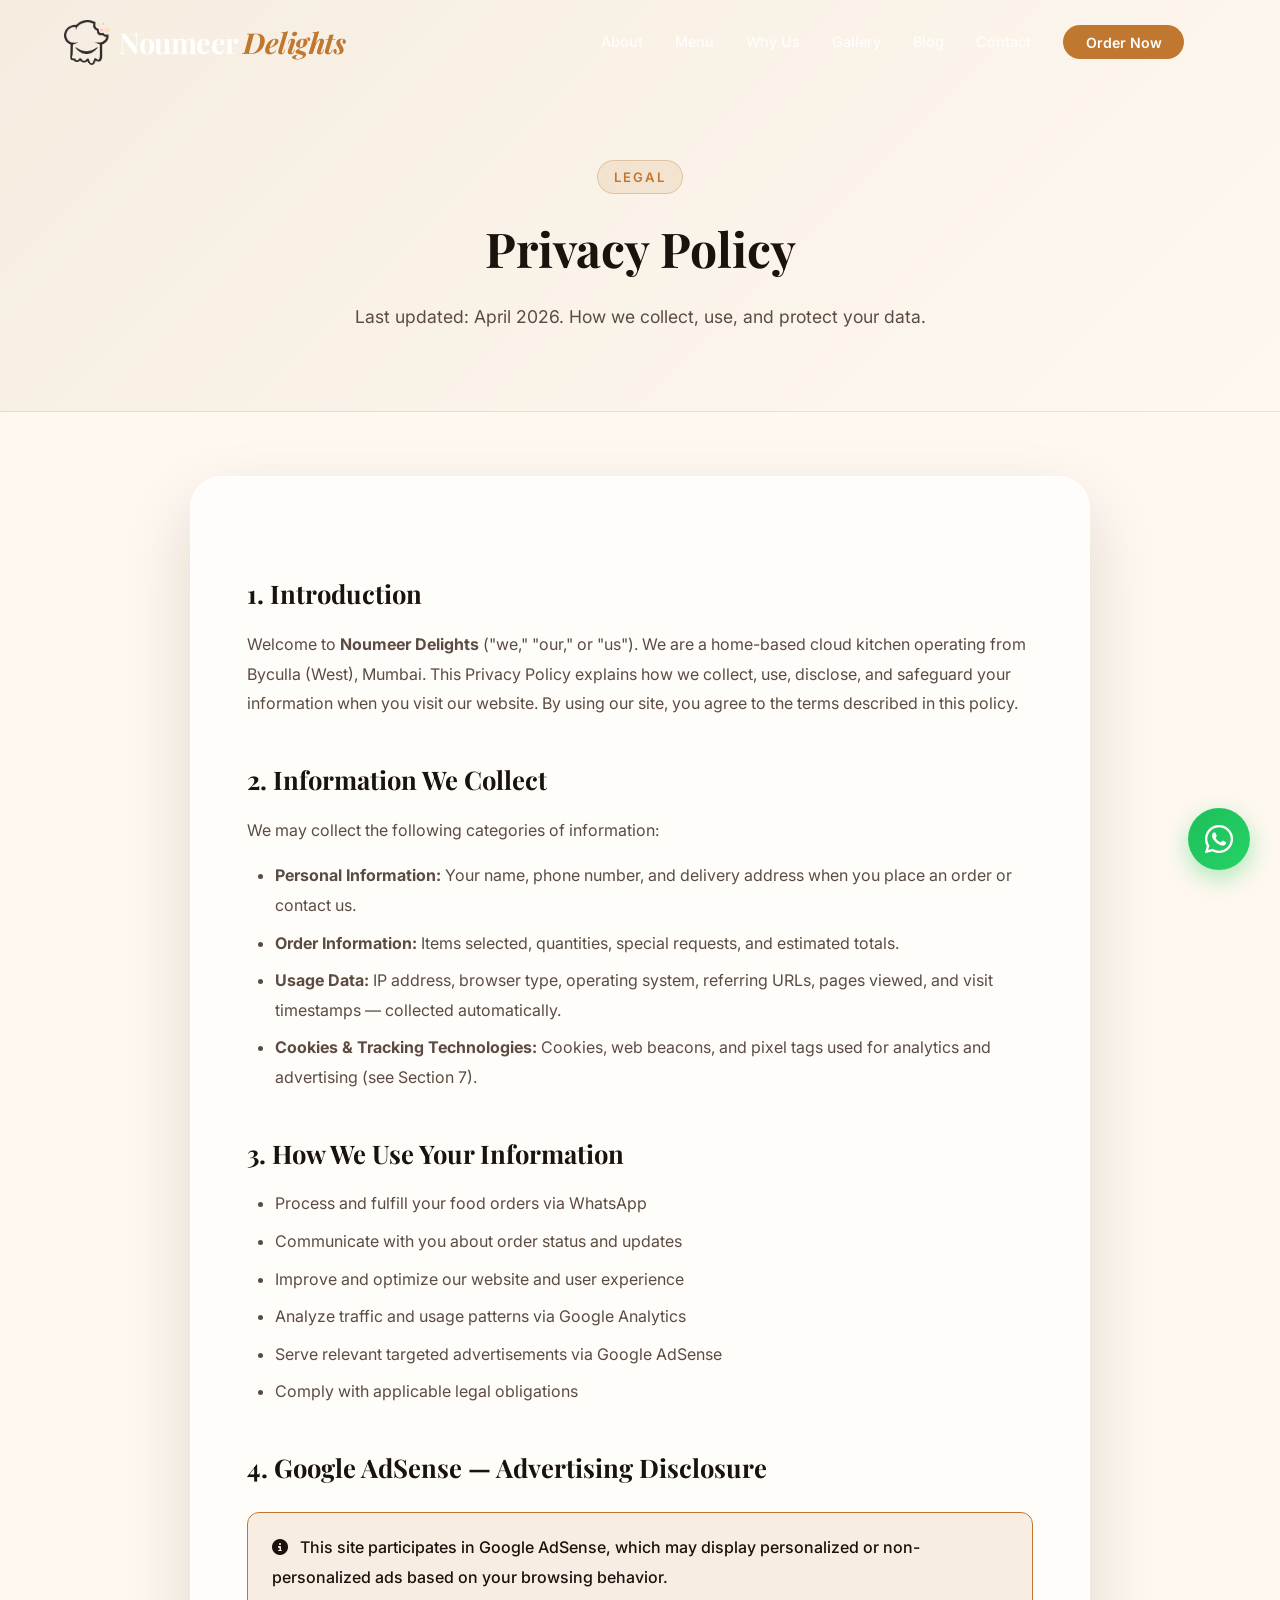
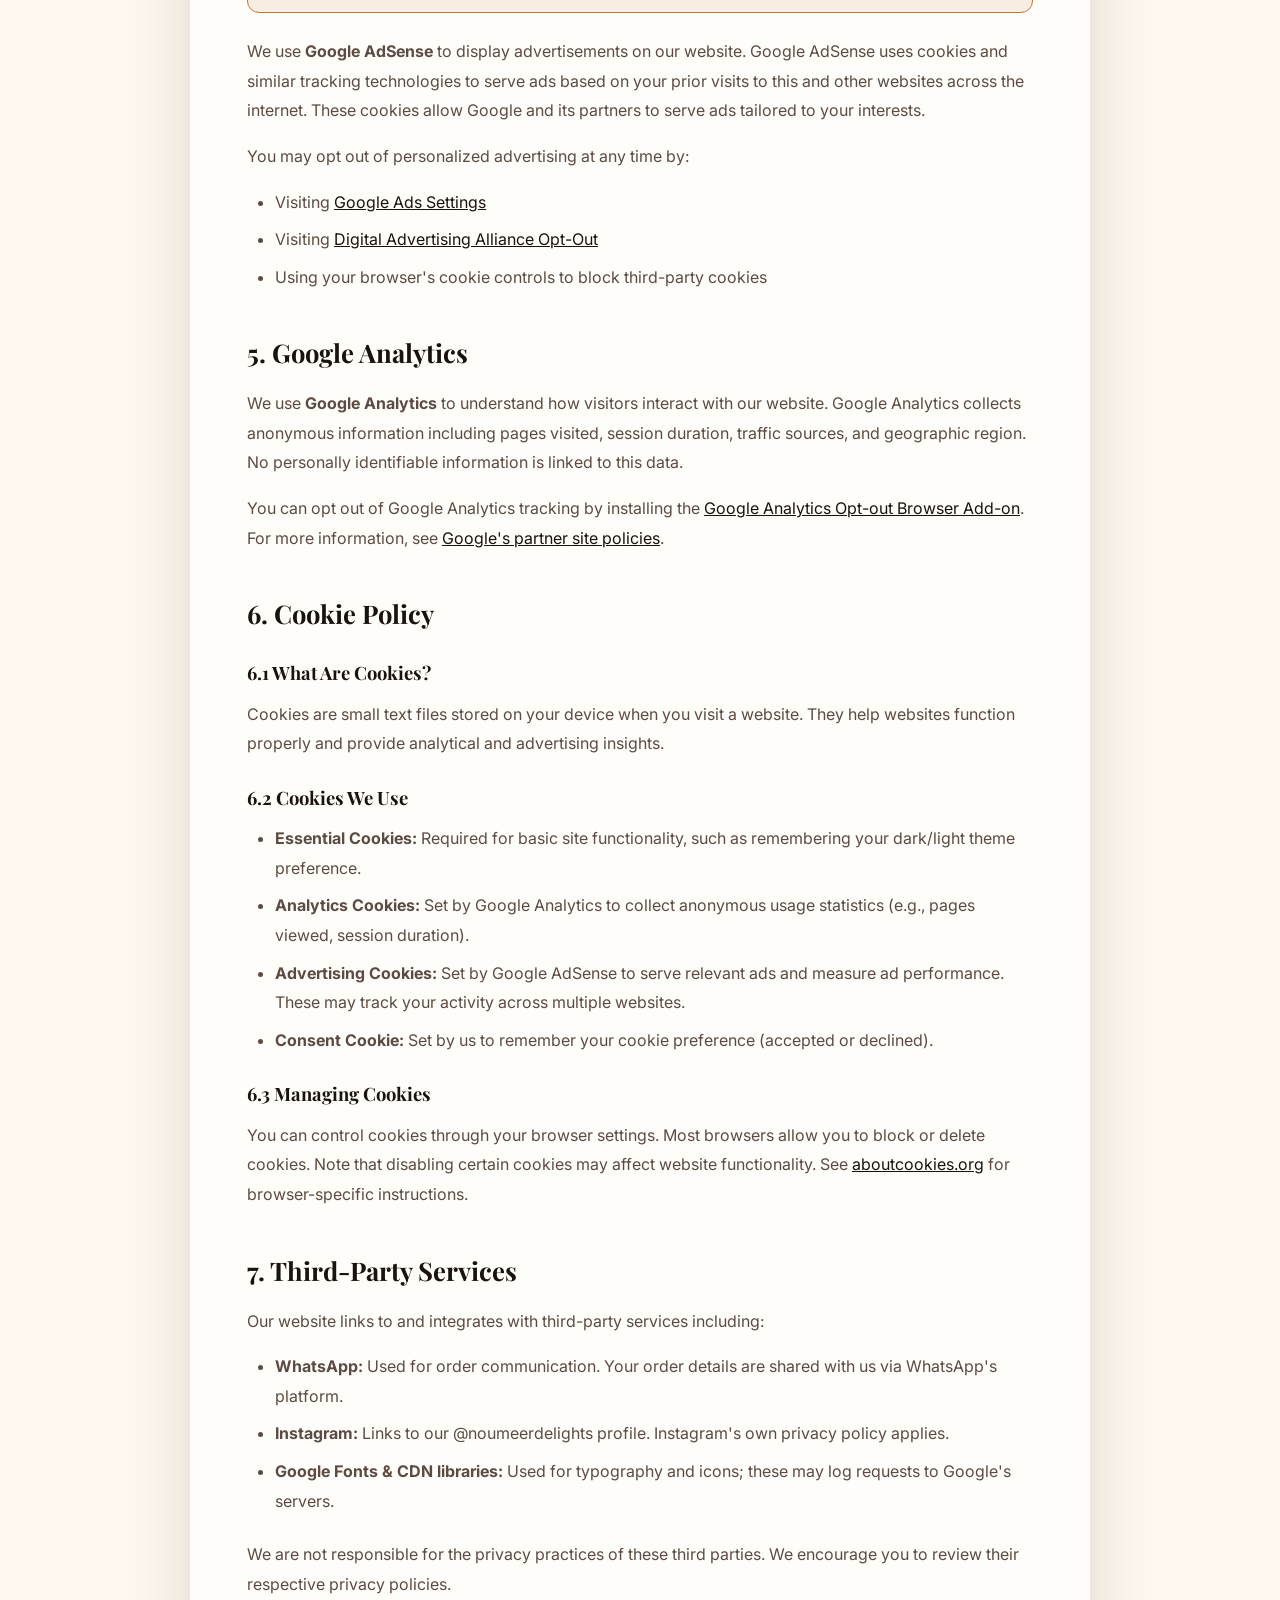
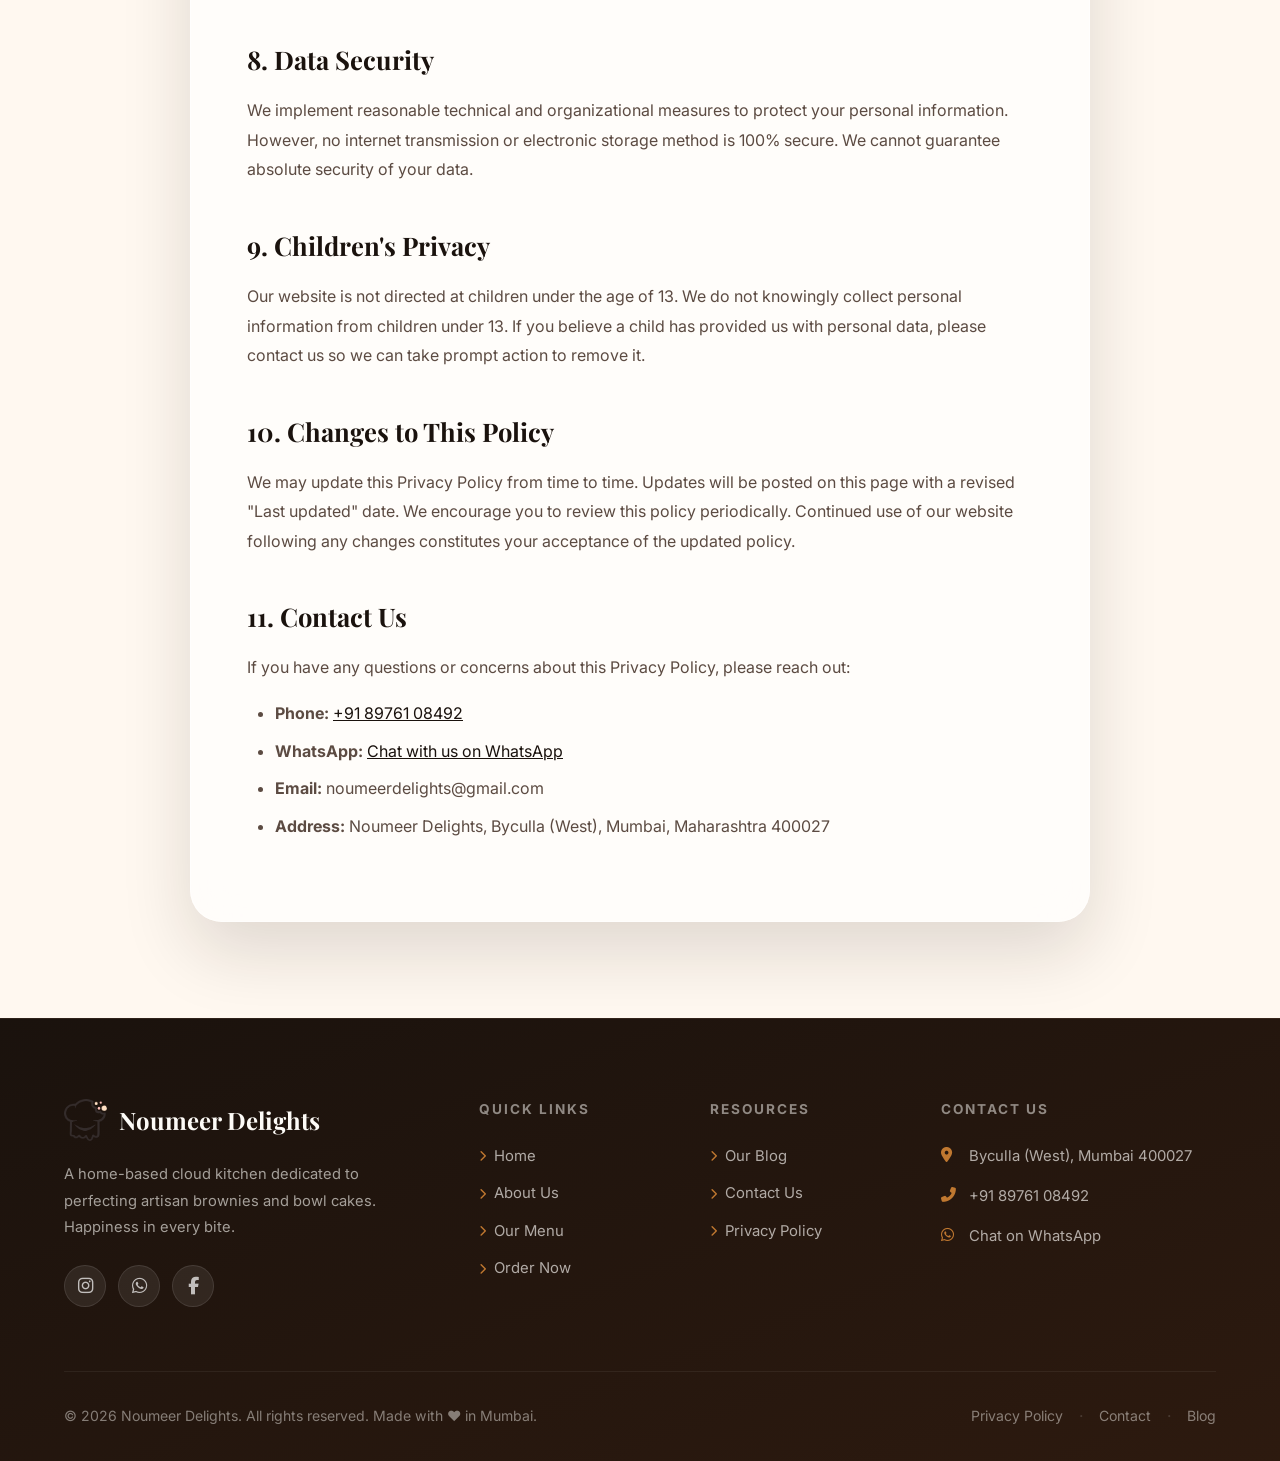
<file: privacy.html>
<!DOCTYPE html>
<html lang="en">

<head>
  <meta charset="UTF-8">
  <meta name="viewport" content="width=device-width, initial-scale=1.0">
  <title>Privacy Policy | Noumeer Delights — Cookie & AdSense Disclosure</title>
  <meta name="description"
    content="Noumeer Delights Privacy Policy — how we collect and use your data, our Google AdSense advertising disclosure, and cookie consent information.">
  <meta name="robots" content="index, follow">
  <link rel="canonical" href="https://www.noumeer.com/privacy.html">
  <meta name="google-adsense-account" content="ca-pub-XXXXXXXXXXXXXXXX">

  <link rel="preconnect" href="https://fonts.googleapis.com">
  <link rel="preconnect" href="https://fonts.gstatic.com" crossorigin>
  <link
    href="https://fonts.googleapis.com/css2?family=Inter:wght@300;400;500;600;700&family=Playfair+Display:ital,wght@0,400;0,600;0,700;1,400&display=swap"
    rel="stylesheet">
  <link rel="stylesheet" href="https://cdnjs.cloudflare.com/ajax/libs/font-awesome/6.4.0/css/all.min.css">
  <link rel="stylesheet" href="style.css">

  <style>
    .privacy-content h2 {
      margin-top: 2.5rem;
      margin-bottom: 1rem;
      font-size: 1.6rem;
      color: var(--primary);
    }

    .privacy-content h3 {
      margin-top: 1.5rem;
      margin-bottom: 0.75rem;
      font-size: 1.15rem;
      color: var(--primary);
    }

    .privacy-content p {
      color: var(--text-muted);
      line-height: 1.85;
      margin-bottom: 1rem;
      font-size: 1rem;
    }

    .privacy-content ul {
      color: var(--text-muted);
      line-height: 1.85;
      list-style: disc;
      padding-left: 1.75rem;
      margin-bottom: 1.5rem;
      font-size: 1rem;
    }

    .privacy-content li {
      margin-bottom: 0.5rem;
    }

    .privacy-content a {
      color: var(--primary);
      text-decoration: underline;
    }

    .privacy-notice {
      background: var(--accent-muted);
      border: 1px solid var(--accent);
      border-radius: 12px;
      padding: 1.25rem 1.5rem;
      margin: 1.5rem 0;
    }

    .privacy-notice p {
      margin: 0;
      color: var(--primary);
      font-weight: 500;
    }
  </style>
</head>

<body>
  <div id="scroll-progress"></div>

  <!-- Header -->
  <header class="header" id="main-header">
    <a href="index.html" class="brand-logo">
      <img src="assets/images/logo.png" alt="Noumeer Delights Logo" class="logo-img"
        onerror="this.src='assets/images/logo.png'">
      <span class="brand-name">Noumeer <em>Delights</em></span>
    </a>
    <div class="header-right">
      <ul class="nav-links" id="nav-links">
        <li><a href="index.html#about">About</a></li>
        <li><a href="index.html#menu">Menu</a></li>
        <li><a href="index.html#why-us">Why Us</a></li>
        <li><a href="index.html#gallery">Gallery</a></li>
        <li><a href="blog.html">Blog</a></li>
        <li><a href="contact.html">Contact</a></li>
        <li><a href="index.html#order" class="nav-cta-btn">Order Now</a></li>
      </ul>
      <div class="header-controls">
        <div class="menu-toggle" id="mobile-menu" aria-label="Toggle mobile menu">
          <span></span><span></span><span></span>
        </div>
      </div>
    </div>
  </header>
  <div class="nav-backdrop" id="nav-backdrop"></div>

  <!-- Page Hero -->
  <div class="page-hero">
    <span class="page-hero-tag">Legal</span>
    <h1>Privacy Policy</h1>
    <p>Last updated: April 2026. How we collect, use, and protect your data.</p>
  </div>

  <!-- Content -->
  <section class="section" style="padding-top: 4rem; padding-bottom: 6rem;">
    <div class="glass-chip privacy-content" style="max-width: 900px; margin: 0 auto;">

      <h2>1. Introduction</h2>
      <p>Welcome to <strong>Noumeer Delights</strong> ("we," "our," or "us"). We are a home-based cloud kitchen
        operating from Byculla (West), Mumbai. This Privacy Policy explains how we collect, use, disclose, and safeguard
        your information when you visit our website. By using our site, you agree to the terms described in this policy.
      </p>

      <h2>2. Information We Collect</h2>
      <p>We may collect the following categories of information:</p>
      <ul>
        <li><strong>Personal Information:</strong> Your name, phone number, and delivery address when you place an order
          or contact us.</li>
        <li><strong>Order Information:</strong> Items selected, quantities, special requests, and estimated totals.</li>
        <li><strong>Usage Data:</strong> IP address, browser type, operating system, referring URLs, pages viewed, and
          visit timestamps — collected automatically.</li>
        <li><strong>Cookies & Tracking Technologies:</strong> Cookies, web beacons, and pixel tags used for analytics
          and advertising (see Section 7).</li>
      </ul>

      <h2>3. How We Use Your Information</h2>
      <ul>
        <li>Process and fulfill your food orders via WhatsApp</li>
        <li>Communicate with you about order status and updates</li>
        <li>Improve and optimize our website and user experience</li>
        <li>Analyze traffic and usage patterns via Google Analytics</li>
        <li>Serve relevant targeted advertisements via Google AdSense</li>
        <li>Comply with applicable legal obligations</li>
      </ul>

      <h2>4. Google AdSense — Advertising Disclosure</h2>
      <div class="privacy-notice">
        <p><i class="fas fa-info-circle" style="margin-right: 0.5rem;"></i> This site participates in Google AdSense,
          which may display personalized or non-personalized ads based on your browsing behavior.</p>
      </div>
      <p>We use <strong>Google AdSense</strong> to display advertisements on our website. Google AdSense uses cookies
        and similar tracking technologies to serve ads based on your prior visits to this and other websites across the
        internet. These cookies allow Google and its partners to serve ads tailored to your interests.</p>
      <p>You may opt out of personalized advertising at any time by:</p>
      <ul>
        <li>Visiting <a href="https://www.google.com/settings/ads" target="_blank" rel="noopener">Google Ads
            Settings</a></li>
        <li>Visiting <a href="https://www.aboutads.info/choices/" target="_blank" rel="noopener">Digital Advertising
            Alliance Opt-Out</a></li>
        <li>Using your browser's cookie controls to block third-party cookies</li>
      </ul>

      <h2>5. Google Analytics</h2>
      <p>We use <strong>Google Analytics</strong> to understand how visitors interact with our website. Google Analytics
        collects anonymous information including pages visited, session duration, traffic sources, and geographic
        region. No personally identifiable information is linked to this data.</p>
      <p>You can opt out of Google Analytics tracking by installing the <a
          href="https://tools.google.com/dlpage/gaoptout" target="_blank" rel="noopener">Google Analytics Opt-out
          Browser Add-on</a>. For more information, see <a href="https://policies.google.com/technologies/partner-sites"
          target="_blank" rel="noopener">Google's partner site policies</a>.</p>

      <h2>6. Cookie Policy</h2>
      <h3>6.1 What Are Cookies?</h3>
      <p>Cookies are small text files stored on your device when you visit a website. They help websites function
        properly and provide analytical and advertising insights.</p>

      <h3>6.2 Cookies We Use</h3>
      <ul>
        <li><strong>Essential Cookies:</strong> Required for basic site functionality, such as remembering your
          dark/light theme preference.</li>
        <li><strong>Analytics Cookies:</strong> Set by Google Analytics to collect anonymous usage statistics (e.g.,
          pages viewed, session duration).</li>
        <li><strong>Advertising Cookies:</strong> Set by Google AdSense to serve relevant ads and measure ad
          performance. These may track your activity across multiple websites.</li>
        <li><strong>Consent Cookie:</strong> Set by us to remember your cookie preference (accepted or declined).</li>
      </ul>

      <h3>6.3 Managing Cookies</h3>
      <p>You can control cookies through your browser settings. Most browsers allow you to block or delete cookies. Note
        that disabling certain cookies may affect website functionality. See <a href="https://www.aboutcookies.org"
          target="_blank" rel="noopener">aboutcookies.org</a> for browser-specific instructions.</p>

      <h2>7. Third-Party Services</h2>
      <p>Our website links to and integrates with third-party services including:</p>
      <ul>
        <li><strong>WhatsApp:</strong> Used for order communication. Your order details are shared with us via
          WhatsApp's platform.</li>
        <li><strong>Instagram:</strong> Links to our @noumeerdelights profile. Instagram's own privacy policy applies.
        </li>
        <li><strong>Google Fonts & CDN libraries:</strong> Used for typography and icons; these may log requests to
          Google's servers.</li>
      </ul>
      <p>We are not responsible for the privacy practices of these third parties. We encourage you to review their
        respective privacy policies.</p>

      <h2>8. Data Security</h2>
      <p>We implement reasonable technical and organizational measures to protect your personal information. However, no
        internet transmission or electronic storage method is 100% secure. We cannot guarantee absolute security of your
        data.</p>

      <h2>9. Children's Privacy</h2>
      <p>Our website is not directed at children under the age of 13. We do not knowingly collect personal information
        from children under 13. If you believe a child has provided us with personal data, please contact us so we can
        take prompt action to remove it.</p>

      <h2>10. Changes to This Policy</h2>
      <p>We may update this Privacy Policy from time to time. Updates will be posted on this page with a revised "Last
        updated" date. We encourage you to review this policy periodically. Continued use of our website following any
        changes constitutes your acceptance of the updated policy.</p>

      <h2>11. Contact Us</h2>
      <p>If you have any questions or concerns about this Privacy Policy, please reach out:</p>
      <ul>
        <li><strong>Phone:</strong> <a href="tel:+918976108492">+91 89761 08492</a></li>
        <li><strong>WhatsApp:</strong> <a href="https://wa.me/918976108492" target="_blank" rel="noopener">Chat with us
            on WhatsApp</a></li>
        <li><strong>Email:</strong> noumeerdelights@gmail.com</li>
        <li><strong>Address:</strong> Noumeer Delights, Byculla (West), Mumbai, Maharashtra 400027</li>
      </ul>

    </div>
  </section>

  <!-- Footer -->
  <footer class="footer">
    <div class="footer-container">
      <div class="footer__top">
        <div class="footer-col footer-col--brand">
          <div class="footer__brand">
            <img src="assets/images/logo.png" alt="Noumeer Delights Logo" class="footer__logo"
              onerror="this.src='assets/images/logo.png'">
            <h4>Noumeer Delights</h4>
          </div>
          <p class="footer__about">A home-based cloud kitchen dedicated to perfecting artisan brownies and bowl cakes.
            Happiness in every bite.</p>
          <div class="footer__socials">
            <a href="https://www.instagram.com/noumeer_delights/" target="_blank" rel="noopener noreferrer"
              aria-label="Instagram"><i class="fab fa-instagram"></i></a>
            <a href="https://wa.me/918976108492" target="_blank" rel="noopener noreferrer" aria-label="WhatsApp"><i
                class="fab fa-whatsapp"></i></a>
            <a href="https://www.facebook.com/" target="_blank" rel="noopener noreferrer" aria-label="Facebook"><i
                class="fab fa-facebook-f"></i></a>
          </div>
        </div>
        <div class="footer-col">
          <h4 class="footer__heading">Quick Links</h4>
          <ul class="footer__links">
            <li><a href="index.html"><i class="fas fa-chevron-right"></i> Home</a></li>
            <li><a href="index.html#about"><i class="fas fa-chevron-right"></i> About Us</a></li>
            <li><a href="index.html#menu"><i class="fas fa-chevron-right"></i> Our Menu</a></li>
            <li><a href="index.html#order"><i class="fas fa-chevron-right"></i> Order Now</a></li>
          </ul>
        </div>
        <div class="footer-col">
          <h4 class="footer__heading">Resources</h4>
          <ul class="footer__links">
            <li><a href="blog.html"><i class="fas fa-chevron-right"></i> Our Blog</a></li>
            <li><a href="contact.html"><i class="fas fa-chevron-right"></i> Contact Us</a></li>
            <li><a href="privacy.html"><i class="fas fa-chevron-right"></i> Privacy Policy</a></li>
          </ul>
        </div>
        <div class="footer-col">
          <h4 class="footer__heading">Contact Us</h4>
          <ul class="footer__contact-list">
            <li><i class="fas fa-map-marker-alt"></i><span>Byculla (West), Mumbai 400027</span></li>
            <li><i class="fas fa-phone-alt"></i><a href="tel:+918976108492">+91 89761 08492</a></li>
            <li><i class="fab fa-whatsapp"></i><a href="https://wa.me/918976108492" target="_blank" rel="noopener">Chat
                on WhatsApp</a></li>
          </ul>
        </div>
      </div>
      <div class="footer__bottom">
        <p class="footer__copy">© 2026 Noumeer Delights. All rights reserved. Made with ❤️ in Mumbai.</p>
        <div class="footer__legal">
          <a href="privacy.html">Privacy Policy</a><span>·</span>
          <a href="contact.html">Contact</a><span>·</span>
          <a href="blog.html">Blog</a>
        </div>
      </div>
    </div>
  </footer>

  <a href="https://wa.me/918976108492" class="whatsapp-float" target="_blank" rel="noopener noreferrer"
    title="Chat with us on WhatsApp" aria-label="WhatsApp">
    <i class="fab fa-whatsapp"></i>
    <span class="whatsapp-tooltip">Order Now!</span>
  </a>

  <script src="script.js"></script>
</body>

</html>
</file>
<file: style.css>
/* ========== THEME VARIABLES ========== */
:root {
  --bg-color: #FFF8F0;
  --bg-secondary: #F5EDE0;
  --card-bg: #FFFFFF;
  --glass-bg: rgba(255, 255, 255, 0.65);
  --text-main: #1A120D;
  --text-muted: #5C4B42;
  --primary: #1A120D;
  --primary-hover: #0D0904;
  --accent: #C07830;
  --accent-hover: #A86620;
  --accent-muted: rgba(192, 120, 48, 0.12);
  --accent-light: rgba(192, 120, 48, 0.06);
  --border: rgba(26, 18, 13, 0.08);
  --glass-border: rgba(255, 255, 255, 0.5);
  --shadow-sm: 0 4px 12px rgba(26, 18, 13, 0.06);
  --shadow-md: 0 12px 40px rgba(26, 18, 13, 0.1);
  --shadow-lg: 0 30px 70px rgba(26, 18, 13, 0.14);
  --header-bg: rgba(255, 248, 240, 0.92);

  --font-main: 'Inter', system-ui, -apple-system, sans-serif;
  --font-serif: 'Playfair Display', serif;
  --transition: 0.45s cubic-bezier(0.16, 1, 0.3, 1);
}

/* ========== RESET & GLOBALS ========== */
*,
*::before,
*::after {
  margin: 0;
  padding: 0;
  box-sizing: border-box;
}

html {
  scroll-behavior: smooth;
  font-size: 16px;
}

body {
  font-family: var(--font-main);
  background-color: var(--bg-color);
  color: var(--text-main);
  line-height: 1.6;
  overflow-x: hidden;
}

h1,
h2,
h3,
h4,
h5,
h6 {
  font-family: var(--font-serif);
  color: var(--primary);
}

a {
  text-decoration: none;
  color: inherit;
}

ul {
  list-style: none;
}

img {
  max-width: 100%;
  border-radius: 16px;
  display: block;
}

/* ========== SCROLL PROGRESS BAR ========== */
#scroll-progress {
  position: fixed;
  top: 0;
  left: 0;
  height: 3px;
  width: 0%;
  background: linear-gradient(90deg, var(--accent), #E8A030);
  z-index: 9999;
  transition: width 0.1s linear;
  border-radius: 0 2px 2px 0;
}

/* ========== COOKIE CONSENT BANNER ========== */
.cookie-banner {
  position: fixed;
  bottom: 0;
  left: 0;
  right: 0;
  z-index: 9000;
  background: var(--card-bg);
  border-top: 1px solid var(--border);
  box-shadow: 0 -8px 40px rgba(0, 0, 0, 0.12);
  padding: 1.25rem 5%;
  transform: translateY(100%);
  transition: transform 0.5s cubic-bezier(0.16, 1, 0.3, 1);
}

.cookie-banner.show {
  transform: translateY(0);
}

.cookie-inner {
  max-width: 1200px;
  margin: 0 auto;
  display: flex;
  align-items: center;
  gap: 2rem;
  flex-wrap: wrap;
}

.cookie-text {
  display: flex;
  align-items: flex-start;
  gap: 1rem;
  flex: 1;
}

.cookie-icon {
  font-size: 1.8rem;
  color: var(--accent);
  flex-shrink: 0;
  margin-top: 2px;
}

.cookie-text p {
  font-size: 0.92rem;
  color: var(--text-muted);
  line-height: 1.7;
}

.cookie-text a {
  color: var(--primary);
  text-decoration: underline;
  font-weight: 500;
}

.cookie-actions {
  display: flex;
  gap: 0.75rem;
  flex-shrink: 0;
}

.cookie-btn {
  padding: 0.65rem 1.5rem;
  border-radius: 50px;
  font-size: 0.9rem;
  font-weight: 600;
  cursor: pointer;
  transition: all var(--transition);
  border: 2px solid var(--primary);
}

.cookie-btn--primary {
  background-color: var(--primary);
  color: var(--bg-color);
}

.cookie-btn--primary:hover {
  background-color: var(--accent);
  border-color: var(--accent);
}

.cookie-btn--outline {
  background-color: transparent;
  color: var(--primary);
}

.cookie-btn--outline:hover {
  background-color: var(--accent-muted);
}

/* ========== PRELOADER ========== */
#preloader {
  position: fixed;
  inset: 0;
  background-color: var(--bg-color);
  display: flex;
  justify-content: center;
  align-items: center;
  z-index: 10000;
  transition: opacity 0.5s ease, visibility 0.5s ease;
}

.preloader-inner {
  display: flex;
  flex-direction: column;
  align-items: center;
  justify-content: center;
  text-align: center;
}

.preloader-logo {
  width: 80px;
  height: 80px;
  object-fit: contain;
  padding: 10px;
  border-radius: 50%;
  border: 4px solid var(--accent);
  box-shadow: 0 0 20px rgba(192, 120, 48, 0.4);
  animation: pulse 2s infinite cubic-bezier(0.4, 0, 0.2, 1);
}

.preloader-cupcakes {
  display: flex;
  gap: 0.75rem;
  font-size: 1.8rem;
  margin-bottom: 1rem;
}

.cupcake {
  width: 75px;
  height: auto;
  animation: bounce 0.6s infinite alternate cubic-bezier(0.5, 0.05, 1, 0.5);
}

.cupcake:nth-child(2) {
  animation-delay: 0.2s;
}

.cupcake:nth-child(3) {
  animation-delay: 0.4s;
}

.preloader-brand {
  font-family: var(--font-serif);
  font-size: 1.6rem;
  color: var(--primary);
  margin-top: 0.5rem;
}

.preloader-tagline {
  font-size: 0.8rem;
  color: var(--text-muted);
  letter-spacing: 3px;
  text-transform: uppercase;
  font-weight: 600;
  margin-top: -8px;
}

@keyframes bounce {
  100% {
    transform: translateY(-12px);
    opacity: 0.7;
  }
}

@keyframes pulse {
  0% {
    transform: scale(0.95);
    box-shadow: 0 0 0 0 rgba(192, 120, 48, 0.6);
  }

  70% {
    transform: scale(1.05);
    box-shadow: 0 0 0 15px rgba(192, 120, 48, 0);
  }

  100% {
    transform: scale(0.95);
    box-shadow: 0 0 0 0 rgba(192, 120, 48, 0);
  }
}

/* ========== HEADER & NAV ========== */
.header {
  position: fixed;
  top: 0;
  width: 100%;
  padding: 1.2rem 5%;
  display: flex;
  justify-content: space-between;
  align-items: center;
  z-index: 1000;
  transition: all var(--transition);
  border-bottom: 1px solid transparent;
}

.header.sticky {
  background-color: var(--header-bg);
  backdrop-filter: blur(20px);
  -webkit-backdrop-filter: blur(20px);
  padding: 0.9rem 5%;
  border-bottom: 1px solid var(--border);
  box-shadow: var(--shadow-sm);
}

.brand-logo {
  font-family: var(--font-serif);
  font-size: 1.8rem;
  font-weight: 700;
  color: #fff;
  letter-spacing: -0.5px;
  display: flex;
  align-items: center;
  gap: 0.6rem;
  transition: transform var(--transition);
}

.header.sticky .brand-logo {
  color: var(--primary);
}

.brand-logo:hover {
  transform: scale(1.04);
}

.logo-img {
  height: 45px;
  width: auto;
  object-fit: contain;
  border-radius: 12px;
}

.brand-name em {
  font-style: italic;
  color: var(--accent);
}

.header-right {
  display: flex;
  align-items: center;
  gap: 2rem;
}

.header-controls {
  display: flex;
  align-items: center;
  gap: 1rem;
}

.nav-links {
  display: flex;
  gap: 2rem;
  align-items: center;
}

.nav-links li a {
  font-weight: 500;
  font-size: 0.9rem;
  position: relative;
  transition: color var(--transition);
  color: rgba(255, 255, 255, 0.85);
}

.header.sticky .nav-links li a {
  color: var(--text-muted);
}

.nav-links li a:hover {
  color: #fff;
}

.header.sticky .nav-links li a:hover {
  color: var(--primary);
}

.nav-links li a::after {
  content: '';
  position: absolute;
  bottom: -3px;
  left: 0;
  width: 0;
  height: 2px;
  background-color: var(--accent);
  border-radius: 2px;
  transition: width var(--transition);
}

.nav-links li a:hover::after {
  width: 100%;
}

.nav-cta-btn {
  background-color: var(--accent) !important;
  color: #fff !important;
  padding: 0.55rem 1.4rem;
  border-radius: 50px;
  font-weight: 600 !important;
  font-size: 0.88rem !important;
  transition: all var(--transition) !important;
}

.nav-cta-btn:hover {
  background-color: var(--accent-hover) !important;
  transform: translateY(-1px);
}

.nav-cta-btn::after {
  display: none !important;
}

.menu-toggle {
  display: none;
  cursor: pointer;
  width: 36px;
  height: 36px;
  align-items: center;
  justify-content: center;
  border-radius: 8px;
  transition: background var(--transition);
  flex-direction: column;
  gap: 5px;
  padding: 6px;
}

.menu-toggle span {
  display: block;
  width: 22px;
  height: 2px;
  background: #fff;
  border-radius: 2px;
  transition: all var(--transition);
}

.header.sticky .menu-toggle span {
  background: var(--primary);
}

.menu-toggle:hover {
  background-color: var(--accent-muted);
}

.nav-backdrop {
  display: none;
  position: fixed;
  inset: 0;
  background: rgba(0, 0, 0, 0.5);
  z-index: 999;
  backdrop-filter: blur(4px);
}

.nav-backdrop.active {
  display: block;
}

/* ========== BUTTONS ========== */
.btn {
  display: inline-flex;
  align-items: center;
  justify-content: center;
  gap: 0.6rem;
  padding: 0.9rem 2.4rem;
  background-color: var(--primary);
  color: var(--bg-color);
  border-radius: 50px;
  font-weight: 600;
  font-size: 0.95rem;
  transition: all var(--transition);
  border: 2px solid var(--primary);
  cursor: pointer;
  box-shadow: var(--shadow-sm);
}

.btn:hover {
  background-color: transparent;
  color: var(--primary);
  transform: translateY(-2px);
  box-shadow: var(--shadow-md);
}

.btn-ghost {
  background-color: rgba(255, 255, 255, 0.15);
  color: #fff;
  border-color: rgba(255, 255, 255, 0.6);
  backdrop-filter: blur(8px);
}

.btn-ghost:hover {
  background-color: #fff;
  color: var(--primary);
  border-color: #fff;
}

.btn-outline {
  background-color: transparent;
  color: var(--primary);
  border-color: var(--primary);
}

.btn-outline:hover {
  background-color: var(--primary);
  color: var(--bg-color);
}

.btn-primary {
  background: linear-gradient(135deg, var(--accent), var(--accent-hover));
  border-color: transparent;
  color: #fff;
}

.btn-primary:hover {
  background: linear-gradient(135deg, var(--accent-hover), var(--accent));
  color: #fff;
  border-color: transparent;
  transform: translateY(-2px);
  box-shadow: 0 12px 30px rgba(192, 120, 48, 0.35);
}

.btn-instagram {
  background: linear-gradient(135deg, #f09433 0%, #e6683c 25%, #dc2743 50%, #cc2366 75%, #bc1888 100%);
  color: #fff;
  border-color: transparent;
}

.btn-instagram:hover {
  transform: translateY(-3px);
  box-shadow: 0 12px 30px rgba(220, 39, 67, 0.3);
  opacity: 0.9;
  color: #fff;
}

.btn-sm {
  padding: 0.6rem 1.4rem;
  font-size: 0.85rem;
}

/* ========== GLASS CHIP ========== */
.glass-chip {
  background-color: var(--glass-bg);
  backdrop-filter: blur(24px);
  -webkit-backdrop-filter: blur(24px);
  border: 1px solid var(--glass-border);
  box-shadow: var(--shadow-lg);
  border-radius: 32px;
  padding: 3.5rem;
}

/* ========== HERO SECTION ========== */
.hero {
  min-height: 100vh;
  position: relative;
  overflow: hidden;
  display: flex;
  align-items: center;
  justify-content: center;
}

.hero-bg-slider {
  position: absolute;
  inset: 0;
  z-index: 0;
}

.hero-bg-slide {
  position: absolute;
  inset: 0;
  background-size: cover;
  background-position: center;
  opacity: 0;
  transition: opacity 1.2s cubic-bezier(0.4, 0, 0.2, 1);
  transform: scale(1.05);
}

.hero-bg-slide.active {
  opacity: 1;
  animation: heroZoom 8s ease-out forwards;
}

@keyframes heroZoom {
  from {
    transform: scale(1.05);
  }

  to {
    transform: scale(1);
  }
}

.hero-bg-overlay {
  position: absolute;
  inset: 0;
  background: linear-gradient(160deg,
      rgba(10, 6, 3, 0.72) 0%,
      rgba(10, 6, 3, 0.55) 50%,
      rgba(10, 6, 3, 0.4) 100%);
  z-index: 1;
}

.hero-particles {
  position: absolute;
  inset: 0;
  pointer-events: none;
  z-index: 2;
}

.hero-content-center {
  position: relative;
  z-index: 3;
  text-align: center;
  max-width: 820px;
  padding: 0 2rem;
  animation: fadeUp 1s cubic-bezier(0.16, 1, 0.3, 1) both 0.3s;
}

.hero-badge {
  display: inline-flex;
  align-items: center;
  gap: 0.5rem;
  background-color: rgba(192, 120, 48, 0.25);
  color: #F5D08C;
  border: 1px solid rgba(192, 120, 48, 0.5);
  padding: 0.45rem 1.2rem;
  border-radius: 50px;
  font-size: 0.85rem;
  font-weight: 600;
  margin-bottom: 1.8rem;
  font-family: var(--font-main);
  backdrop-filter: blur(8px);
}

.hero-badge i {
  color: #F5D08C;
}

.hero-content-center h1 {
  font-size: clamp(3rem, 7vw, 5.5rem);
  line-height: 1.0;
  margin-bottom: 1.5rem;
  letter-spacing: -2px;
  color: #fff;
}

.hero-content-center h1 em {
  font-style: italic;
  color: #F5A623;
}

.hero-content-center p {
  font-size: 1.1rem;
  color: rgba(255, 255, 255, 0.8);
  margin-bottom: 2.5rem;
  line-height: 1.8;
}

.hero-actions {
  display: flex;
  gap: 1rem;
  flex-wrap: wrap;
  margin-bottom: 3rem;
  justify-content: center;
}

.hero-micro-stats {
  display: flex;
  gap: 2rem;
  flex-wrap: wrap;
  justify-content: center;
}

.hero-micro-stats span {
  display: flex;
  align-items: center;
  gap: 0.5rem;
  font-size: 0.85rem;
  font-weight: 600;
  color: rgba(255, 255, 255, 0.75);
}

.hero-micro-stats i {
  color: #F5A623;
  font-size: 0.8rem;
}

/* Hero Dots */
.hero-dots {
  position: absolute;
  bottom: 2.5rem;
  left: 50%;
  transform: translateX(-50%);
  display: flex;
  gap: 0.6rem;
  z-index: 4;
}

.hero-dot {
  width: 8px;
  height: 8px;
  border-radius: 50%;
  background: rgba(255, 255, 255, 0.4);
  border: none;
  cursor: pointer;
  transition: all 0.3s ease;
  padding: 0;
}

.hero-dot.active {
  background: var(--accent);
  width: 28px;
  border-radius: 4px;
}

/* ========== AD SLOT STYLES ========== */
.ad-container {
  text-align: center;
  padding: 1.5rem 5%;
  background-color: var(--bg-secondary);
  border-top: 1px solid var(--border);
  border-bottom: 1px solid var(--border);
  overflow: hidden;
  position: relative;
  z-index: 0;
}

.ad-container .adsbygoogle {
  background: repeating-linear-gradient(-45deg,
      transparent,
      transparent 8px,
      var(--border) 8px,
      var(--border) 9px);
  border: 1px dashed var(--border);
  border-radius: 8px;
  opacity: 0.4;
}

.ad-container .adsbygoogle[data-ad-status] {
  background: none;
  border: none;
  opacity: 1;
}

.ad-leaderboard {
  min-height: 120px;
  display: flex;
  flex-direction: column;
  align-items: center;
  justify-content: center;
  gap: 0.5rem;
}

.ad-content {
  padding: 2rem 5%;
  min-height: 150px;
  display: flex;
  flex-direction: column;
  align-items: center;
  justify-content: center;
  gap: 0.5rem;
}

.ad-footer-leaderboard {
  min-height: 120px;
  display: flex;
  flex-direction: column;
  align-items: center;
  justify-content: center;
  gap: 0.5rem;
}

.ad-label {
  font-size: 0.68rem;
  text-transform: uppercase;
  letter-spacing: 2px;
  color: var(--text-muted);
  font-weight: 500;
  opacity: 0.6;
}

/* ========== STATS TRUST BAR ========== */
.stats-bar {
  background: linear-gradient(135deg, #1A120D 0%, #3D2515 100%);
  padding: 3.5rem 5%;
}

.stats-container {
  max-width: 1000px;
  margin: 0 auto;
  display: flex;
  justify-content: space-between;
  align-items: center;
  gap: 2rem;
  flex-wrap: wrap;
}

.stat-item {
  text-align: center;
  flex: 1;
  min-width: 120px;
}

.stat-number {
  font-family: var(--font-serif);
  font-size: 3.5rem;
  font-weight: 700;
  color: #FDFBF7;
  line-height: 1;
  display: inline-block;
}

.stat-plus {
  font-family: var(--font-serif);
  font-size: 2.2rem;
  font-weight: 700;
  color: var(--accent);
  line-height: 1;
}

.stat-item p {
  font-size: 0.80rem;
  color: rgba(253, 251, 247, 0.65);
  margin-top: 0.5rem;
  font-weight: 500;
  text-transform: uppercase;
  letter-spacing: 1.5px;
}

.stat-divider {
  width: 1px;
  height: 60px;
  background: rgba(255, 255, 255, 0.15);
  flex-shrink: 0;
}

/* ========== SECTIONS GENERAL ========== */
.section {
  padding: 8rem 5%;
}

.section-header {
  text-align: center;
  margin-bottom: 4rem;
  max-width: 640px;
  margin-left: auto;
  margin-right: auto;
}

.section-tag {
  display: inline-block;
  background-color: var(--accent-muted);
  color: var(--accent);
  border: 1px solid rgba(192, 120, 48, 0.3);
  padding: 0.35rem 1rem;
  border-radius: 50px;
  font-size: 0.78rem;
  font-weight: 700;
  text-transform: uppercase;
  letter-spacing: 2.5px;
  margin-bottom: 1rem;
  font-family: var(--font-main);
}

.section-title {
  font-size: clamp(2.2rem, 4vw, 3.2rem);
  letter-spacing: -1px;
  margin-bottom: 1rem;
  line-height: 1.1;
}

.section-title em {
  font-style: italic;
  color: var(--accent);
}

.section-subtitle {
  font-size: 1.05rem;
  color: var(--text-muted);
  line-height: 1.7;
}

/* ========== ABOUT SECTION ========== */
.about-overlap-grid {
  display: grid;
  grid-template-columns: repeat(12, 1fr);
  align-items: center;
  max-width: 1200px;
  margin: 0 auto;
}

.about-img-box {
  grid-column: 1 / 8;
  grid-row: 1;
  position: relative;
  z-index: 1;
  border-radius: 40px;
  overflow: hidden;
  box-shadow: var(--shadow-md);
}

.about-img {
  width: 100%;
  height: 800px;
  object-fit: cover;
  border-radius: 40px;
}

.about-img-badge {
  position: absolute;
  bottom: 2rem;
  left: 2rem;
  background: var(--glass-bg);
  backdrop-filter: blur(12px);
  border: 1px solid var(--glass-border);
  padding: 0.75rem 1.5rem;
  border-radius: 50px;
  display: flex;
  align-items: center;
  gap: 0.5rem;
  font-weight: 600;
  font-size: 0.9rem;
  color: var(--primary);
}

.about-text {
  grid-column: 6 / 13;
  grid-row: 1;
  z-index: 2;
  transform: translateY(40px);
}

.about-text h2 {
  font-size: 2.4rem;
  margin-bottom: 1.5rem;
  line-height: 1.1;
}

.about-text p {
  color: var(--text-muted);
  margin-bottom: 1.2rem;
  font-size: 1.02rem;
  line-height: 1.8;
}

.features {
  display: grid;
  grid-template-columns: 1fr 1fr;
  gap: 0.9rem;
  margin-top: 2rem;
}

.feature-item {
  display: flex;
  align-items: center;
  gap: 0.65rem;
  font-weight: 600;
  color: var(--primary);
  font-size: 0.93rem;
}

.feature-item i {
  color: var(--accent);
  font-size: 0.9rem;
}

/* ========== MENU SECTION ========== */
.menu {
  background-color: var(--bg-secondary);
}

/* Menu Tabs */
.menu-tabs-wrapper {
  max-width: 900px;
  margin: 0 auto 3.5rem;
  overflow-x: auto;
  -webkit-overflow-scrolling: touch;
  padding-bottom: 0.5rem;
}

.menu-tabs-wrapper::-webkit-scrollbar {
  height: 3px;
}

.menu-tabs-wrapper::-webkit-scrollbar-track {
  background: transparent;
}

.menu-tabs-wrapper::-webkit-scrollbar-thumb {
  background: var(--border);
  border-radius: 2px;
}

.menu-tabs {
  display: flex;
  gap: 0.75rem;
  background: var(--card-bg);
  border-radius: 20px;
  padding: 0.6rem;
  border: 1px solid var(--border);
  box-shadow: var(--shadow-sm);
  width: max-content;
  min-width: 100%;
}

.menu-tab {
  display: flex;
  align-items: center;
  gap: 0.6rem;
  padding: 0.75rem 1.5rem;
  border-radius: 14px;
  border: none;
  background: transparent;
  color: var(--text-muted);
  font-family: var(--font-main);
  font-size: 0.92rem;
  font-weight: 600;
  cursor: pointer;
  transition: all var(--transition);
  white-space: nowrap;
  flex: 1;
  justify-content: center;
}

.menu-tab i {
  font-size: 1rem;
}

.menu-tab:hover {
  background-color: var(--accent-muted);
  color: var(--primary);
}

.menu-tab.active {
  background: linear-gradient(135deg, var(--accent), var(--accent-hover));
  color: #fff;
  box-shadow: 0 4px 15px rgba(192, 120, 48, 0.3);
}

/* Menu Panels */
.menu-panel {
  display: none;
  animation: fadeUp 0.5s cubic-bezier(0.16, 1, 0.3, 1) both;
}

.menu-panel.active {
  display: block;
}

/* Panel Hero */
.menu-panel-hero {
  display: grid;
  grid-template-columns: 1fr 1fr;
  gap: 4rem;
  align-items: center;
  max-width: 1100px;
  margin: 0 auto 4rem;
  padding: 0 1rem;
}

.menu-panel-hero-text h3 {
  font-size: 2.8rem;
  margin-bottom: 1rem;
  line-height: 1.1;
}

.menu-panel-hero-text h3 em {
  font-style: italic;
  color: var(--accent);
}

.menu-panel-hero-text p {
  color: var(--text-muted);
  font-size: 1.05rem;
  line-height: 1.8;
  margin-bottom: 2rem;
}

.menu-panel-features {
  list-style: none;
  padding: 0;
  margin-bottom: 2rem;
  display: grid;
  grid-template-columns: 1fr 1fr;
  gap: 0.75rem;
}

.menu-panel-features li {
  display: flex;
  align-items: center;
  gap: 0.6rem;
  font-size: 0.9rem;
  font-weight: 600;
  color: var(--text-main);
}

.menu-panel-features li i {
  color: var(--accent);
  font-size: 0.85rem;
  width: 16px;
  text-align: center;
}

.menu-panel-hero-img {
  position: relative;
  border-radius: 32px;
  overflow: hidden;
  box-shadow: var(--shadow-lg);
}

.menu-panel-hero-img img {
  width: 100%;
  height: 420px;
  object-fit: cover;
  border-radius: 32px;
  transition: transform 0.8s ease;
}

.menu-panel-hero-img:hover img {
  transform: scale(1.04);
}

/* Menu Cards */
.menu-staggered-grid {
  display: grid;
  grid-template-columns: repeat(auto-fit, minmax(280px, 1fr));
  gap: 2rem;
  align-items: start;
  max-width: 1200px;
  margin: 0 auto 3rem;
}

@media (min-width: 1024px) {
  .menu-staggered-grid .menu-card:nth-child(even) {
    transform: translateY(50px);
  }
}

.menu-card {
  background-color: var(--card-bg);
  border-radius: 24px;
  padding: 1.5rem;
  box-shadow: var(--shadow-sm);
  transition: all var(--transition);
  cursor: pointer;
  border: 1px solid var(--border);
  position: relative;
  overflow: hidden;
}

.menu-card::before {
  content: '';
  position: absolute;
  inset: 0;
  background: linear-gradient(135deg, var(--accent-muted), transparent);
  opacity: 0;
  transition: opacity var(--transition);
  border-radius: 24px;
  pointer-events: none;
}

.menu-card:hover::before {
  opacity: 1;
}

.menu-card:hover {
  transform: translateY(-10px) scale(1.02);
  box-shadow: var(--shadow-lg);
  border-color: var(--accent);
}

@media (min-width: 1024px) {
  .menu-staggered-grid .menu-card:nth-child(even):hover {
    transform: translateY(40px) scale(1.02);
  }
}

.menu-badge {
  position: absolute;
  top: 1.25rem;
  right: 1.25rem;
  padding: 0.3rem 0.85rem;
  border-radius: 50px;
  font-size: 0.72rem;
  font-weight: 700;
  text-transform: uppercase;
  letter-spacing: 1px;
  z-index: 2;
}

.badge-bestseller {
  background: linear-gradient(135deg, #C8860A, #E8A020);
  color: #fff;
}

.badge-popular {
  background: linear-gradient(135deg, #1A120D, #3D2515);
  color: #fff;
}

.badge-new {
  background: linear-gradient(135deg, #0E6B4A, #15A070);
  color: #fff;
}

.menu-card-img {
  width: 100%;
  height: 240px;
  object-fit: cover;
  border-radius: 16px;
  margin-bottom: 1.5rem;
  transition: transform 0.6s ease;
}

.menu-card:hover .menu-card-img {
  transform: scale(1.04);
}

.menu-info h3 {
  font-size: 1.35rem;
  margin-bottom: 0.5rem;
}

.menu-info p {
  font-size: 0.92rem;
  color: var(--text-muted);
  margin-bottom: 0.8rem;
  min-height: 48px;
  line-height: 1.6;
}

.menu-stars {
  display: flex;
  align-items: center;
  gap: 0.2rem;
  margin-bottom: 1rem;
}

.menu-stars i {
  color: #F5A623;
  font-size: 0.8rem;
}

.menu-stars span {
  color: var(--text-muted);
  font-size: 0.82rem;
  margin-left: 0.3rem;
  font-weight: 600;
}

.menu-price-row {
  display: flex;
  justify-content: space-between;
  align-items: center;
  border-top: 1px solid var(--border);
  padding-top: 1rem;
  margin-top: 0.5rem;
}

.price {
  font-size: 1.5rem;
  font-weight: 700;
  color: var(--primary);
  font-family: var(--font-serif);
}

.order-icon {
  background-color: var(--accent-muted);
  color: var(--accent);
  width: 44px;
  height: 44px;
  border-radius: 50%;
  display: flex;
  justify-content: center;
  align-items: center;
  font-size: 1.1rem;
  transition: all var(--transition);
}

.menu-card:hover .order-icon {
  background-color: var(--accent);
  color: #fff;
  transform: rotate(-12deg) scale(1.1);
}

.menu-cta-row {
  text-align: center;
  padding-top: 2rem;
}

/* ========== BENTO GRID ========== */
.bento-gallery-grid {
  display: grid;
  grid-template-columns: repeat(4, 1fr);
  gap: 1.25rem;
  max-width: 1200px;
  margin: 0 auto;
}

.bento-item {
  border-radius: 20px;
  overflow: hidden;
  position: relative;
  box-shadow: var(--shadow-sm);
  transition: all var(--transition);
  cursor: pointer;
  background: var(--card-bg);
}

.bento-item img {
  width: 100%;
  height: 250px;
  object-fit: cover;
  border-radius: 20px;
  transition: transform 0.6s ease;
}

.bento-item:hover {
  transform: scale(1.03);
  box-shadow: var(--shadow-md);
}

.bento-item:hover img {
  transform: scale(1.06);
}

.bento-cta-cell {
  background: linear-gradient(135deg, var(--accent), var(--accent-hover));
  display: flex;
  align-items: center;
  justify-content: center;
}

.bento-cta-inner {
  text-align: center;
  padding: 2rem 1.5rem;
  color: #fff;
}

.bento-cta-inner i {
  font-size: 2.5rem;
  margin-bottom: 1rem;
  opacity: 0.9;
}

.bento-cta-inner h4 {
  font-size: 1.2rem;
  color: #fff;
  margin-bottom: 0.5rem;
}

.bento-cta-inner p {
  font-size: 0.88rem;
  color: rgba(255, 255, 255, 0.8);
  margin-bottom: 1.25rem;
  line-height: 1.5;
}

/* ========== MENU THEME GRID ========== */
.menu-theme-grid {
  display: grid;
  grid-template-columns: repeat(auto-fit, minmax(220px, 1fr));
  gap: 1.5rem;
  max-width: 1200px;
  margin: 0 auto;
}

.menu-theme-card {
  background: var(--card-bg);
  border-radius: 20px;
  overflow: hidden;
  border: 1px solid var(--border);
  box-shadow: var(--shadow-sm);
  transition: all var(--transition);
  cursor: pointer;
}

.menu-theme-card:hover {
  transform: translateY(-8px);
  box-shadow: var(--shadow-md);
  border-color: var(--accent);
}

.menu-theme-img-wrap {
  overflow: hidden;
  height: 200px;
}

.menu-theme-img-wrap img {
  width: 100%;
  height: 100%;
  object-fit: cover;
  border-radius: 0;
  transition: transform 0.6s ease;
}

.menu-theme-card:hover .menu-theme-img-wrap img {
  transform: scale(1.06);
}

.menu-theme-info {
  padding: 1.25rem;
}

.menu-theme-info h4 {
  font-size: 1.05rem;
  margin-bottom: 0.35rem;
  color: var(--primary);
}

.menu-theme-info p {
  font-size: 0.87rem;
  color: var(--text-muted);
  line-height: 1.55;
}

/* ========== COOKIE TIN SHOWCASE ========== */
.tin-showcase-grid {
  display: grid;
  grid-template-columns: repeat(3, 1fr);
  gap: 1.5rem;
  max-width: 1100px;
  margin: 0 auto;
}

.tin-card {
  background: var(--card-bg);
  border-radius: 24px;
  overflow: hidden;
  border: 1px solid var(--border);
  box-shadow: var(--shadow-sm);
  transition: all var(--transition);
  cursor: pointer;
}

.tin-card:hover {
  transform: translateY(-8px) scale(1.02);
  box-shadow: var(--shadow-md);
  border-color: var(--accent);
}

.tin-img-wrap {
  overflow: hidden;
  height: 260px;
}

.tin-img-wrap img {
  width: 100%;
  height: 100%;
  object-fit: cover;
  border-radius: 0;
  transition: transform 0.6s ease;
}

.tin-card:hover .tin-img-wrap img {
  transform: scale(1.06);
}

.tin-info {
  padding: 1.25rem 1.5rem;
  display: flex;
  justify-content: space-between;
  align-items: center;
}

.tin-info h4 {
  font-size: 1rem;
  color: var(--primary);
}

.tin-price {
  font-family: var(--font-serif);
  font-size: 1.3rem;
  font-weight: 700;
  color: var(--accent);
}

.tin-order-card {
  background: linear-gradient(135deg, var(--primary), #3D2515);
  display: flex;
  align-items: center;
  justify-content: center;
  border-color: transparent;
  min-height: 340px;
}

.tin-order-inner {
  text-align: center;
  padding: 2rem 1.5rem;
  color: #fff;
}

.tin-order-inner i {
  font-size: 3rem;
  color: var(--accent);
  margin-bottom: 1rem;
}

.tin-order-inner h4 {
  font-size: 1.3rem;
  color: #fff;
  margin-bottom: 0.75rem;
}

.tin-order-inner p {
  font-size: 0.88rem;
  color: rgba(255, 255, 255, 0.7);
  margin-bottom: 1.5rem;
  line-height: 1.6;
}

/* ========== WHY US GRID ========== */
.why-section {
  background-color: var(--bg-color);
}

.why-us-grid {
  display: grid;
  grid-template-columns: repeat(auto-fit, minmax(280px, 1fr));
  gap: 1.5rem;
  max-width: 1200px;
  margin: 0 auto;
}

.why-card {
  display: flex;
  align-items: flex-start;
  gap: 1.25rem;
  background-color: var(--card-bg);
  padding: 2rem;
  border-radius: 20px;
  border: 1px solid var(--border);
  box-shadow: var(--shadow-sm);
  transition: all var(--transition);
}

.why-card:hover {
  transform: translateY(-6px);
  box-shadow: var(--shadow-md);
  border-color: var(--accent);
}

.why-icon {
  width: 60px;
  height: 60px;
  flex-shrink: 0;
  background-color: var(--accent-muted);
  color: var(--accent);
  border-radius: 16px;
  display: flex;
  align-items: center;
  justify-content: center;
  font-size: 1.5rem;
  transition: all var(--transition);
}

.why-card:hover .why-icon {
  background-color: var(--accent);
  color: #fff;
  transform: rotate(5deg) scale(1.1);
}

.why-card-content h3 {
  font-size: 1.2rem;
  margin-bottom: 0.5rem;
}

.why-card-content p {
  color: var(--text-muted);
  font-size: 0.93rem;
  line-height: 1.65;
}

/* ========== GALLERY SECTION ========== */
.gallery {
  background-color: var(--bg-secondary);
}

.masonry-gallery-grid {
  display: grid;
  grid-template-columns: repeat(4, 1fr);
  grid-auto-rows: 240px;
  gap: 1.25rem;
  max-width: 1200px;
  margin: 0 auto 3rem;
}

.gallery-item {
  border-radius: 20px;
  overflow: hidden;
  position: relative;
  box-shadow: var(--shadow-sm);
  cursor: pointer;
}

.item-large {
  grid-column: span 2;
  grid-row: span 2;
}

.item-wide {
  grid-column: span 2;
}

.gallery-img {
  width: 100%;
  height: 100%;
  object-fit: cover;
  transition: transform 0.7s ease;
  border-radius: 0;
}

.gallery-overlay {
  position: absolute;
  inset: 0;
  background: linear-gradient(to top, rgba(0, 0, 0, 0.7) 0%, transparent 60%);
  opacity: 0;
  display: flex;
  flex-direction: column;
  justify-content: flex-end;
  align-items: center;
  padding-bottom: 1.5rem;
  gap: 0.5rem;
  transition: all var(--transition);
}

.gallery-item:hover .gallery-img {
  transform: scale(1.07);
}

.gallery-item:hover .gallery-overlay {
  opacity: 1;
}

.gallery-icon {
  color: #FFF;
  font-size: 1.8rem;
  transform: translateY(15px);
  transition: transform var(--transition);
}

.gallery-item:hover .gallery-icon {
  transform: translateY(0);
}

.gallery-caption {
  color: #fff;
  font-size: 0.85rem;
  font-weight: 600;
  letter-spacing: 1px;
  text-transform: uppercase;
  transform: translateY(10px);
  transition: transform var(--transition);
  opacity: 0;
}

.gallery-item:hover .gallery-caption {
  transform: translateY(0);
  opacity: 1;
}

.gallery-instagram-cta {
  text-align: center;
}

/* ========== TESTIMONIALS SLIDER ========== */
.testimonials-scroll {
  display: flex;
  gap: 1.5rem;
  overflow-x: auto;
  scroll-snap-type: x mandatory;
  padding-bottom: 2rem;
  padding-top: 1rem;
  -webkit-overflow-scrolling: touch;
  scroll-behavior: smooth;
  max-width: 1200px;
  margin: 0 auto;
}

.testimonials-scroll::-webkit-scrollbar {
  height: 6px;
}

.testimonials-scroll::-webkit-scrollbar-track {
  background: var(--bg-color);
  border-radius: 4px;
}

.testimonials-scroll::-webkit-scrollbar-thumb {
  background: var(--border);
  border-radius: 4px;
}

.testimonial-card {
  background-color: var(--card-bg);
  padding: 3rem 2.5rem;
  border-radius: 24px;
  border: 1px solid var(--border);
  box-shadow: var(--shadow-sm);
  transition: all var(--transition);
  position: relative;
  overflow: hidden;
  z-index: 1;
  flex: 0 0 calc(50% - 0.75rem);
  scroll-snap-align: center;
  min-width: 320px;
}

.testimonial-card::before {
  content: "\201C";
  position: absolute;
  top: -20px;
  left: 20px;
  font-family: var(--font-serif);
  font-size: 15rem;
  color: var(--accent);
  opacity: 0.05;
  line-height: 1;
  z-index: -1;
  pointer-events: none;
}

.testimonial-card:hover {
  transform: translateY(-5px);
  box-shadow: var(--shadow-md);
  border-color: var(--accent);
}

.testimonial-stars {
  display: flex;
  gap: 0.25rem;
  margin-bottom: 1.5rem;
}

.testimonial-stars i {
  color: #F5A623;
  font-size: 1.1rem;
}

.testimonial-text {
  font-size: 1.1rem;
  line-height: 1.85;
  margin-bottom: 2rem;
  color: var(--text-main);
  font-style: italic;
  font-family: var(--font-serif);
}

.testimonial-author {
  display: flex;
  align-items: center;
  gap: 1rem;
  padding-top: 1.5rem;
  border-top: 1px solid var(--border);
}

.testimonial-avatar {
  width: 52px;
  height: 52px;
  border-radius: 50%;
  background: linear-gradient(135deg, var(--primary), var(--accent));
  color: #fff;
  display: flex;
  align-items: center;
  justify-content: center;
  font-weight: 700;
  font-size: 0.95rem;
  flex-shrink: 0;
  box-shadow: 0 4px 10px rgba(192, 120, 48, 0.3);
}

.author-info h4 {
  font-size: 1rem;
  margin-bottom: 0.15rem;
}

.author-info span {
  font-size: 0.82rem;
  color: var(--text-muted);
}

/* ========== BLOG PREVIEW SECTION ========== */
.blog-preview-grid {
  display: grid;
  grid-template-columns: repeat(auto-fit, minmax(300px, 1fr));
  gap: 2rem;
  max-width: 1200px;
  margin: 0 auto;
}

.blog-card {
  background-color: var(--card-bg);
  border-radius: 20px;
  overflow: hidden;
  border: 1px solid var(--border);
  box-shadow: var(--shadow-sm);
  transition: all var(--transition);
}

.blog-card:hover {
  transform: translateY(-8px);
  box-shadow: var(--shadow-lg);
  border-color: var(--accent);
}

.blog-card-img-wrap {
  position: relative;
  overflow: hidden;
  height: 220px;
}

.blog-card-img {
  width: 100%;
  height: 100%;
  object-fit: cover;
  border-radius: 0;
  transition: transform 0.7s ease;
}

.blog-card:hover .blog-card-img {
  transform: scale(1.06);
}

.blog-tag {
  position: absolute;
  top: 1rem;
  left: 1rem;
  background: var(--primary);
  color: #fff;
  padding: 0.3rem 0.85rem;
  border-radius: 50px;
  font-size: 0.72rem;
  font-weight: 700;
  text-transform: uppercase;
  letter-spacing: 1px;
}

.blog-card-body {
  padding: 1.75rem;
}

.blog-date {
  font-size: 0.82rem;
  color: var(--text-muted);
  display: flex;
  align-items: center;
  gap: 0.4rem;
  margin-bottom: 0.75rem;
}

.blog-card-body h3 {
  font-size: 1.25rem;
  margin-bottom: 0.75rem;
  line-height: 1.3;
}

.blog-card-body p {
  font-size: 0.92rem;
  color: var(--text-muted);
  line-height: 1.65;
  margin-bottom: 1.25rem;
}

.blog-read-more {
  display: inline-flex;
  align-items: center;
  gap: 0.4rem;
  color: var(--accent);
  font-weight: 600;
  font-size: 0.88rem;
  transition: gap var(--transition);
}

.blog-read-more:hover {
  gap: 0.7rem;
}

/* ========== FAQ SECTION ========== */
.faq-section {
  background-color: var(--bg-secondary);
}

.faq-list {
  max-width: 760px;
  margin: 0 auto;
  display: flex;
  flex-direction: column;
  gap: 0.75rem;
}

.faq-item {
  background-color: var(--card-bg);
  border: 1px solid var(--border);
  border-radius: 16px;
  overflow: hidden;
  transition: border-color var(--transition), box-shadow var(--transition);
}

.faq-item.active {
  border-color: var(--accent);
  box-shadow: var(--shadow-sm);
}

.faq-question {
  width: 100%;
  padding: 1.4rem 1.5rem;
  background: transparent;
  border: none;
  cursor: pointer;
  display: flex;
  justify-content: space-between;
  align-items: center;
  gap: 1rem;
  text-align: left;
  font-family: var(--font-serif);
  font-size: 1.05rem;
  font-weight: 600;
  color: var(--primary);
  transition: background-color var(--transition);
}

.faq-question:hover {
  background-color: var(--accent-muted);
}

.faq-icon {
  flex-shrink: 0;
  font-size: 0.9rem;
  color: var(--accent);
  transition: transform var(--transition);
}

.faq-item.active .faq-icon {
  transform: rotate(45deg);
}

.faq-answer {
  max-height: 0;
  overflow: hidden;
  transition: max-height 0.4s ease, padding 0.3s ease;
}

.faq-answer.open {
  max-height: 300px;
  padding-bottom: 1.4rem;
}

.faq-answer p {
  padding: 0 1.5rem;
  color: var(--text-muted);
  font-size: 0.97rem;
  line-height: 1.75;
}

/* ========== ORDER SECTION ========== */
.order-section {
  position: relative;
  background-color: var(--bg-color);
}

.order-wrapper {
  max-width: 860px;
  margin: 0 auto;
}

.order-form {
  display: grid;
  grid-template-columns: 1fr 1fr;
  gap: 1.5rem;
}

.form-group.full-width {
  grid-column: 1 / -1;
}

.form-group label {
  display: flex;
  margin-bottom: 0.5rem;
  font-size: 0.92rem;
  font-weight: 600;
  color: var(--text-muted);
  align-items: center;
  gap: 0.5rem;
}

.required-star {
  color: #E74C3C;
  font-size: 1rem;
}

.form-control {
  width: 100%;
  padding: 1rem 1.1rem;
  border-radius: 12px;
  border: 1.5px solid var(--border);
  background-color: rgba(255, 255, 255, 0.7);
  color: var(--text-main);
  font-size: 0.97rem;
  font-family: var(--font-main);
  transition: all var(--transition);
  resize: vertical;
}

.form-control:focus {
  outline: none;
  border-color: var(--accent);
  box-shadow: 0 0 0 4px var(--accent-muted);
  background: #fff;
}

.submit-btn {
  background: linear-gradient(135deg, #1EBE5A, #25D366);
  color: #FFF;
  border: none;
  font-size: 1.1rem;
  font-weight: 700;
  padding: 1.1rem;
  border-radius: 12px;
  margin-top: 0.5rem;
  width: 100%;
  display: flex;
  justify-content: center;
  align-items: center;
  gap: 0.75rem;
  cursor: pointer;
  transition: all var(--transition);
  font-family: var(--font-main);
}

.submit-btn:hover {
  transform: translateY(-2px);
  box-shadow: 0 10px 30px rgba(37, 211, 102, 0.35);
  filter: brightness(1.05);
}

.menu-order-list {
  background-color: rgba(255, 255, 255, 0.7);
  border: 1.5px solid var(--border);
  border-radius: 12px;
  overflow: hidden;
  margin-top: 0.5rem;
}

.order-category-header {
  padding: 0.7rem 1.25rem;
  background: linear-gradient(90deg, var(--accent-muted), transparent);
  font-weight: 700;
  font-size: 0.88rem;
  color: var(--primary);
  border-bottom: 1px solid var(--border);
  letter-spacing: 0.5px;
}

.order-item-row {
  display: flex;
  justify-content: space-between;
  align-items: center;
  padding: 0.85rem 1.25rem;
  border-bottom: 1px solid var(--border);
  transition: background-color var(--transition);
}

.order-item-row:hover {
  background-color: var(--accent-light);
}

.item-detail {
  font-weight: 500;
  font-size: 0.95rem;
}

.item-detail small {
  color: var(--accent);
  font-weight: 700;
  margin-left: 0.4rem;
}

.quantity-controls {
  display: flex;
  align-items: center;
  gap: 0.75rem;
  background-color: var(--card-bg);
  border: 1px solid var(--border);
  border-radius: 50px;
  padding: 0.2rem;
}

.qty-btn {
  background: transparent;
  border: none;
  width: 30px;
  height: 30px;
  border-radius: 50%;
  display: flex;
  justify-content: center;
  align-items: center;
  font-size: 1.2rem;
  cursor: pointer;
  color: var(--text-main);
  transition: all var(--transition);
  line-height: 1;
}

.qty-btn:hover {
  background-color: var(--accent);
  color: #fff;
}

.qty-count {
  font-weight: 700;
  min-width: 20px;
  text-align: center;
}

.order-total-row {
  padding: 1.1rem 1.25rem;
  display: flex;
  justify-content: space-between;
  align-items: center;
  font-size: 1.1rem;
  font-weight: 700;
  background: linear-gradient(90deg, var(--accent-muted), transparent);
  color: var(--primary);
}

.total-amount {
  font-family: var(--font-serif);
  font-size: 1.4rem;
  color: var(--accent);
}

/* ========== FLOATING WHATSAPP ========== */
.whatsapp-float {
  position: fixed;
  bottom: 30px;
  right: 30px;
  background: linear-gradient(135deg, #1EBE5A, #25D366);
  color: white;
  width: 62px;
  height: 62px;
  border-radius: 50%;
  display: flex;
  justify-content: center;
  align-items: center;
  font-size: 2rem;
  box-shadow: 0 8px 25px rgba(37, 211, 102, 0.4);
  z-index: 9998;
  transition: transform var(--transition);
}

.whatsapp-float:hover {
  transform: scale(1.12) rotate(5deg);
}

.whatsapp-tooltip {
  display: none;
  position: absolute;
  right: 75px;
  background: var(--card-bg);
  color: var(--primary);
  padding: 0.4rem 0.85rem;
  border-radius: 8px;
  font-size: 0.82rem;
  font-weight: 600;
  white-space: nowrap;
  box-shadow: var(--shadow-sm);
  border: 1px solid var(--border);
}

.whatsapp-float:hover .whatsapp-tooltip {
  display: block;
}

/* ========== FOOTER ========== */
.footer {
  background: linear-gradient(160deg, #1A120D 0%, #2D1A0F 100%);
  border-top: 1px solid rgba(255, 255, 255, 0.05);
  padding: 5rem 5% 2rem;
}

.footer-container {
  max-width: 1200px;
  margin: 0 auto;
}

.footer__top {
  display: grid;
  grid-template-columns: 2fr 1fr 1fr 1.5fr;
  gap: 3rem;
  margin-bottom: 4rem;
}

.footer__brand {
  display: flex;
  align-items: center;
  gap: 0.75rem;
  margin-bottom: 1.25rem;
}

.footer__brand h4 {
  font-family: var(--font-serif);
  font-size: 1.5rem;
  font-weight: 700;
  color: #FDFBF7;
}

.footer__logo {
  height: 42px;
  width: auto;
  border-radius: 10px;
}

.footer__about {
  color: rgba(253, 251, 247, 0.6);
  line-height: 1.8;
  font-size: 0.92rem;
  margin-bottom: 1.5rem;
}

.footer__socials {
  display: flex;
  gap: 0.75rem;
  margin-top: 1rem;
}

.footer__socials a {
  width: 42px;
  height: 42px;
  border-radius: 50%;
  background-color: rgba(255, 255, 255, 0.08);
  border: 1px solid rgba(255, 255, 255, 0.1);
  color: rgba(255, 255, 255, 0.7);
  display: flex;
  justify-content: center;
  align-items: center;
  font-size: 1.1rem;
  transition: all var(--transition);
}

.footer__socials a:hover {
  background-color: var(--accent);
  color: #fff;
  transform: translateY(-4px);
  border-color: var(--accent);
}

.footer__heading {
  font-family: var(--font-main);
  font-size: 0.85rem;
  font-weight: 700;
  color: rgba(253, 251, 247, 0.5);
  margin-bottom: 1.5rem;
  text-transform: uppercase;
  letter-spacing: 2px;
}

.footer__links {
  padding: 0;
}

.footer__links li {
  margin-bottom: 0.85rem;
}

.footer__links a {
  color: rgba(253, 251, 247, 0.65);
  font-size: 0.93rem;
  transition: all var(--transition);
  display: flex;
  align-items: center;
  gap: 0.5rem;
}

.footer__links a i {
  font-size: 0.7rem;
  color: var(--accent);
}

.footer__links a:hover {
  color: #fff;
  padding-left: 4px;
}

.footer__contact-list {
  padding: 0;
}

.footer__contact-list li {
  display: flex;
  align-items: flex-start;
  gap: 0.75rem;
  margin-bottom: 1rem;
  font-size: 0.93rem;
  color: rgba(253, 251, 247, 0.65);
}

.footer__contact-list li i {
  color: var(--accent);
  margin-top: 3px;
  flex-shrink: 0;
  width: 16px;
}

.footer__contact-list a {
  color: rgba(253, 251, 247, 0.65);
  transition: color var(--transition);
}

.footer__contact-list a:hover {
  color: #fff;
}

.footer__hours {
  margin-top: 1.5rem;
  padding: 1rem;
  background: rgba(192, 120, 48, 0.12);
  border-radius: 12px;
  border: 1px solid rgba(192, 120, 48, 0.2);
}

.footer__hours h5 {
  font-size: 0.85rem;
  margin-bottom: 0.5rem;
  display: flex;
  align-items: center;
  gap: 0.5rem;
  color: var(--accent);
}

.footer__hours p {
  font-size: 0.85rem;
  color: rgba(253, 251, 247, 0.6);
  margin-bottom: 0.2rem;
}

.footer__bottom {
  display: flex;
  justify-content: space-between;
  align-items: center;
  padding-top: 2rem;
  border-top: 1px solid rgba(255, 255, 255, 0.06);
  flex-wrap: wrap;
  gap: 1rem;
}

.footer__copy {
  color: rgba(253, 251, 247, 0.45);
  font-size: 0.88rem;
}

.footer__legal {
  display: flex;
  align-items: center;
  gap: 1rem;
}

.footer__legal a {
  color: rgba(253, 251, 247, 0.45);
  font-size: 0.88rem;
  transition: color var(--transition);
}

.footer__legal a:hover {
  color: var(--accent);
}

.footer__legal span {
  color: rgba(255, 255, 255, 0.15);
}

/* ========== ANIMATIONS ========== */
@keyframes fadeUp {
  from {
    opacity: 0;
    transform: translateY(40px);
  }

  to {
    opacity: 1;
    transform: translateY(0);
  }
}

@keyframes scaleIn {
  from {
    transform: scale(1);
  }

  to {
    transform: scale(1.1);
  }
}

.reveal {
  opacity: 0;
  transform: translateY(40px);
  transition: opacity 0.8s ease, transform 0.8s cubic-bezier(0.16, 1, 0.3, 1);
}

.reveal.active {
  opacity: 1;
  transform: translateY(0);
}

/* ========== SHARED PAGE STYLES ========== */
.page-hero {
  padding: 10rem 5% 5rem;
  background: linear-gradient(135deg, var(--bg-secondary), var(--bg-color));
  text-align: center;
  border-bottom: 1px solid var(--border);
}

.page-hero-tag {
  display: inline-block;
  background-color: var(--accent-muted);
  color: var(--accent);
  border: 1px solid rgba(192, 120, 48, 0.3);
  padding: 0.35rem 1rem;
  border-radius: 50px;
  font-size: 0.82rem;
  font-weight: 600;
  text-transform: uppercase;
  letter-spacing: 2px;
  margin-bottom: 1rem;
}

.page-hero h1 {
  font-size: 3rem;
  margin-bottom: 1rem;
}

.page-hero p {
  font-size: 1.1rem;
  color: var(--text-muted);
  max-width: 600px;
  margin: 0 auto;
}

/* ========== RESPONSIVE ========== */
@media (max-width: 1200px) {
  .tin-showcase-grid {
    grid-template-columns: repeat(2, 1fr);
  }
}

@media (max-width: 1100px) {
  .footer__top {
    grid-template-columns: repeat(2, 1fr);
  }

  .bento-gallery-grid {
    grid-template-columns: repeat(3, 1fr);
  }
}

@media (max-width: 1024px) {
  .menu-panel-hero {
    grid-template-columns: 1fr;
    gap: 2.5rem;
  }

  .menu-panel-hero-img img {
    height: 320px;
  }

  .about-overlap-grid {
    grid-template-columns: 1fr;
    gap: 2rem;
  }

  .about-img-box {
    grid-column: 1 / -1;
    grid-row: auto;
  }

  .about-text {
    grid-column: 1 / -1;
    grid-row: auto;
    transform: translateY(-80px);
    margin: 0 1rem;
  }

  .masonry-gallery-grid {
    grid-template-columns: repeat(2, 1fr);
  }

  .item-large {
    grid-column: span 2;
    grid-row: span 1;
  }
}

@media (max-width: 768px) {
  .section {
    padding: 5rem 5%;
  }

  /* Hero */
  .hero-content-center h1 {
    font-size: 2.8rem;
  }

  .hero-micro-stats {
    gap: 1rem;
  }

  .hero-micro-stats span {
    font-size: 0.8rem;
  }

  /* Nav */
  .nav-links {
    position: fixed;
    top: 0;
    right: -100%;
    width: 75%;
    max-width: 340px;
    height: 100vh;
    background: var(--card-bg);
    flex-direction: column;
    justify-content: center;
    gap: 1.5rem;
    z-index: 1001;
    transition: right var(--transition);
    box-shadow: -20px 0 60px rgba(0, 0, 0, 0.15);
    padding: 4rem 2rem;
  }

  .nav-links.active {
    right: 0;
  }

  .nav-links li a {
    color: var(--text-muted);
    font-size: 1.05rem;
  }

  .nav-links li a:hover {
    color: var(--primary);
  }

  .menu-toggle {
    display: flex;
  }

  .brand-logo {
    color: #fff;
  }

  .header.sticky .brand-logo {
    color: var(--primary);
  }

  /* Menu tabs */
  .menu-tabs {
    gap: 0.5rem;
  }

  .menu-tab {
    padding: 0.6rem 0.9rem;
    font-size: 0.82rem;
  }

  .menu-tab span {
    display: none;
  }

  .menu-tab i {
    font-size: 1.2rem;
  }

  /* Bento */
  .bento-gallery-grid {
    grid-template-columns: repeat(2, 1fr);
  }

  .bento-item img {
    height: 200px;
  }

  /* Tin */
  .tin-showcase-grid {
    grid-template-columns: 1fr 1fr;
  }

  .tin-img-wrap {
    height: 200px;
  }

  .tin-order-card {
    grid-column: span 2;
    min-height: 220px;
  }

  /* Gallery */
  .masonry-gallery-grid {
    grid-template-columns: 1fr 1fr;
    grid-auto-rows: 200px;
  }

  .item-wide {
    grid-column: span 2;
  }

  /* About */
  .about-text {
    transform: translateY(-60px);
    padding: 2rem;
  }

  .glass-chip {
    padding: 2rem;
    border-radius: 24px;
  }

  .features {
    grid-template-columns: 1fr;
  }

  /* Order */
  .order-form {
    grid-template-columns: 1fr;
  }

  .form-group.full-width {
    grid-column: 1;
  }

  /* Footer */
  .footer__top {
    grid-template-columns: 1fr;
    gap: 2rem;
  }

  /* Testimonials */
  .testimonial-card {
    flex: 0 0 85vw;
  }

  /* Menu theme grid */
  .menu-theme-grid {
    grid-template-columns: repeat(2, 1fr);
  }
}

@media (max-width: 480px) {
  .section {
    padding: 4rem 5%;
  }

  .hero-content-center h1 {
    font-size: 2.2rem;
    letter-spacing: -1px;
  }

  .hero-actions {
    flex-direction: column;
    align-items: center;
  }

  .hero-actions .btn {
    width: 100%;
    max-width: 280px;
    justify-content: center;
  }

  .hero-micro-stats {
    flex-direction: column;
    gap: 0.75rem;
    align-items: center;
  }

  .section-title {
    font-size: 2rem;
  }

  .menu-tabs {
    gap: 0.3rem;
    padding: 0.4rem;
  }

  .menu-tab {
    padding: 0.6rem;
  }

  .bento-gallery-grid {
    grid-template-columns: 1fr 1fr;
    gap: 0.75rem;
  }

  .bento-item img {
    height: 160px;
  }

  .bento-cta-cell {
    min-height: 160px;
  }

  .bento-cta-inner {
    padding: 1.25rem;
  }

  .bento-cta-inner i {
    font-size: 1.8rem;
  }

  .bento-cta-inner h4 {
    font-size: 1rem;
  }

  .tin-showcase-grid {
    grid-template-columns: 1fr;
  }

  .tin-order-card {
    grid-column: span 1;
  }

  .masonry-gallery-grid {
    grid-template-columns: 1fr;
  }

  .item-large,
  .item-wide {
    grid-column: span 1;
    grid-row: span 1;
  }

  .menu-theme-grid {
    grid-template-columns: 1fr;
  }

  .stats-container {
    flex-direction: column;
    gap: 2rem;
  }

  .stat-divider {
    width: 100%;
    height: 1px;
  }

  .footer__top {
    gap: 2.5rem;
  }

  .footer__bottom {
    flex-direction: column;
    text-align: center;
  }

  .glass-chip {
    padding: 1.5rem;
    border-radius: 20px;
  }

  .about-text {
    margin: 0 0.5rem;
  }
}
</file>
